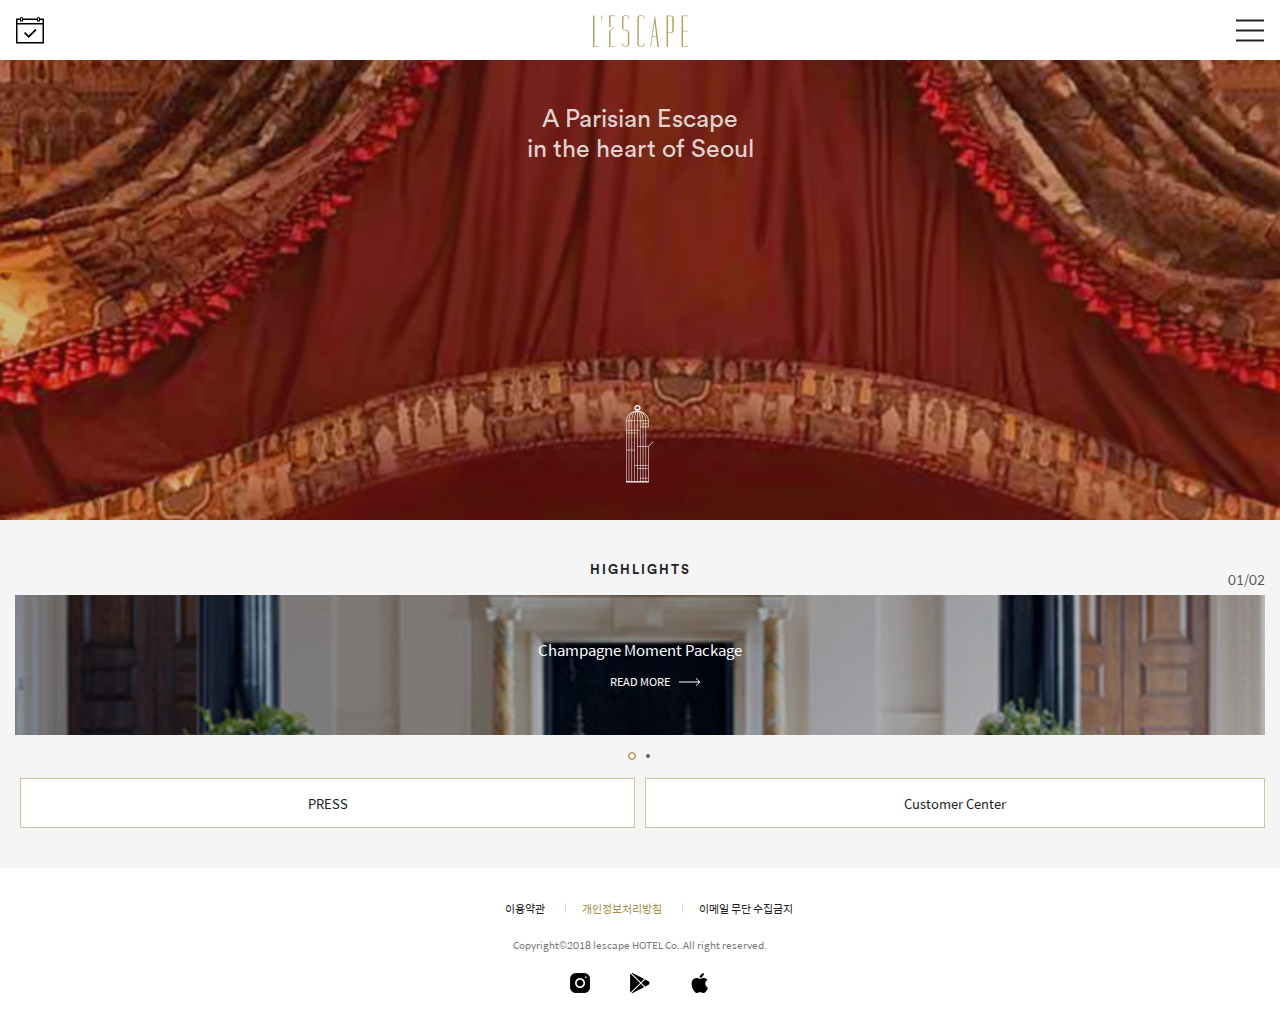
<file: mobile/index.html>
<!doctype html>
<html lang="en">
<head>
<meta charset="utf-8">
<meta http-equiv="Content-Type" content="text/html; charset=utf-8">
<meta name="viewport" content="width=device-width, initial-scale=1.0, maximum-scale=1.0, minimum-scale=1.0, user-scale=no, target-densitydpi=medium-dpi">
<title>LESCAPE</title>
<link rel="stylesheet" href="css/common.css">

<script src="js/jquery-1.8.2.min.js"></script>
<script src="js/jquery.bxslider.min.js"></script>
<script src="js/common.js"></script>
</head>

<body>
<div class="wrapper">
	<div class="header">
		<h2 class="logo">
			<a href="#"><img src="images/layout/logo.png" alt="LESCAPE"></a>
		</h2>
		<a href="#none" class="btn-reservation"><span class="hide">reservation</span></a>
		<button type="button" class="btn-gnb"><span class="hide">gnb</span></button>
	</div>
	<!-- 전체메뉴 레이어 -->
	<div class="gnb-layer">

	</div>

	<div class="container">
		<div class="section main-visual">
			<p>A Parisian Escape <br>in the heart of Seoul</p>
			<span class="scroll"><img src="images/img/img_symbol.png" alt="scroll"></span>
		</div>
		<div class="section">
			<p class="title">Highlights</p>
			<div class="slide-area">
				<div class="slider1">
					<ul class="bxslider">
						<li class="item">
							<div class="img-area img1">
								<div class="inner">
									<p class="tit">Champagne Moment Package</p>
									<a href="#" class="btn-more">READ MORE</a>
								</div>
							</div>
						</li>
						<li class="item">
							<div class="img-area img1">
								<div class="inner">
									<p class="tit">Champagne Moment Package2</p>
									<a href="#" class="btn-more">READ MORE</a>
								</div>
							</div>
						</li>
					</ul>
				</div>
			</div>
			<div class="page-link-area">
				<ul>
					<!-- <li class="left"><a href="#" class="box">NEWS LETTER 구독</a></li> -->
					<li class="right"><a href="#" class="box">PRESS</a></li>
					<li class="right"><a href="#" class="box">Customer Center</a>
					</li>
				</ul>
			</div>
		</div>
	</div>

	<div class="footer">
		<ul class="link-area">
			<li><a href="#">이용약관</a></li>
			<li><a href="#" class="fColor1">개인정보처리방침</a></li>
			<li><a href="#">이메일 무단 수집금지</a></li>
		</ul>
		<p class="copyright">Copyright©2018 lescape HOTEL Co..All right reserved.</p>
		<div class="util">
			<a href="#" class="insta"><span>instagram</span></a>
			<a href="#" class="android"><span>android</span></a>
			<a href="#" class="ios"><span>ios</span></a>
		</div>
		<button type="button" class="btn btn-top">TOP</button>
	</div>
</div>
</body>
</html>
</file>
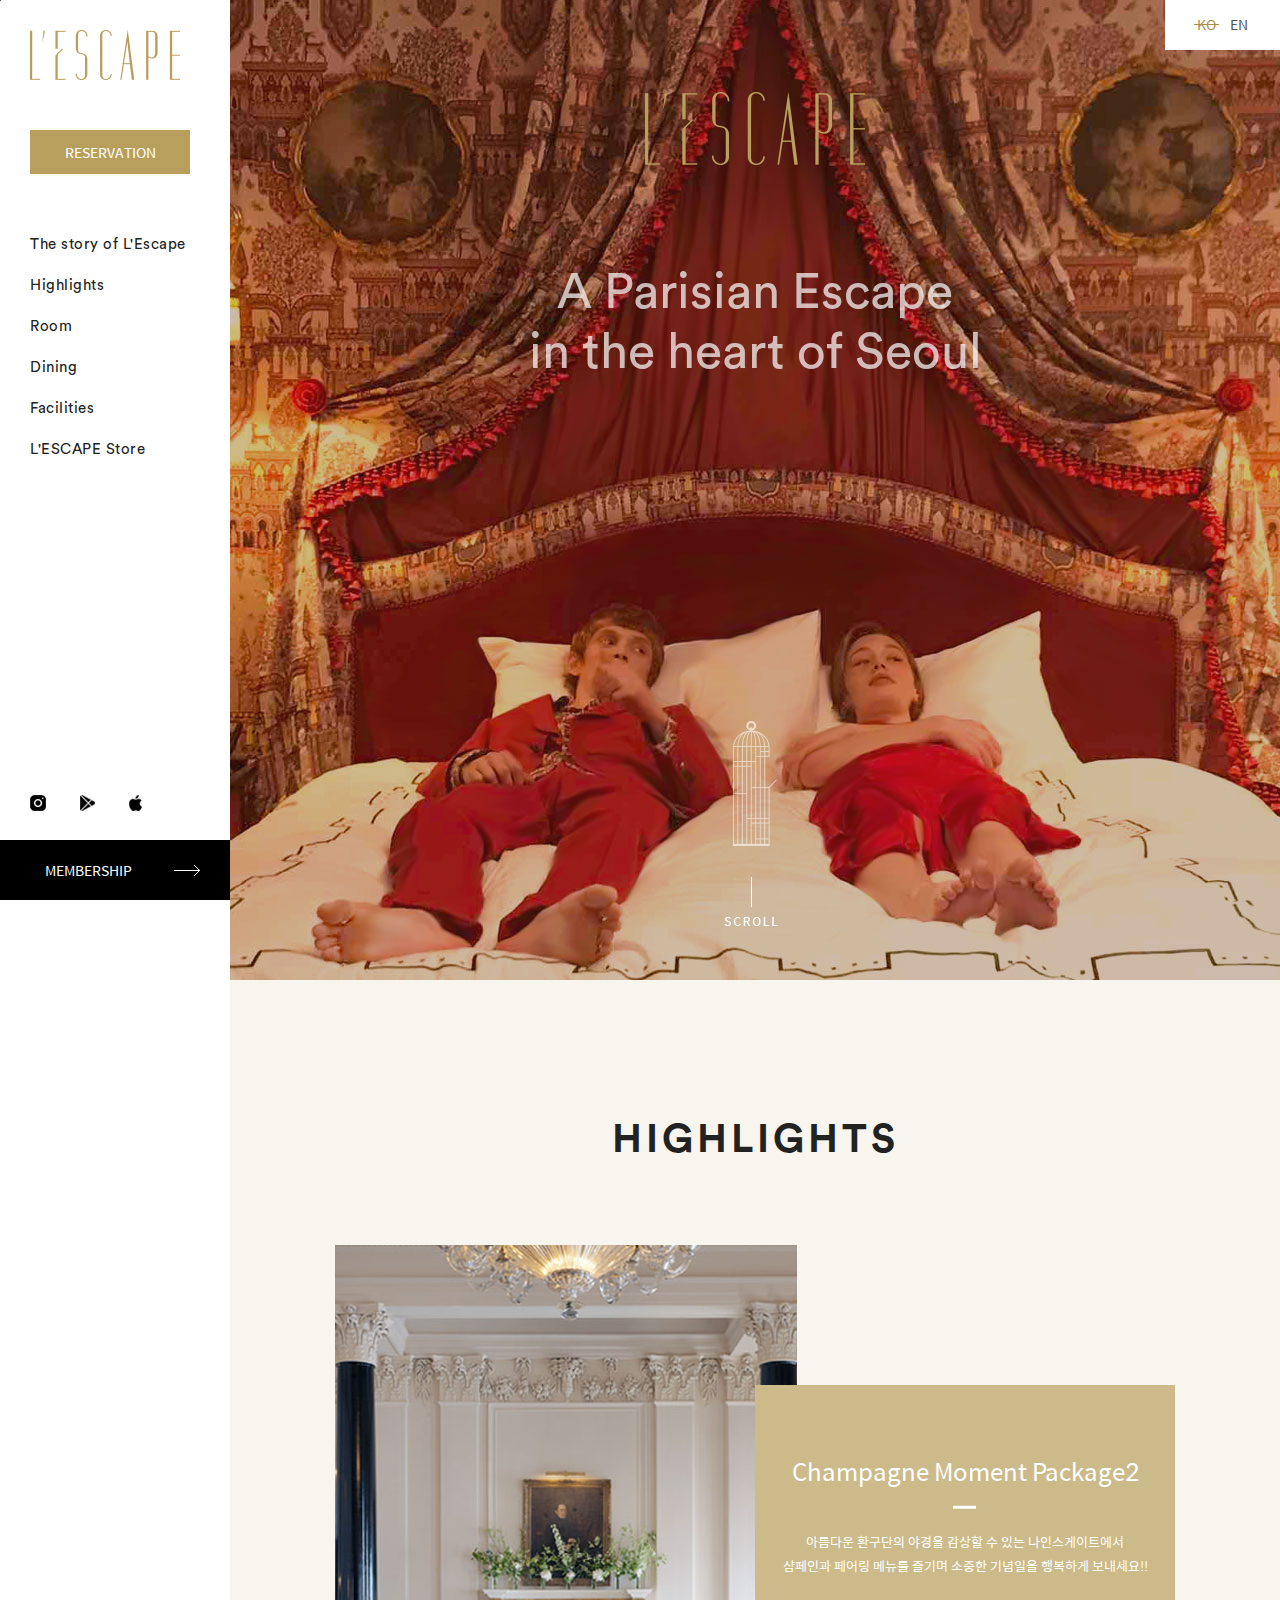
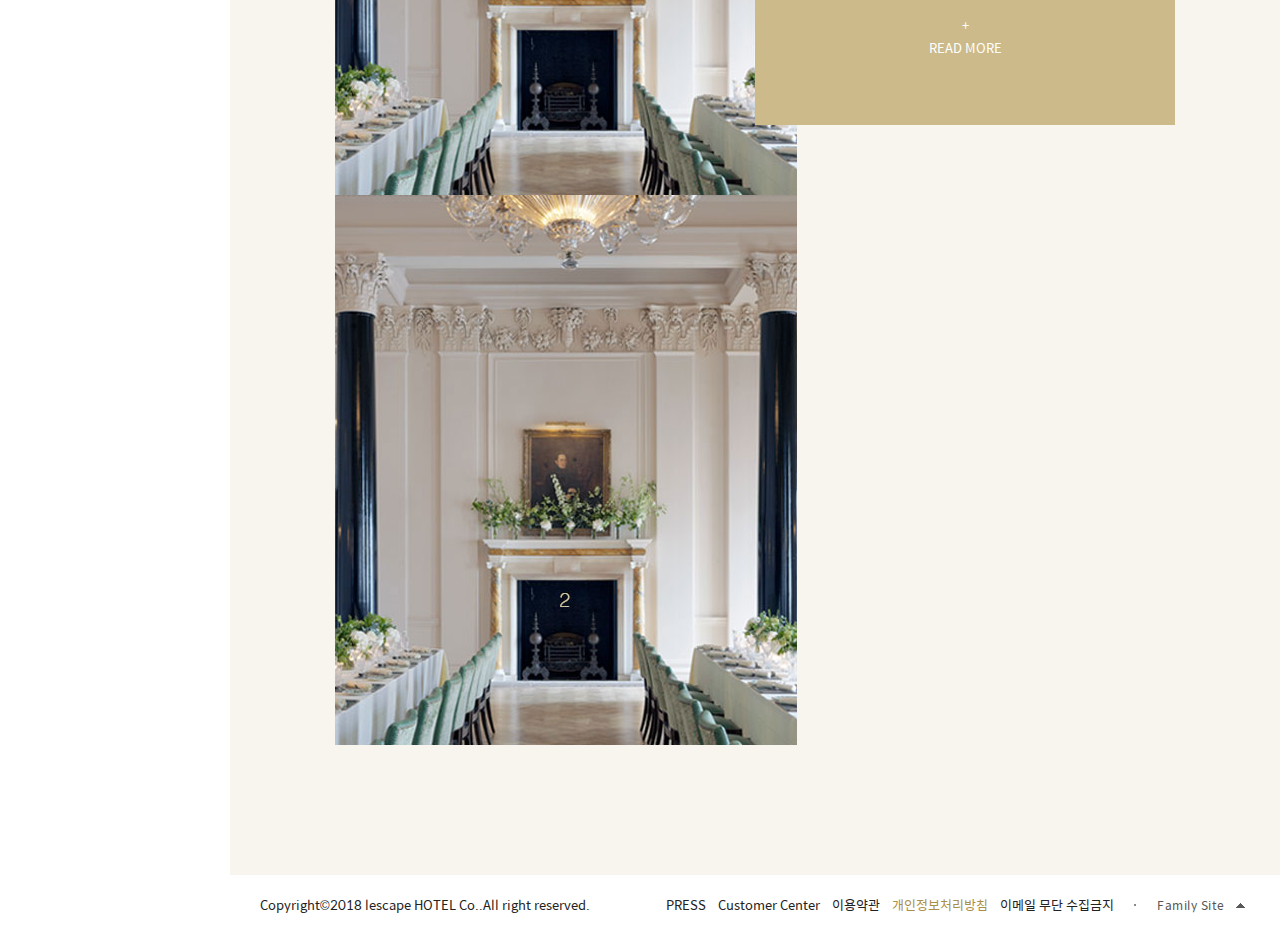
<file: pc/index.html>
<!doctype html>
<html lang="en">
<head>
	<meta charset="utf-8">
	<meta http-equiv='X-UA-Compatible' content='IE=edge,chrome=1'>
	<title>LESCAPE</title>
	<link rel="stylesheet" type="text/css" href="css/common.css">

	<script src="js/jquery-1.8.2.min.js"></script>
	<script src="js/jquery.bxslider.min.js"></script>
	<script src="js/common.js"></script>
</head>

<body>
<div id="skipNav"><a href="#contents">Skip to the menu / 본문가기</a></div>
<div class="wrapper">
	<div class="header">
		<div class="top">
			<h1 class="logo">
				<a href="#"><img src="images/layout/logo.png" alt="LESCAPE"></a>
			</h1>
			<ul class="header-link">
				<li><a href="#">Login</a></li>
				<li><a href="#">Membership</a></li>
			</ul>
			<a href="#" class="btn-reservation">RESERVATION</a>
		</div>
		<div class="gnb">
			<ul class="depth1">
				<li>
					<a href="#" class="depth1-title">The story of L'Escape</a>
					<div class="depth2">
						<ul>
							<li><a href="#">concept</a></li>
							<li><a href="#">Map</a></li>
							<li><a href="#">Creative Partnership</a></li>
						</ul>
					</div>
				</li>
				<li>
					<a href="#" class="depth1-title">Highlights</a>
					<div class="depth2">
						<ul>
							<li><a href="#">Package</a></li>
							<li><a href="#">Event</a></li>
							<li><a href="#">Services &amp; Amenities</a></li>
						</ul>
					</div>
				</li>
				<li>
					<a href="#" class="depth1-title">Room</a>
					<div class="depth2">
						<ul>
							<li><a href="#">Standard</a></li>
							<li><a href="#">Suite</a></li>
							<li><a href="#">Services &amp; Amenities</a></li>
						</ul>
					</div>
				</li>
				<li>
					<a href="#" class="depth1-title">Dining</a>
					<div class="depth2">
						<ul>
							<li><a href="#">PALAIS DE CHINE</a></li>
							<li><a href="#">Le Salon by maison M'O</a></li>
							<li><a href="#">L'AMANT SECRET</a></li>
							<li><a href="#">Marque d;Amour</a></li>
						</ul>
					</div>
				</li>
				<li>
					<a href="#" class="depth1-title">Facilities</a>
					<div class="depth2">
						<ul>
							<li><a href="#">Spa &amp; Fitness</a></li>
							<li><a href="#">Library</a></li>
							<li><a href="#">Hell Cafe</a></li>
							<li><a href="#">Event room</a></li>
						</ul>
					</div>
				</li>
				<li>
					<a href="#" class="depth1-title">L'ESCAPE Store</a>
					<div class="depth2">
						<ul>
							<li><a href="#">판매상품 리스트</a></li>
							<li><a href="#">e Catalogue</a></li>
						</ul>
					</div>
				</li>
			</ul>
		</div>
		<div class="bottom">
			<div class="util">
				<a href="#" class="insta"><span>instagram</span></a>
				<a href="#" class="android"><span>android</span></a>
				<a href="#" class="ios"><span>ios</span></a>
			</div>
			<!-- <button type="button" class="btn-newsletter">NEWS LETTER 구독</button> -->
			<a href="#none" class="btn-membership">MEMBERSHIP</a> <!--1차오픈용-->
		</div>
		<div class="newsletter-layer">
			<div class="inner">
				<button type="button" class="btn-cancel">취소</button>
				<div class="cont">
					<div class="input-area">
						<input type="text" placeholder="성함">
						<input type="email" placeholder="이메일">
					</div>
					<div class="interest-area">
						<p>관심분야</p>
						<ul class="form-list check-wrap">
							<li class="all"><label><input type="checkbox" class="styled1">All</label></li>
							<li class="check"><label><input type="checkbox" class="styled1">ROOM</label></li>
							<li class="check"><label><input type="checkbox" class="styled1">FOOD</label></li>
						</ul>
					</div>
				</div>
			</div>
		</div>
	</div>

	<div class="container" id="contents">
		<div class="section main-visual">
			<div class="language">
				<a class="on" href="#">KO</a>
				<a href="#">EN</a>
			</div>
			<h2 class="logo">
				<a href="#"><img src="images/layout/logo_visual.png" alt="LESCAPE"></a>
			</h2>
			<p>A Parisian Escape <br>in the heart of Seoul</p>
			<!-- <p>Welcome to L’Escape – where romance is rekindled and reimagined.</p> -->
			<span class="scroll"><img src="images/img/img_scroll.png" alt="scroll"></span>
		</div>
		<div class="section">
			<p class="title">Highlights</p>
			<div class="slide-area">
				<div class="slider1">
					<ul class="bxslider">
						<li class="item">
							<div class="img-area img1">
								<span class="hide">visual</span>
							</div>
							<div class="txt-area">
								<div class="inner">
									<p class="tit">Champagne Moment Package</p>
									<p class="cont">
										아름다운 환구단의 야경을 감상할 수 있는 나인스게이트에서<br>샴페인과 페어링 메뉴를 즐기며 소중한 기념일을 행복하게 보내세요.
									</p>
									<a href="#" class="btn-more">READ MORE</a>
								</div>
							</div>
						</li>
						<li class="item">
							<div class="img-area img2">
								<span class="hide">visual</span>
							</div>
							<div class="txt-area">
								<div class="inner">
									<p class="tit">Champagne Moment Package2</p>
									<p class="cont">
										아름다운 환구단의 야경을 감상할 수 있는 나인스게이트에서<br>샴페인과 페어링 메뉴를 즐기며 소중한 기념일을 행복하게 보내세요!!
									</p>
									<a href="#" class="btn-more">READ MORE</a>
								</div>
							</div>
						</li>
					</ul>
				</div>
			</div>
		</div>
	</div>
	<div class="footer">
		<p class="copyright">Copyright©2018 lescape HOTEL Co..All right reserved.</p>
		<ul class="link-area">
			<li><a href="#">PRESS</a></li>
			<li><a href="#">Customer Center </a></li>
			<li><a href="#">이용약관</a></li>
			<li><a href="#" class="fColor1">개인정보처리방침</a></li>
			<li><a href="#">이메일 무단 수집금지</a></li>
		</ul>
		<div class="family-site">
			<button type="button" class="btn-family"><span>Family Site</span></button>
			<ul class="family">
				<li><a href="#">신세계백화점</a></li>
				<li><a href="#">이마트</a></li>
				<li><a href="#">조선호텔</a></li>
				<li><a href="#">신세계트레이더스</a></li>
				<li><a href="#">스타벅스커피 코리아</a></li>
			</ul>
		</div>
	</div>
</div>
</body>
</html>
</file>
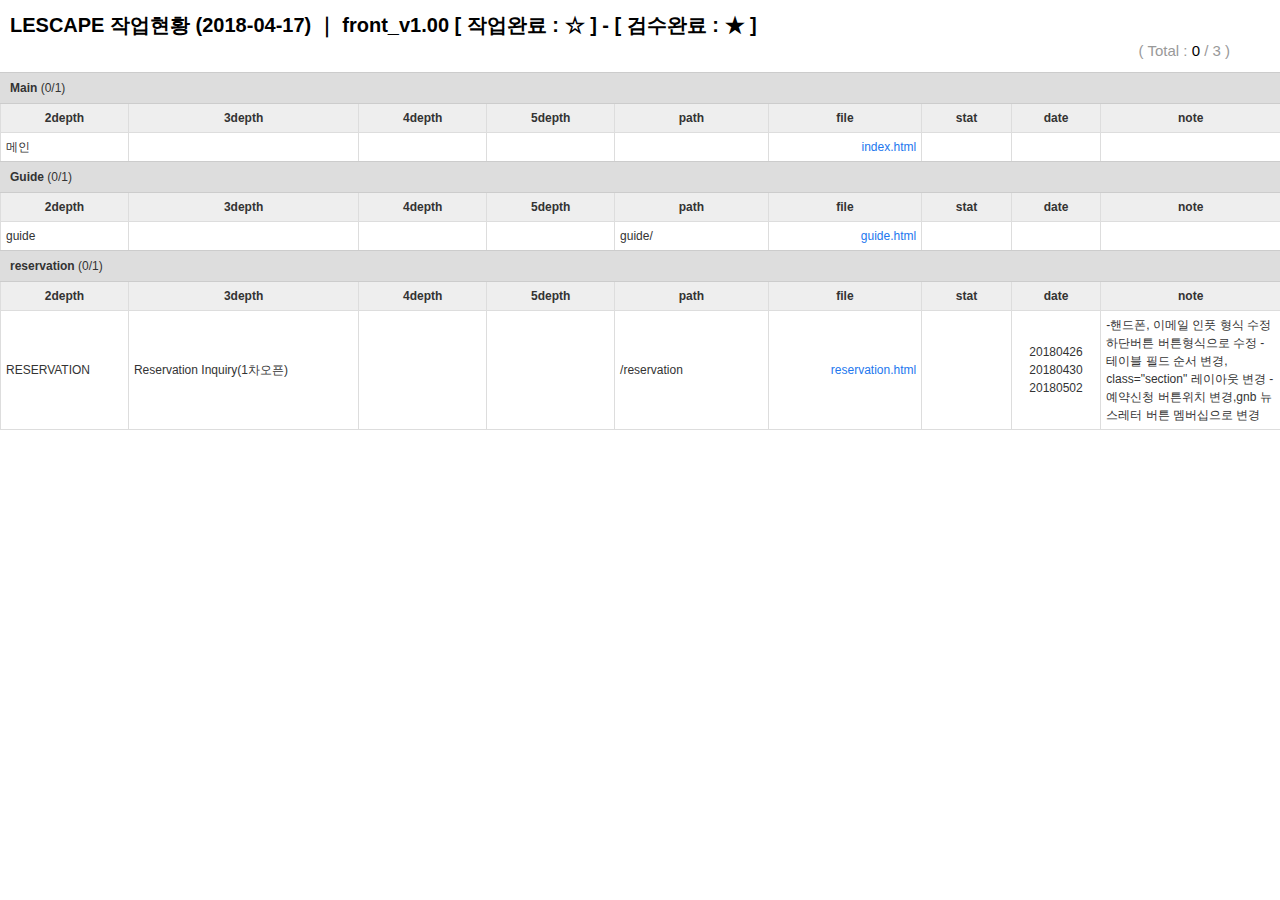
<file: pc/status.html>
<!doctype html>
<html lang="en">
<head>
	<meta charset="utf-8">
	<meta name="viewport" content="width=device-width, initial-scale=1.0, maximum-scale=1.0, minimum-scale=1.0, user-scale=no, target-densitydpi=medium-dpi">
	<meta http-equiv="X-UA-Compatible" content="IE=edge">
	<title>LESCAPE 작업현황판</title>

	<style type="text/css">
		body,div,h1,h2,th,td {margin:0;padding:0;color:#333;font-size:12px;line-height:1.5;font-family:'돋움',dotum,sans-serif;}
		a {color:#2277ee;text-decoration:none;}
		a:hover,
		a:focus {color:#e92e1a;text-decoration:underline;}
		a:active {text-decoration:underline;}

		.header h1 {margin:10px 10px 0;font-size:20px;color:#000;}

		#total {margin:0 50px 10px 0;color:#999;font-size:15px;text-align:right;}
		#total .comple {color:#000;}

		body {padding-bottom:30px;}

		.section {margin-top:-1px;}
		.title {height:30px;padding:0 10px;border-top:1px solid #ccc;border-bottom:1px solid #ccc;background-color:#ddd;line-height:30px;cursor:pointer;}
		.title span {font-weight:normal;}

		table {width:100%;border-collapse:collapse;border-spacing:0;}
		table tr:hover {background-color:#fafafa;}
		table tr:hover a {color:#e92e1a;}
		table th,
		table td {padding:5px;border-bottom:1px solid #ddd;border-left:1px solid #ddd;}
		table th {background-color:#eee;}
		.date,
		.stat {text-align:center;}
		.right {text-align:right;}
	</style>

	<script type="text/javascript" src="http://ajax.googleapis.com/ajax/libs/jquery/1.9.1/jquery.min.js"></script>
	<script>
		$(window).load(function(){
			/* 작업페이지/전체 페이지 */
			var txtAll = $('.stat').text().length;
			$('#total .total').text($('tbody tr').length);
			$('#total .comple').text(txtAll);

			/* 작업페이지/섹션별 페이지 */
			$('.section').each(function(){
				var txtIdx = $(this).find('.stat').text().length;
				var txtLengs = $(this).find('tbody tr').length;
				$(this).find('.title').append(' <span>(' + txtIdx + '/' + txtLengs + ')</span>');
			});

			/* Toggle */
			$('.title').click(function(){
				$(this).parent().find('.content').slideToggle(200);
			});
		});
	</script>
</head>

<body>
<div class="header">
	<h1>LESCAPE 작업현황 (2018-04-17) ｜ front_v1.00 [ 작업완료 : ☆ ] - [ 검수완료 : ★ ]</h1>
</div>

<div id="total">( Total : <span class="comple"></span> / <span class="total"></span> )</div>

<div class="section">
	<h2 class="title">Main</h2>
	<div class="content">
		<table>
			<colgroup>
				<col style="width:10%;">
				<col style="width:18%;">
				<col style="width:10%;">
				<col style="width:10%;">
				<col style="width:12%;">
				<col style="width:12%;">
				<col style="width:7%;">
				<col style="width:7%;">
				<col style="width:14%;">
			</colgroup>
			<thead>
				<tr>
					<th scope="col">2depth</th>
					<th scope="col">3depth</th>
					<th scope="col">4depth</th>
					<th scope="col">5depth</th>
					<th scope="col">path</th>
					<th scope="col">file</th>
					<th scope="col">stat</th>
					<th scope="col">date</th>
					<th scope="col">note</th>
				</tr>
			</thead>
			<tbody>
				<tr>
					<td>메인</td>
					<td></td>
					<td></td>
					<td></td>
					<td></td>
					<td class="right"><a target="_blank" href="index.html">index.html</a></td>
					<td class="stat"></td>
					<td class="date"></td>
					<td></td>
				</tr>
			</tbody>
		</table>
	</div>
</div><!-- /.section -->

<div class="section">
	<h2 class="title">Guide</h2>
	<div class="content">
		<table>
			<colgroup>
				<col style="width:10%;">
				<col style="width:18%;">
				<col style="width:10%;">
				<col style="width:10%;">
				<col style="width:12%;">
				<col style="width:12%;">
				<col style="width:7%;">
				<col style="width:7%;">
				<col style="width:14%;">
			</colgroup>
			<thead>
				<tr>
					<th scope="col">2depth</th>
					<th scope="col">3depth</th>
					<th scope="col">4depth</th>
					<th scope="col">5depth</th>
					<th scope="col">path</th>
					<th scope="col">file</th>
					<th scope="col">stat</th>
					<th scope="col">date</th>
					<th scope="col">note</th>
				</tr>
			</thead>
			<tbody>
				<tr>
					<td>guide</td>
					<td></td>
					<td></td>
					<td></td>
					<td>guide/</td>
					<td class="right"><a target="_blank" href="guide/guide.html">guide.html</a></td>
					<td class="stat"></td>
					<td class="date"></td>
					<td></td>
				</tr>
			</tbody>
		</table>
	</div>
</div><!-- /.section -->

<div class="section">
	<h2 class="title">reservation</h2>
	<div class="content">
		<table>
			<colgroup>
				<col style="width:10%;">
				<col style="width:18%;">
				<col style="width:10%;">
				<col style="width:10%;">
				<col style="width:12%;">
				<col style="width:12%;">
				<col style="width:7%;">
				<col style="width:7%;">
				<col style="width:14%;">
			</colgroup>
			<thead>
				<tr>
					<th scope="col">2depth</th>
					<th scope="col">3depth</th>
					<th scope="col">4depth</th>
					<th scope="col">5depth</th>
					<th scope="col">path</th>
					<th scope="col">file</th>
					<th scope="col">stat</th>
					<th scope="col">date</th>
					<th scope="col">note</th>
				</tr>
			</thead>
			<tbody>
				<tr>
					<td>RESERVATION</td>
					<td>Reservation Inquiry(1차오픈)</td>
					<td></td>
					<td></td>
					<td>/reservation</td>
					<td class="right"><a target="_blank" href="reservation/reservation.html">reservation.html</a></td>
					<td class="stat"></td>
					<td class="date">
						20180426<br>
						20180430<br>
						20180502
					</td>
					<td>
						-핸드폰, 이메일 인풋 형식 수정
						 하단버튼 버튼형식으로 수정
						-테이블 필드 순서 변경, class="section" 레이아웃 변경
						-예약신청 버튼위치 변경,gnb 뉴스레터 버튼 멤버십으로 변경
					</td>
				</tr>
			</tbody>
		</table>
	</div>
</div><!-- /.section -->
</body>
</html>
</file>
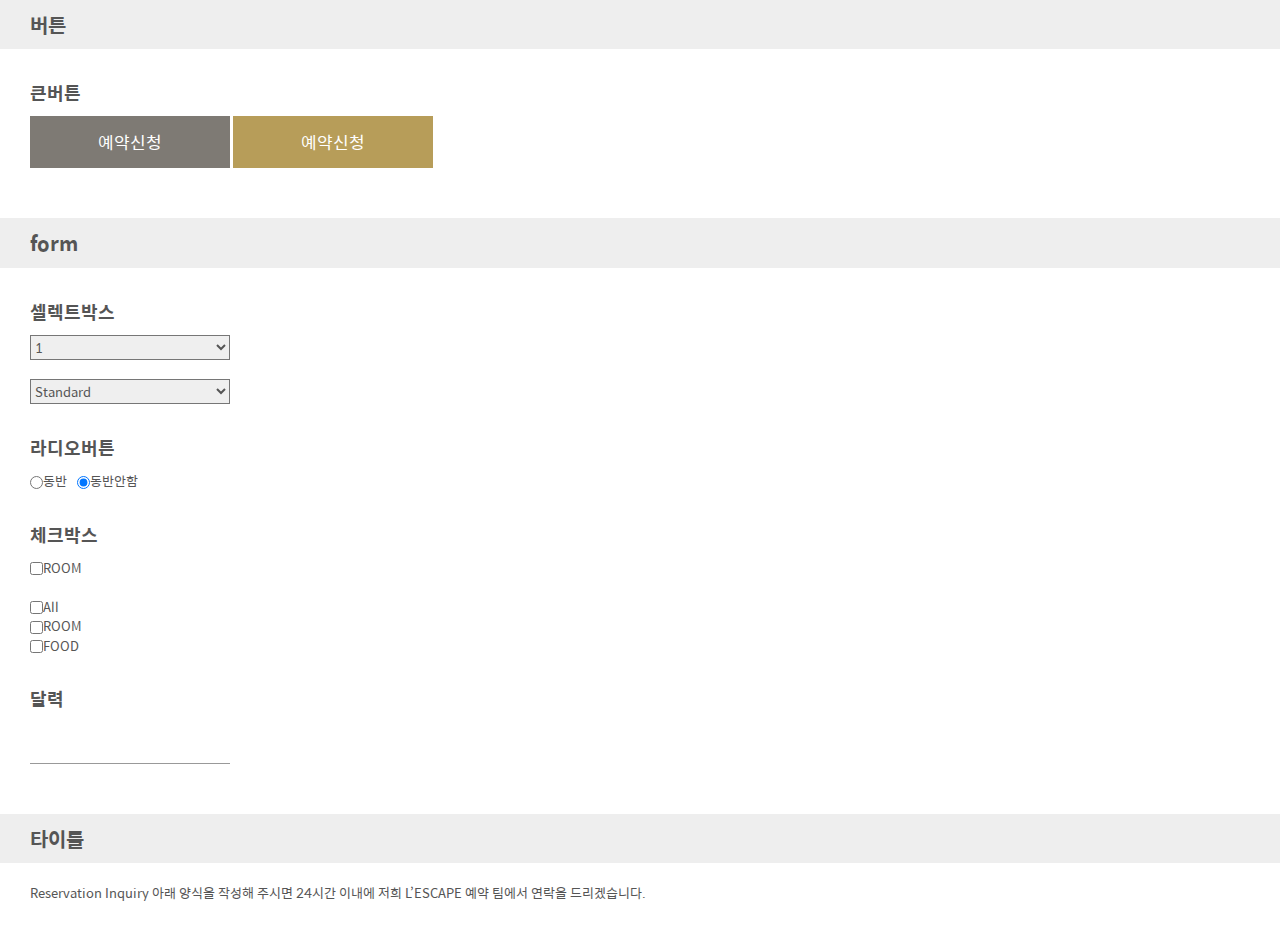
<file: mobile/guide/guide.html>
<!doctype html>
<html lang="ko">
<head>
<meta charset="utf-8">
<meta name="viewport" content="width=device-width, initial-scale=1.0, maximum-scale=1.0, minimum-scale=1.0, user-scale=no, target-densitydpi=medium-dpi">
<title>LESCAPE</title>
<link rel="stylesheet" type="text/css" href="../css/common.css">

<style>
body {padding:0 30px 30px;}
@media only screen and (max-width: 800px) {
	body {padding:0 5px 30px;}
}
h2 {
	margin:50px -30px 20px;
	padding:10px 30px;
	background-color:#eee;
}
h2:first-child {margin-top:0;}
h3 {
	margin-bottom: 10px;
	margin-top: 30px;
	font-size: 18px;

}
</style>

<script src="../js/jquery-1.8.2.min.js"></script>
<script src="../js/jquery-ui-1.9.2.custom.min.js"></script>
<script src="../js/common.js"></script>
</head>

<body>
<!----------------------------------------------------------------------------------------------------------------------->
<h2>버튼</h2>
<!----------------------------------------------------------------------------------------------------------------------->
<h3>큰버튼</h3>
<a href="#" class="btn-text btn-gray"><span>예약신청</span></a>
<a href="#" class="btn-text btn-gold"><span>예약신청</span></a>



<!----------------------------------------------------------------------------------------------------------------------->
<h2>form</h2>
<!----------------------------------------------------------------------------------------------------------------------->
<h3>셀렉트박스</h3>
<select class="styled1" style="width:200px;">
	<option>1</option>
	<option>2</option>
</select>
<br><br>
<!--셀렉트 옵션이 많을경우  -->
<select class="styled1 scroll" style="width:200px;">
	<option>Standard</option>
	<option>Royal Suite</option>
	<option>Standard</option>
	<option>Royal Suite</option>
	<option>Standard</option>
	<option>Royal Suite</option>
	<option>Standard</option>
	<option>Royal Suite</option>
	<option>Standard</option>
	<option>Royal Suite</option>
	<option>Standard</option>
	<option>Royal Suite</option>
	<option>Standard</option>
	<option>Royal Suite</option>
	<option>Standard</option>
	<option>Royal Suite</option>
	<option>Standard</option>
	<option>Royal Suite</option>
	<option>Standard</option>
	<option>Royal Suite</option>
	<option>Standard</option>
	<option>Royal Suite</option>
	<option>Standard</option>
	<option>Royal Suite</option>
	<option>Standard</option>
	<option>Royal Suite</option>
	<option>Standard</option>
	<option>Royal Suite</option>
	<option>Standard</option>
	<option>Royal Suite</option>
	<option>Standard</option>
	<option>Royal Suite</option>
</select>

<h3>라디오버튼</h3>
<ul class="form-list inline">
	<li><label><input type="radio" name="radio01" class="styled1">동반</label></li>
	<li><label><input type="radio" name="radio01" class="styled1" checked>동반안함</label></li>
	<!-- <li><label><input type="radio" name="radio01" class="styled1" disabled>동반안함</label></li> -->
</ul>

<h3>체크박스</h3>
<label><input type="checkbox" class="styled1">ROOM</label>
<br><br>

<!--전체선택  -->
<ul class="form-list check-wrap">
	<li class="all"><label><input type="checkbox" class="styled1">All</label></li>
	<li class="check"><label><input type="checkbox" class="styled1">ROOM</label></li>
	<li class="check"><label><input type="checkbox" class="styled1">FOOD</label></li>
</ul>


<h3>달력</h3>


<div class="date-text" style="width:200px">
	<div class="btn-calendar"><input type="text" readonly></div>
	<div class="calendar-layer">
		<div class="datepicker"></div>
	</div>
</div>

<!----------------------------------------------------------------------------------------------------------------------->
<h2>타이틀</h2>
<!----------------------------------------------------------------------------------------------------------------------->
<!-- 서브페이지 상단  -->
<div class="section">
	<p class="title">
		Reservation Inquiry
		<span>아래 양식을 작성해 주시면 24시간 이내에 저희 L’ESCAPE 예약 팀에서 연락을 드리겠습니다.</span>
	</p>
</div>


</body>
</html>
</file>
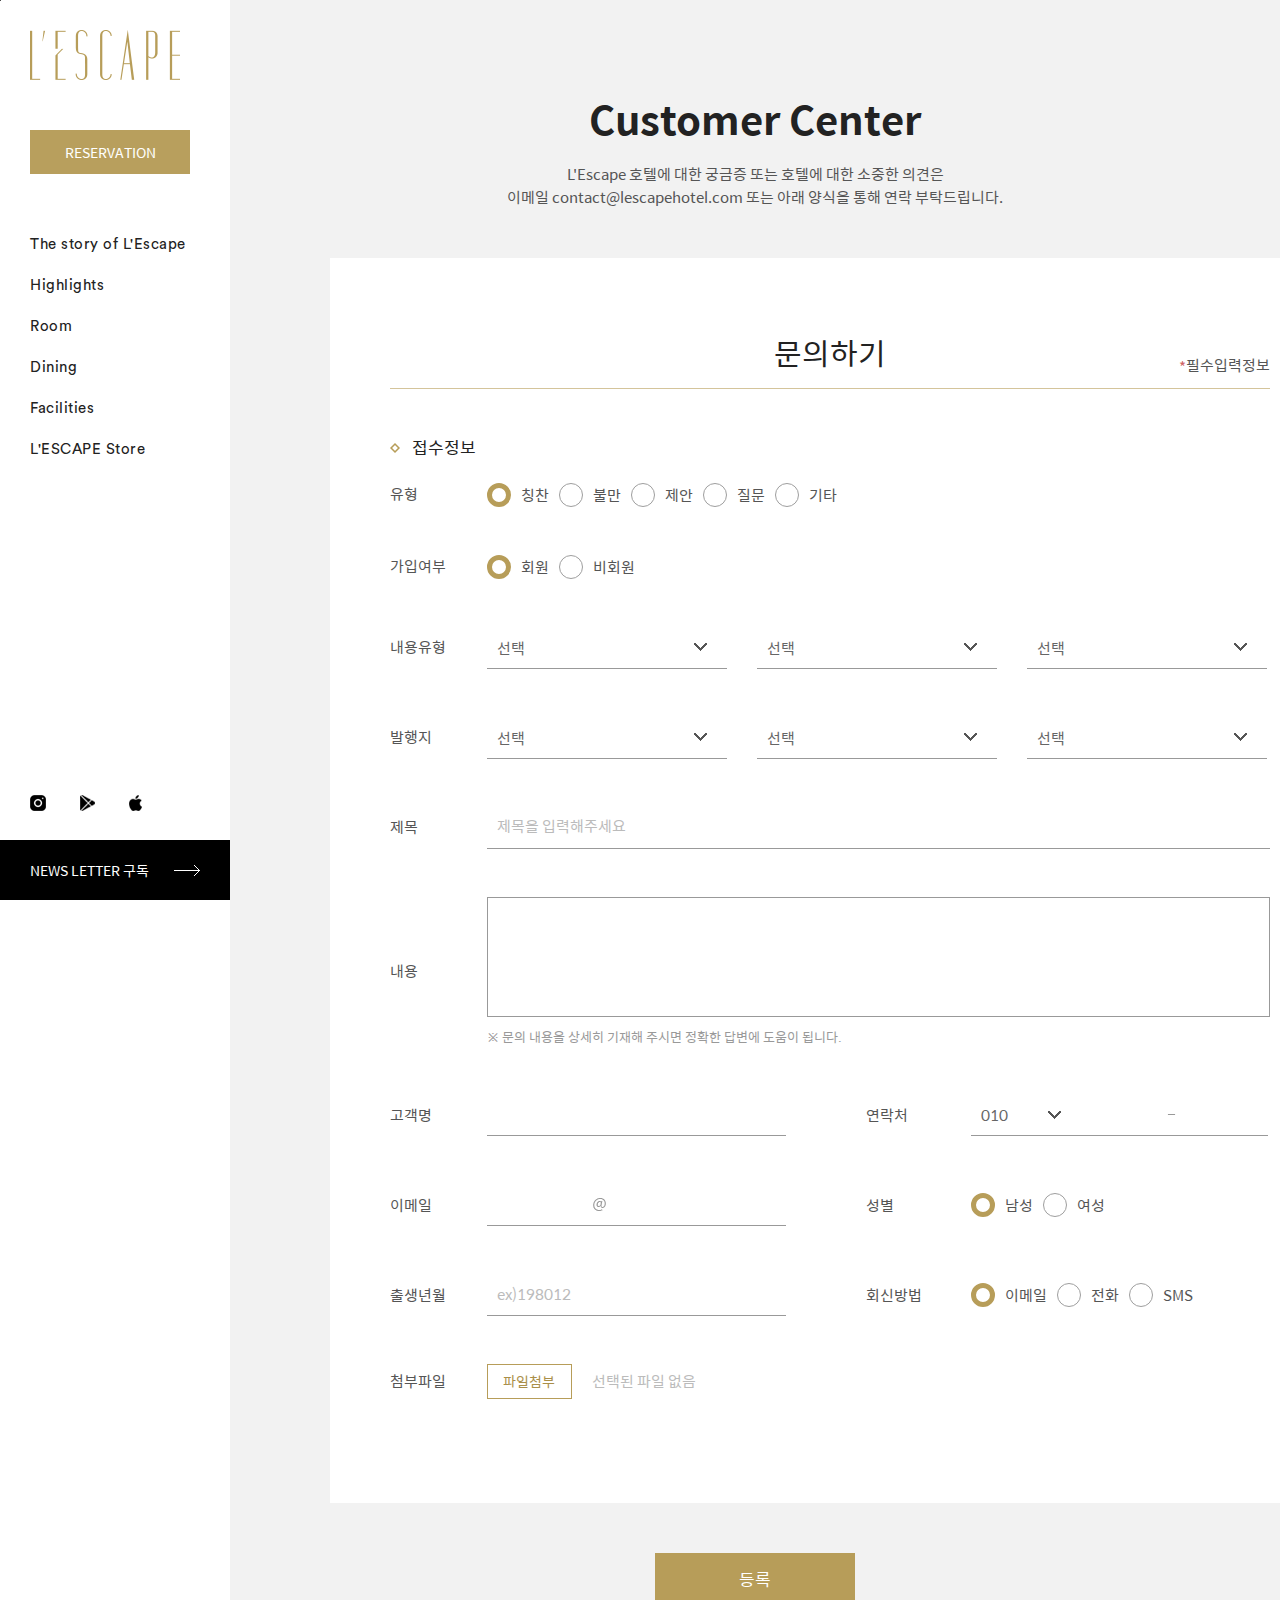
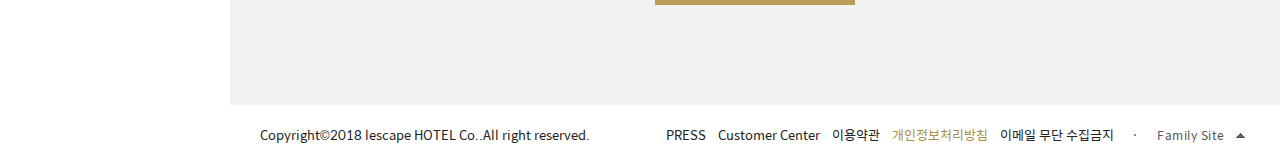
<file: pc/customer/CustomerCenter.html>
<!doctype html>
<html lang="en">
<head>
	<meta charset="utf-8">
	<meta http-equiv='X-UA-Compatible' content='IE=edge,chrome=1'>
	<title>LESCAPE</title>
	<link rel="stylesheet" type="text/css" href="../css/common.css">

	<script src="../js/jquery-1.8.2.min.js"></script>
	<script src="../js/jquery-ui-1.9.2.custom.min.js"></script>
	<script src="../js/pluginset.js"></script>
	<script src="../js/common.js"></script>
</head>

<body>
<div id="skipNav"><a href="#contents">Skip to the menu / 본문가기</a></div>
<div class="wrapper">
	<div class="header">
		<div class="top">
			<h1 class="logo">
				<a href="#"><img src="../images/layout/logo.png" alt="LESCAPE"></a>
			</h1>
			<ul class="header-link">
				<li><a href="#">Login</a></li>
				<li><a href="#">Membership</a></li>
			</ul>
			<a href="#" class="btn-reservation">RESERVATION</a>
		</div>
		<div class="gnb">
			<ul class="depth1">
				<li>
					<a href="#" class="depth1-title">The story of L'Escape</a>
					<div class="depth2">
						<ul>
							<li><a href="#">concept</a></li>
							<li><a href="#">Map</a></li>
							<li><a href="#">Creative Partnership</a></li>
						</ul>
					</div>
				</li>
				<li>
					<a href="#" class="depth1-title">Highlights</a>
					<div class="depth2">
						<ul>
							<li><a href="#">Package</a></li>
							<li><a href="#">Event</a></li>
							<li><a href="#">Services &amp; Amenities</a></li>
						</ul>
					</div>
				</li>
				<li>
					<a href="#" class="depth1-title">Room</a>
					<div class="depth2">
						<ul>
							<li><a href="#">Standard</a></li>
							<li><a href="#">Suite</a></li>
							<li><a href="#">Services &amp; Amenities</a></li>
						</ul>
					</div>
				</li>
				<li>
					<a href="#" class="depth1-title">Dining</a>
					<div class="depth2">
						<ul>
							<li><a href="#">PALAIS DE CHINE</a></li>
							<li><a href="#">Le Salon by maison M'O</a></li>
							<li><a href="#">L'AMANT SECRET</a></li>
							<li><a href="#">Marque d;Amour</a></li>
						</ul>
					</div>
				</li>
				<li>
					<a href="#" class="depth1-title">Facilities</a>
					<div class="depth2">
						<ul>
							<li><a href="#">Spa &amp; Fitness</a></li>
							<li><a href="#">Library</a></li>
							<li><a href="#">Hell Cafe</a></li>
							<li><a href="#">Event room</a></li>
						</ul>
					</div>
				</li>
				<li>
					<a href="#" class="depth1-title">L'ESCAPE Store</a>
					<div class="depth2">
						<ul>
							<li><a href="#">판매상품 리스트</a></li>
							<li><a href="#">e Catalogue</a></li>
						</ul>
					</div>
				</li>
			</ul>
		</div>
		<div class="bottom">
			<div class="util">
				<a href="#" class="insta"><span>instagram</span></a>
				<a href="#" class="android"><span>android</span></a>
				<a href="#" class="ios"><span>ios</span></a>
			</div>
			<button type="button" class="btn-newsletter">NEWS LETTER 구독</button>
		</div>
		<div class="newsletter-layer">
			<div class="inner">
				<button type="button" class="btn-cancel">취소</button>
				<div class="cont">
					<div class="input-area">
						<input type="text" placeholder="성함">
						<input type="email" placeholder="이메일">
					</div>
					<div class="interest-area">
						<p>관심분야</p>
						<ul class="form-list check-wrap">
							<li class="all"><label><input type="checkbox" class="styled1">All</label></li>
							<li class="check"><label><input type="checkbox" class="styled1">ROOM</label></li>
							<li class="check"><label><input type="checkbox" class="styled1">FOOD</label></li>
						</ul>
					</div>
				</div>
			</div>
		</div>
	</div>

	<div class="container" id="contents">
		<div class="section customer">
			<p class="title02">
				Customer Center
				<span>
					L'Escape 호텔에 대한 궁금증 또는 호텔에 대한 소중한 의견은<br>
					이메일 contact@lescapehotel.com 또는 아래 양식을 통해 연락 부탁드립니다.
				</span>
			</p>
			<div class="content">
				<div class="white-wrap">
					<div class="float-area">
						<p class="sub-tit">문의하기</p>
						<span class="f-style2 right"><em class="required">*</em>필수입력정보</span>
					</div>

					<span class="bullet1">접수정보</span>
					<div class="board-write1">
						<table>
							<colgroup>
								<col style="width:11%">
								<col style="width:34%">
								<col style="width:21%">
								<col style="width:34%">
							</colgroup>
							<tbody>
								<tr>
									<th scope="row">유형</th>
									<td colspan="3">
										<ul class="form-list inline">
											<li><label><input type="radio" name="radio01" class="styled1" checked>칭찬</label></li>
											<li><label><input type="radio" name="radio01" class="styled1">불만</label></li>
											<li><label><input type="radio" name="radio01" class="styled1">제안</label></li>
											<li><label><input type="radio" name="radio01" class="styled1">질문</label></li>
											<li><label><input type="radio" name="radio01" class="styled1">기타</label></li>
										</ul>
									</td>
								</tr>
								<tr>
									<th scope="row">가입여부</th>
									<td colspan="3">
										<ul class="form-list inline">
											<li><label><input type="radio" name="radio02" class="styled1" checked>회원</label></li>
											<li><label><input type="radio" name="radio02" class="styled1">비회원</label></li>
										</ul>
									</td>
								</tr>
								<tr>
									<th scope="row">내용유형</th>
									<td colspan="3">
										<div class="float-area select">
											<select class="styled1 f-item" style="width:240px;">
												<option>선택</option>
											</select>
											<select class="styled1 f-item" style="width:240px;">
												<option>선택</option>
											</select>
											<select class="styled1 f-item" style="width:240px;">
												<option>선택</option>
											</select>
										</div>
									</td>
								</tr>
								<tr>
									<th scope="row">발행지</th>
									<td colspan="3">
										<div class="float-area select">
											<select class="styled1 f-item" style="width:240px;">
												<option>선택</option>
											</select>
											<select class="styled1 f-item" style="width:240px;">
												<option>선택</option>
											</select>
											<select class="styled1 f-item" style="width:240px;">
												<option>선택</option>
											</select>
										</div>
									</td>
								</tr>
								<tr>
									<th scope="row"><label for="text01">제목</label></th>
									<td colspan="3">
										<div class="float-area">
											<input type="text" placeholder="제목을 입력해주세요" id="text01">
										</div>
									</td>
								</tr>
								<tr>
									<th scope="row">내용</th>
									<td colspan="3">
										<div class="text-wrap">
											<textarea></textarea>
										</div>
										<span class="f-style1">※ 문의 내용을 상세히 기재해 주시면 정확한 답변에 도움이 됩니다.</span>
									</td>
								</tr>
								<tr>
									<th scope="row"><label for="text02">고객명</label></th>
									<td>
										<input type="text" id="text02">
									</td>
									<th scope="row" class="txtc">연락처</th>
									<td>
										<div class="float-area">
											<select class="styled1 f-item" style="width:110px;">
												<option>010</option>
												<option>011</option>
												<option>017</option>
											</select>
											<input type="number" class="f-item dash" style="width:95px">
											<input type="number" class="f-item" style="width:92px">
										</div>
									</td>
								</tr>
								<tr>
									<th scope="row">이메일</th>
									<td>
										<div class="float-area">
											<input type="text" class="f-item email" style="width:40%">
											<input type="text" class="f-item" style="width:60%">
										</div>
									</td>
									<th scope="row" class="txtc">성별</th>
									<td>
										<ul class="form-list inline">
											<li><label><input type="radio" name="radio03" class="styled1" checked>남성</label></li>
											<li><label><input type="radio" name="radio03" class="styled1">여성</label></li>
										</ul>
									</td>
								</tr>
								<tr>
									<th scope="row"><label for="text03">출생년월</label></th>
									<td>
										<input type="text" placeholder="ex)198012" id="text03">
									</td>
									<th scope="row" class="txtc">회신방법</th>
									<td colspan="3">
										<ul class="form-list inline">
											<li><label><input type="radio" name="radio04" class="styled1" checked>이메일</label></li>
											<li><label><input type="radio" name="radio04" class="styled1">전화</label></li>
											<li><label><input type="radio" name="radio04" class="styled1">SMS</label></li>
										</ul>
									</td>
								</tr>
								<tr>
									<th scope="row">첨부파일</th>
									<td colspan="3">
										<div class="input-file">
											<div class="inner">
												<input type="text" placeholder="선택된 파일 없음" readonly>
												<button type="button" class="btn-file">파일첨부</button>
												<input type="file">
											</div>
										</div>
									</td>
								</tr>
							</tbody>
						</table>

					</div>
				</div>
				<div class="btn-area alignC">
					<button type="button" class="btn-text btn-gold"><span>등록</span></button>
				</div>
			</div>
		</div>
	</div>
	<div class="footer">
		<p class="copyright">Copyright©2018 lescape HOTEL Co..All right reserved.</p>
		<ul class="link-area">
			<li><a href="#">PRESS</a></li>
			<li><a href="#">Customer Center </a></li>
			<li><a href="#">이용약관</a></li>
			<li><a href="#" class="fColor1">개인정보처리방침</a></li>
			<li><a href="#">이메일 무단 수집금지</a></li>
		</ul>
		<div class="family-site">
			<button type="button" class="btn-family"><span>Family Site</span></button>
			<ul class="family">
				<li><a href="#">신세계백화점</a></li>
				<li><a href="#">이마트</a></li>
				<li><a href="#">조선호텔</a></li>
				<li><a href="#">신세계트레이더스</a></li>
				<li><a href="#">스타벅스커피 코리아</a></li>
			</ul>
		</div>
	</div>
</div>

</body>
</html>
</file>
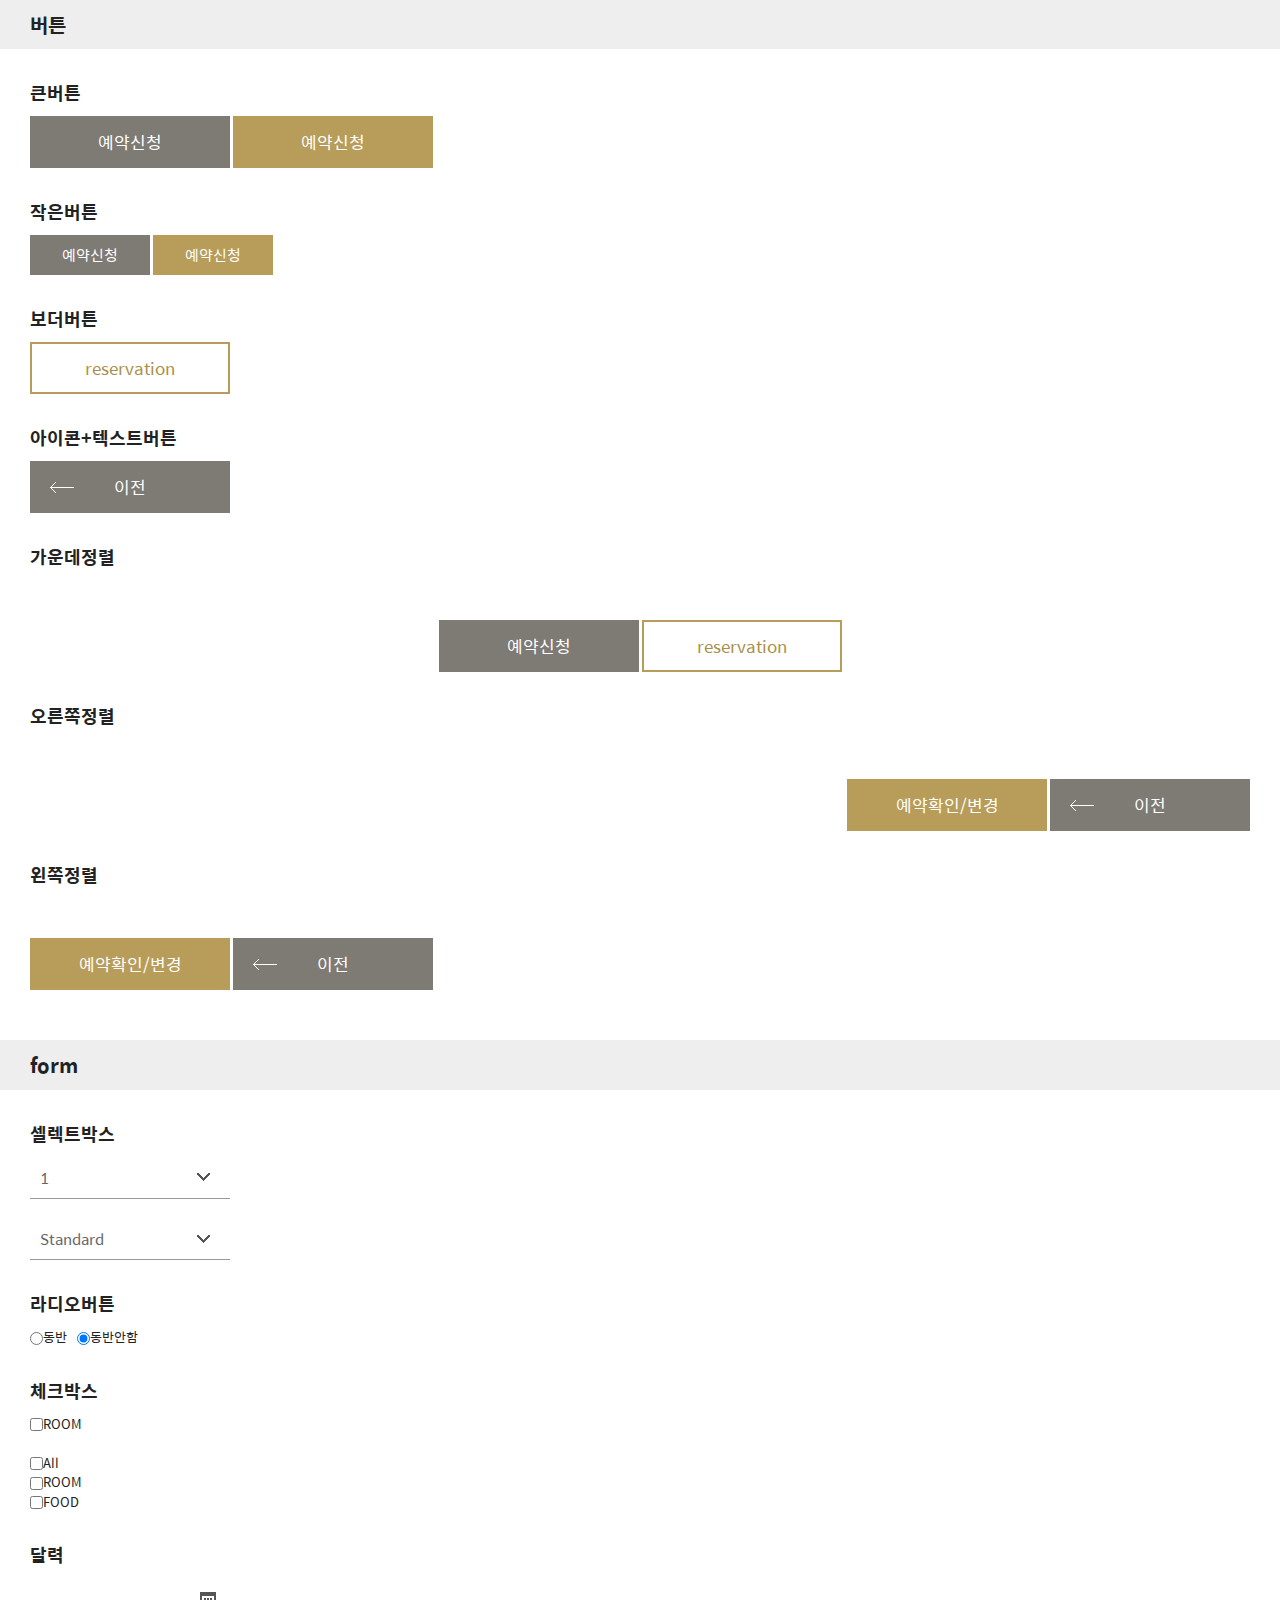
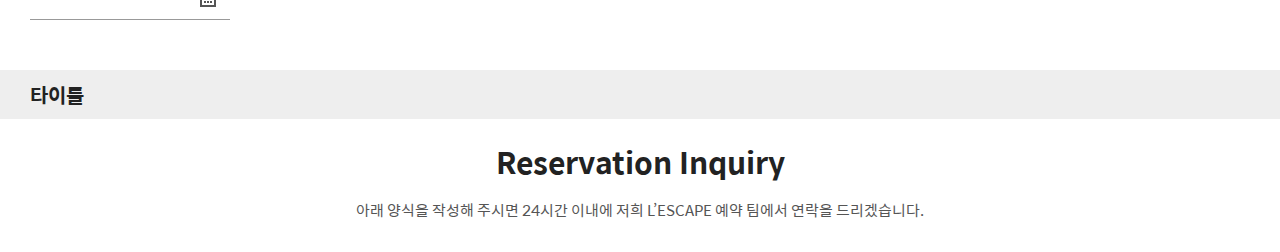
<file: pc/guide/guide.html>
<!doctype html>
<html lang="ko">
<head>
<meta charset="utf-8">
<meta name="viewport" content="width=device-width, initial-scale=1.0, maximum-scale=1.0, minimum-scale=1.0, user-scale=no, target-densitydpi=medium-dpi">
<title>LESCAPE</title>
<link rel="stylesheet" type="text/css" href="../css/common.css">

<style>
body {padding:0 30px 30px;}
@media only screen and (max-width: 800px) {
	body {padding:0 5px 30px;}
}
h2 {
	margin:50px -30px 20px;
	padding:10px 30px;
	background-color:#eee;
}
h2:first-child {margin-top:0;}
h3 {
	margin-bottom: 10px;
	margin-top: 30px;
	font-size: 18px;

}
</style>

<script src="../js/jquery-1.8.2.min.js"></script>
<script src="../js/jquery-ui-1.9.2.custom.min.js"></script>
<script src="../js/common.js"></script>
</head>

<body>
<!----------------------------------------------------------------------------------------------------------------------->
<h2>버튼</h2>
<!----------------------------------------------------------------------------------------------------------------------->
<h3>큰버튼</h3>
<a href="#" class="btn-text btn-gray"><span>예약신청</span></a>
<a href="#" class="btn-text btn-gold"><span>예약신청</span></a>

<h3>작은버튼</h3>
<a href="#" class="btn-text btn-gray sm"><span>예약신청</span></a>
<a href="#" class="btn-text btn-gold sm"><span>예약신청</span></a>

<h3>보더버튼</h3>
<a href="#" class="btn-border-text btn-border-gold"><span>reservation</span></a>

<h3>아이콘+텍스트버튼</h3>
<button type="button" class="btn-text btn-gray btn-prev"><span>이전</span></button>

<h3>가운데정렬</h3>
<div class="btn-area alignC">
	<a href="#" class="btn-text btn-gray"><span>예약신청</span></a>
	<a href="#" class="btn-border-text btn-border-gold"><span>reservation</span></a>
</div>

<h3>오른쪽정렬</h3>
<div class="btn-area alignR">
	<button type="button" class="btn-text btn-gold"><span>예약확인/변경</span></button>
	<button type="button" class="btn-text btn-gray btn-prev"><span>이전</span></button>
</div>

<h3>왼쪽정렬</h3>
<div class="btn-area">
	<button type="button" class="btn-text btn-gold"><span>예약확인/변경</span></button>
	<button type="button" class="btn-text btn-gray btn-prev"><span>이전</span></button>
</div>

<!----------------------------------------------------------------------------------------------------------------------->
<h2>form</h2>
<!----------------------------------------------------------------------------------------------------------------------->
<h3>셀렉트박스</h3>
<select class="styled1" style="width:200px;">
	<option>1</option>
	<option>2</option>
</select>
<br><br>
<!--셀렉트 옵션이 많을경우  -->
<select class="styled1 scroll" style="width:200px;">
	<option>Standard</option>
	<option>Royal Suite</option>
	<option>Standard</option>
	<option>Royal Suite</option>
	<option>Standard</option>
	<option>Royal Suite</option>
	<option>Standard</option>
	<option>Royal Suite</option>
	<option>Standard</option>
	<option>Royal Suite</option>
	<option>Standard</option>
	<option>Royal Suite</option>
	<option>Standard</option>
	<option>Royal Suite</option>
	<option>Standard</option>
	<option>Royal Suite</option>
	<option>Standard</option>
	<option>Royal Suite</option>
	<option>Standard</option>
	<option>Royal Suite</option>
	<option>Standard</option>
	<option>Royal Suite</option>
	<option>Standard</option>
	<option>Royal Suite</option>
	<option>Standard</option>
	<option>Royal Suite</option>
	<option>Standard</option>
	<option>Royal Suite</option>
	<option>Standard</option>
	<option>Royal Suite</option>
	<option>Standard</option>
	<option>Royal Suite</option>
</select>

<h3>라디오버튼</h3>
<ul class="form-list inline">
	<li><label><input type="radio" name="radio01" class="styled1">동반</label></li>
	<li><label><input type="radio" name="radio01" class="styled1" checked>동반안함</label></li>
	<!-- <li><label><input type="radio" name="radio01" class="styled1" disabled>동반안함</label></li> -->
</ul>

<h3>체크박스</h3>
<label><input type="checkbox" class="styled1">ROOM</label>
<br><br>

<!--전체선택  -->
<ul class="form-list check-wrap">
	<li class="all"><label><input type="checkbox" class="styled1">All</label></li>
	<li class="check"><label><input type="checkbox" class="styled1">ROOM</label></li>
	<li class="check"><label><input type="checkbox" class="styled1">FOOD</label></li>
</ul>


<h3>달력</h3>


<div class="date-text" style="width:200px">
	<div class="btn-calendar"><input type="text" readonly></div>
	<div class="calendar-layer">
		<div class="datepicker"></div>
	</div>
</div>

<!----------------------------------------------------------------------------------------------------------------------->
<h2>타이틀</h2>
<!----------------------------------------------------------------------------------------------------------------------->
<!-- 서브페이지 상단  -->
<div class="section">
	<p class="title">
		Reservation Inquiry
		<span>아래 양식을 작성해 주시면 24시간 이내에 저희 L’ESCAPE 예약 팀에서 연락을 드리겠습니다.</span>
	</p>
</div>


</body>
</html>
</file>
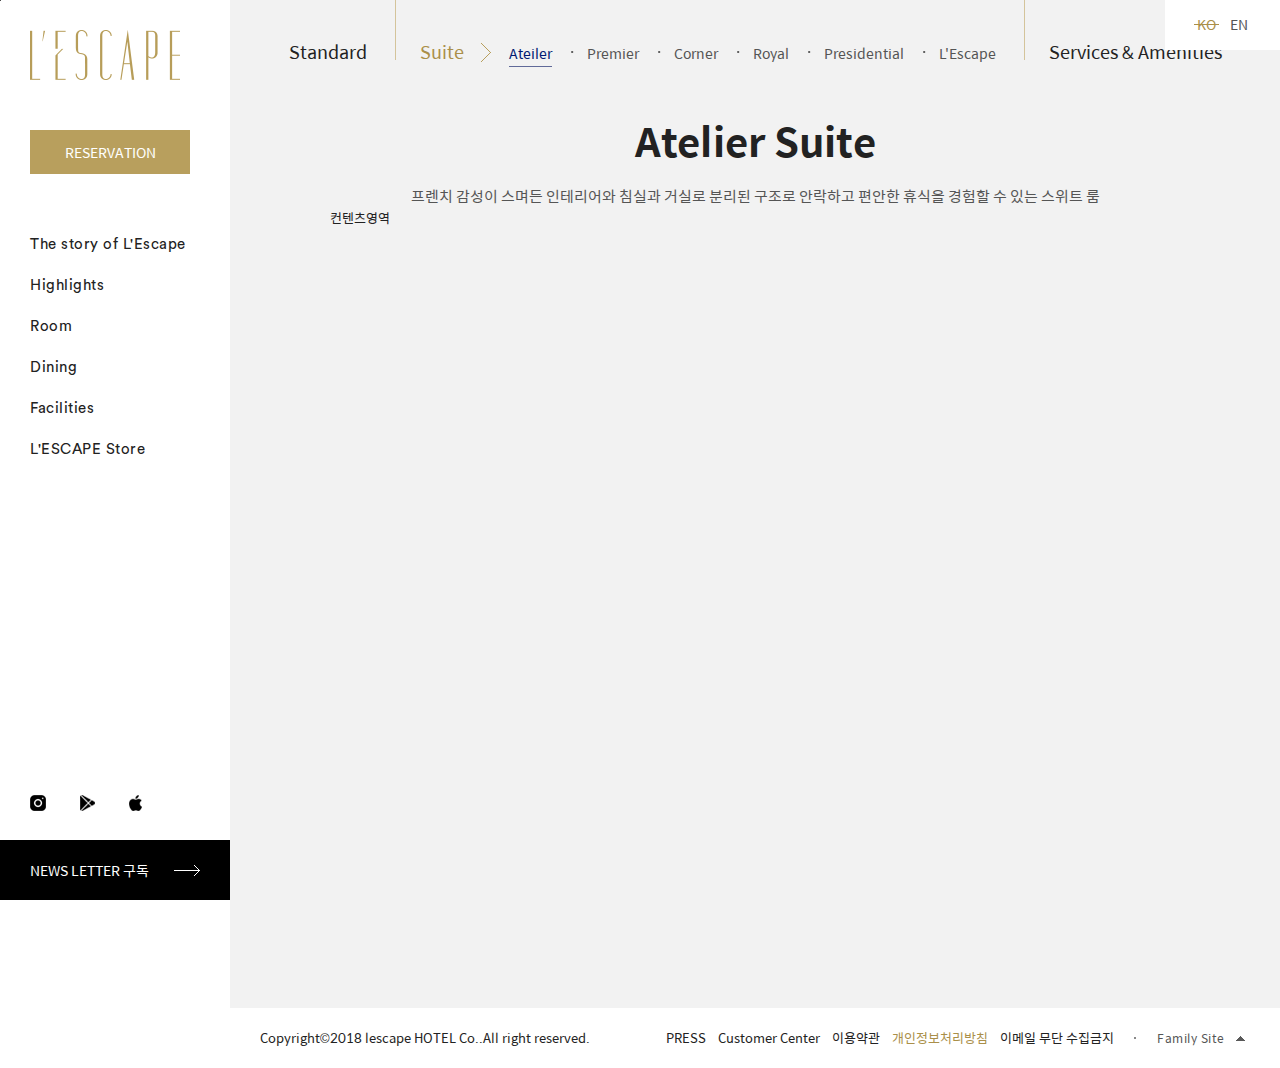
<file: pc/guide/layout.html>
<!doctype html>
<html lang="en">
<head>
	<meta charset="utf-8">
	<meta http-equiv='X-UA-Compatible' content='IE=edge,chrome=1'>
	<title>LESCAPE</title>
	<link rel="stylesheet" type="text/css" href="../css/common.css">

	<script src="../js/jquery-1.8.2.min.js"></script>
	<script src="../js/jquery-ui-1.9.2.custom.min.js"></script>
	<script src="../js/pluginset.js"></script>
	<script src="../js/common.js"></script>
</head>

<body>
<div id="skipNav"><a href="#contents">Skip to the menu / 본문가기</a></div>
<div class="wrapper">
	<div class="header">
		<div class="top">
			<h1 class="logo">
				<a href="#"><img src="../images/layout/logo.png" alt="LESCAPE"></a>
			</h1>
			<ul class="header-link">
				<li><a href="#">Login</a></li>
				<li><a href="#">Membership</a></li>
			</ul>
			<a href="#" class="btn-reservation">RESERVATION</a>
		</div>
		<div class="gnb">
			<ul class="depth1">
				<li>
					<a href="#" class="depth1-title">The story of L'Escape</a>
					<div class="depth2">
						<ul>
							<li><a href="#">concept</a></li>
							<li><a href="#">Map</a></li>
							<li><a href="#">Creative Partnership</a></li>
						</ul>
					</div>
				</li>
				<li>
					<a href="#" class="depth1-title">Highlights</a>
					<div class="depth2">
						<ul>
							<li><a href="#">Package</a></li>
							<li><a href="#">Event</a></li>
							<li><a href="#">Services &amp; Amenities</a></li>
						</ul>
					</div>
				</li>
				<li>
					<a href="#" class="depth1-title">Room</a>
					<div class="depth2">
						<ul>
							<li><a href="#">Standard</a></li>
							<li><a href="#">Suite</a></li>
							<li><a href="#">Services &amp; Amenities</a></li>
						</ul>
					</div>
				</li>
				<li>
					<a href="#" class="depth1-title">Dining</a>
					<div class="depth2">
						<ul>
							<li><a href="#">PALAIS DE CHINE</a></li>
							<li><a href="#">Le Salon by maison M'O</a></li>
							<li><a href="#">L'AMANT SECRET</a></li>
							<li><a href="#">Marque d;Amour</a></li>
						</ul>
					</div>
				</li>
				<li>
					<a href="#" class="depth1-title">Facilities</a>
					<div class="depth2">
						<ul>
							<li><a href="#">Spa &amp; Fitness</a></li>
							<li><a href="#">Library</a></li>
							<li><a href="#">Hell Cafe</a></li>
							<li><a href="#">Event room</a></li>
						</ul>
					</div>
				</li>
				<li>
					<a href="#" class="depth1-title">L'ESCAPE Store</a>
					<div class="depth2">
						<ul>
							<li><a href="#">판매상품 리스트</a></li>
							<li><a href="#">e Catalogue</a></li>
						</ul>
					</div>
				</li>
			</ul>
		</div>
		<div class="bottom">
			<div class="util">
				<a href="#" class="insta"><span>instagram</span></a>
				<a href="#" class="android"><span>android</span></a>
				<a href="#" class="ios"><span>ios</span></a>
			</div>
			<button type="button" class="btn-newsletter">NEWS LETTER 구독</button>
		</div>
		<div class="newsletter-layer">
			<div class="inner">
				<button type="button" class="btn-cancel">취소</button>
				<div class="cont">
					<div class="input-area">
						<input type="text" placeholder="성함">
						<input type="email" placeholder="이메일">
					</div>
					<div class="interest-area">
						<p>관심분야</p>
						<ul class="form-list check-wrap">
							<li class="all"><label><input type="checkbox" class="styled1">All</label></li>
							<li class="check"><label><input type="checkbox" class="styled1">ROOM</label></li>
							<li class="check"><label><input type="checkbox" class="styled1">FOOD</label></li>
						</ul>
					</div>
				</div>
			</div>
		</div>
	</div>

	<div class="container" id="contents">
		<div class="section" style="min-height:1000px;">
			<div class="top-menu-area">
				<ul class="top-depth2">
					<li><a href="#none">Standard</a>
						<ul class="top-depth3">
							<li><a href="#none">Petit</a></li>
							<li><a href="#none">Amour</a></li>
							<li><a href="#none">Secret</a></li>
							<li><a href="#none">Atelier</a></li>
						</ul>
					</li>
					<li class="on"><a href="#none">Suite</a>
						<ul class="top-depth3 on">
							<li class="on"><a href="#none">Ateiler</a></li>
							<li><a href="#none">Premier</a></li>
							<li><a href="#none">Corner</a></li>
							<li><a href="#none">Royal</a></li>
							<li><a href="#none">Presidential</a></li>
							<li><a href="#none">L'Escape</a></li>
						</ul>
					</li>
					<li><a href="#none">Services &amp; Amenities</a></li>
				</ul>
			</div>
			<div class="language">
				<a class="on" href="#">KO</a>
				<a href="#">EN</a>
			</div>
			<div class="content" style="margin-top:50px;">
				<p class="title02">
					Atelier Suite
					<span>프렌치 감성이 스며든 인테리어와 침실과 거실로 분리된 구조로 안락하고 편안한 휴식을 경험할 수 있는 스위트 룸</span>
				</p>
				<div style="min-height:700px;">
					컨텐츠영역
				</div>
			</div>
		</div>
	</div>
	<div class="footer">
		<p class="copyright">Copyright©2018 lescape HOTEL Co..All right reserved.</p>
		<ul class="link-area">
			<li><a href="#">PRESS</a></li>
			<li><a href="#">Customer Center </a></li>
			<li><a href="#">이용약관</a></li>
			<li><a href="#" class="fColor1">개인정보처리방침</a></li>
			<li><a href="#">이메일 무단 수집금지</a></li>
		</ul>
		<div class="family-site">
			<button type="button" class="btn-family"><span>Family Site</span></button>
			<ul class="family">
				<li><a href="#">신세계백화점</a></li>
				<li><a href="#">이마트</a></li>
				<li><a href="#">조선호텔</a></li>
				<li><a href="#">신세계트레이더스</a></li>
				<li><a href="#">스타벅스커피 코리아</a></li>
			</ul>
		</div>
	</div>
</div>

</body>
</html>
</file>
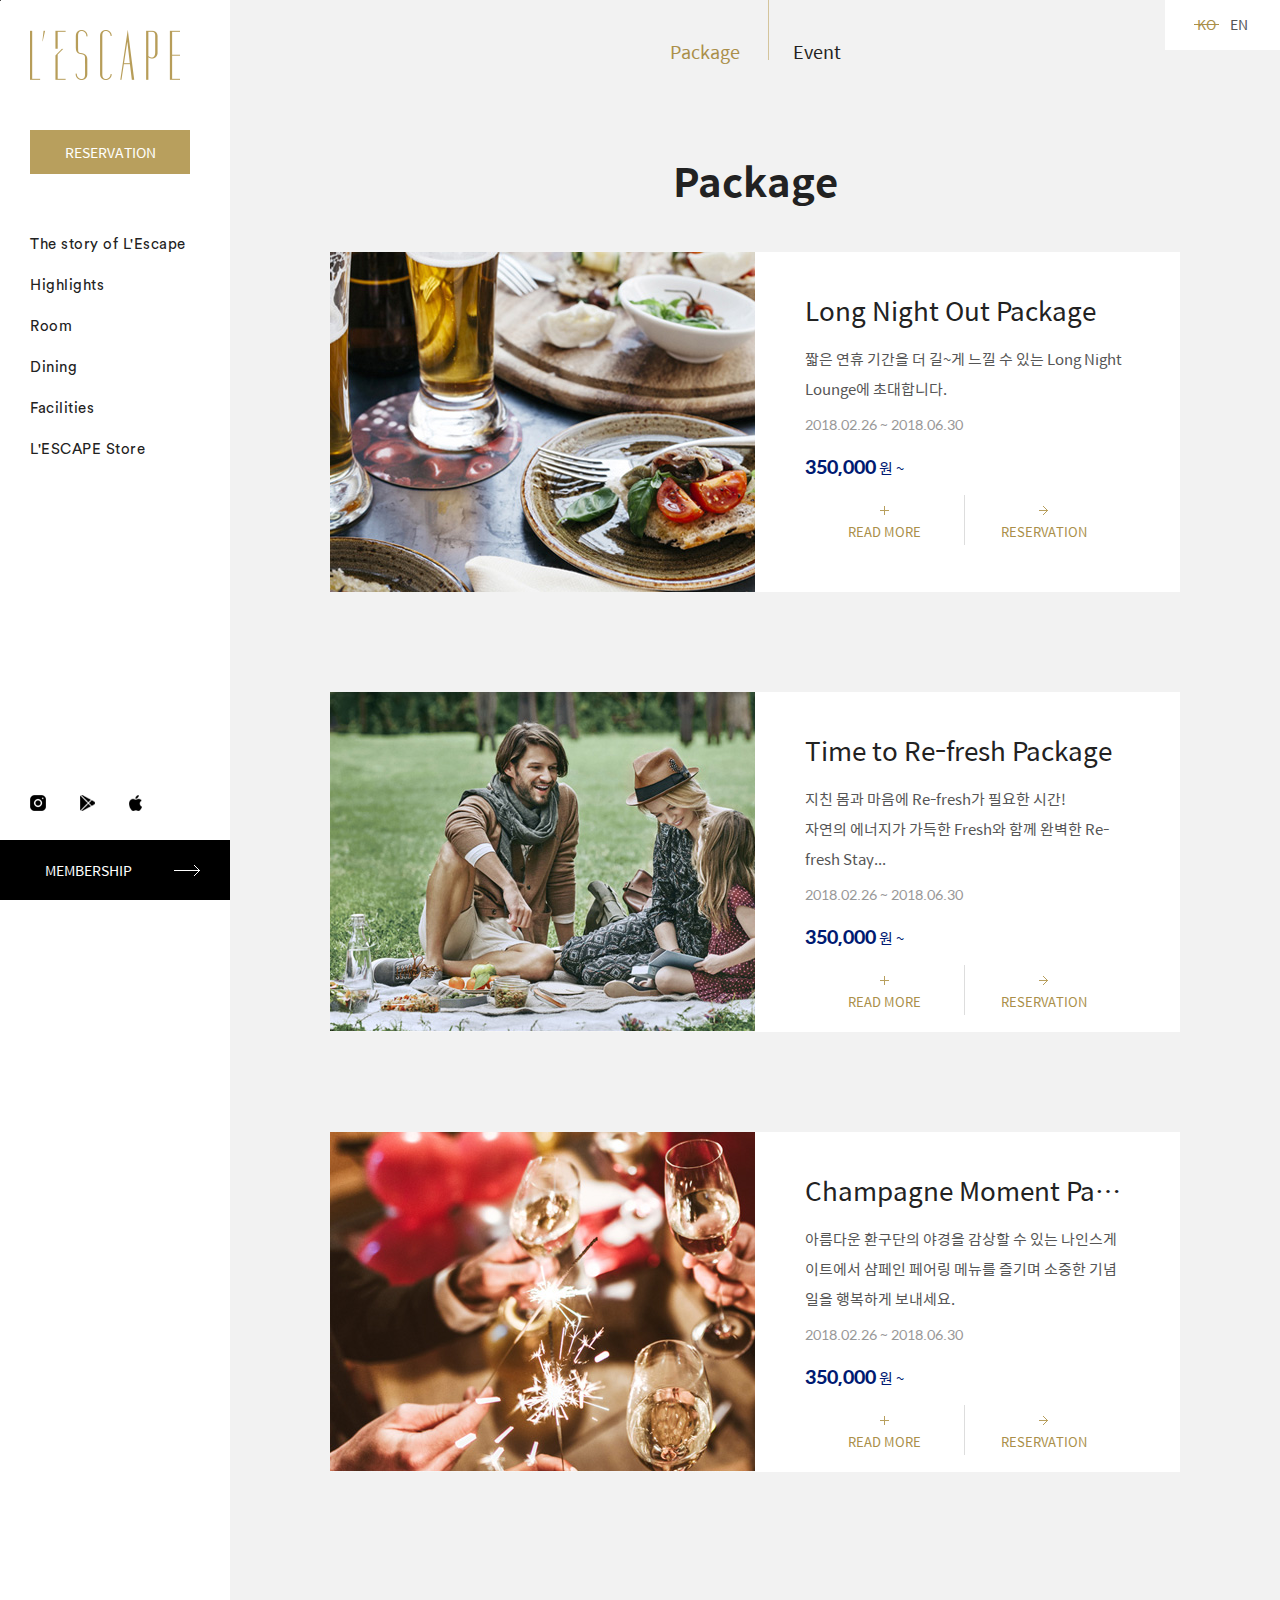
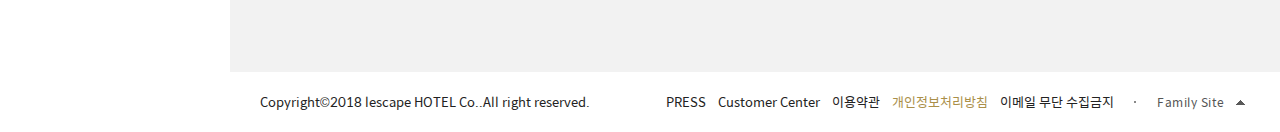
<file: pc/highlights/highlight_list.html>
<!doctype html>
<html lang="en">
<head>
	<meta charset="utf-8">
	<meta http-equiv='X-UA-Compatible' content='IE=edge,chrome=1'>
	<title>LESCAPE</title>
	<link rel="stylesheet" type="text/css" href="../css/common.css">

	<script src="../js/jquery-1.8.2.min.js"></script>
	<script src="../js/jquery-ui-1.9.2.custom.min.js"></script>
	<script src="../js/pluginset.js"></script>
	<script src="../js/common.js"></script>
</head>

<body>
<div id="skipNav"><a href="#contents">Skip to the menu / 본문가기</a></div>
<div class="wrapper">
	<div class="header">
		<div class="top">
			<h1 class="logo">
				<a href="#"><img src="../images/layout/logo.png" alt="LESCAPE"></a>
			</h1>
			<ul class="header-link">
				<li><a href="#">Login</a></li>
				<li><a href="#">Membership</a></li>
			</ul>
			<a href="#" class="btn-reservation">RESERVATION</a>
		</div>
		<div class="gnb">
			<ul class="depth1">
				<li>
					<a href="#" class="depth1-title">The story of L'Escape</a>
					<div class="depth2">
						<ul>
							<li><a href="#">concept</a></li>
							<li><a href="#">Map</a></li>
							<li><a href="#">Creative Partnership</a></li>
						</ul>
					</div>
				</li>
				<li>
					<a href="#" class="depth1-title">Highlights</a>
					<div class="depth2">
						<ul>
							<li><a href="#">Package</a></li>
							<li><a href="#">Event</a></li>
							<li><a href="#">Services &amp; Amenities</a></li>
						</ul>
					</div>
				</li>
				<li>
					<a href="#" class="depth1-title">Room</a>
					<div class="depth2">
						<ul>
							<li><a href="#">Standard</a></li>
							<li><a href="#">Suite</a></li>
							<li><a href="#">Services &amp; Amenities</a></li>
						</ul>
					</div>
				</li>
				<li>
					<a href="#" class="depth1-title">Dining</a>
					<div class="depth2">
						<ul>
							<li><a href="#">PALAIS DE CHINE</a></li>
							<li><a href="#">Le Salon by maison M'O</a></li>
							<li><a href="#">L'AMANT SECRET</a></li>
							<li><a href="#">Marque d;Amour</a></li>
						</ul>
					</div>
				</li>
				<li>
					<a href="#" class="depth1-title">Facilities</a>
					<div class="depth2">
						<ul>
							<li><a href="#">Spa &amp; Fitness</a></li>
							<li><a href="#">Library</a></li>
							<li><a href="#">Hell Cafe</a></li>
							<li><a href="#">Event room</a></li>
						</ul>
					</div>
				</li>
				<li>
					<a href="#" class="depth1-title">L'ESCAPE Store</a>
					<div class="depth2">
						<ul>
							<li><a href="#">판매상품 리스트</a></li>
							<li><a href="#">e Catalogue</a></li>
						</ul>
					</div>
				</li>
			</ul>
		</div>
		<div class="bottom">
			<div class="util">
				<a href="#" class="insta"><span>instagram</span></a>
				<a href="#" class="android"><span>android</span></a>
				<a href="#" class="ios"><span>ios</span></a>
			</div>
			<!-- <button type="button" class="btn-newsletter">NEWS LETTER 구독</button> -->
			<a href="#none" class="btn-membership">MEMBERSHIP</a> <!--1차오픈용-->
		</div>
		<div class="newsletter-layer">
			<div class="inner">
				<button type="button" class="btn-cancel">취소</button>
				<div class="cont">
					<div class="input-area">
						<input type="text" placeholder="성함">
						<input type="email" placeholder="이메일">
					</div>
					<div class="interest-area">
						<p>관심분야</p>
						<ul class="form-list check-wrap">
							<li class="all"><label><input type="checkbox" class="styled1">All</label></li>
							<li class="check"><label><input type="checkbox" class="styled1">ROOM</label></li>
							<li class="check"><label><input type="checkbox" class="styled1">FOOD</label></li>
						</ul>
					</div>
				</div>
			</div>
		</div>
	</div>

	<div class="container" id="contents">
		<div class="highlight section">
			<div class="top-menu-area">
				<ul class="top-depth2">
					<li class="on"><a href="#none">Package</a></li>
					<li><a href="#none">Event</a></li>
				</ul>
			</div>
			<div class="language">
				<a class="on" href="#">KO</a>
				<a href="#">EN</a>
			</div>

			<div class="content">
				<p class="title02">Package</p>
				<div class="highlight-cont">
					<ul class="thumb-list">
						<li class="item-thumb">
							<div class="img-box"><img src="../images/temp/sub_highlights_img01.jpg" alt=""></div>
							<div class="text-box">
								<span class="tit">Long Night Out Package</span>
								<p class="dotLine2">짧은 연휴 기간을 더 길~게 느낄 수 있는 Long Night Lounge에 초대합니다.</p>
								<span class="date">2018.02.26 ~ 2018.06.30</span>
								<span class="price"><em>350,000</em> 원 ~</span>
								<div class="menu-box">
									<a href="#"  class="more">READ MORE</a>
									<a href="#"  class="reservation">RESERVATION</a>
								</div>
							</div>
						</li>
						<li class="item-thumb">
							<div class="img-box"><img src="../images/temp/sub_highlights_img02.jpg" alt=""></div>
							<div class="text-box">
								<span class="tit">Time to Re-fresh Package</span>
								<p class="dotLine2">지친 몸과 마음에 Re-fresh가 필요한 시간!<br>자연의 에너지가 가득한 Fresh와 함께 완벽한 Re-fresh Stay...</p>
								<span class="date">2018.02.26 ~ 2018.06.30</span>
								<span class="price"><em>350,000</em> 원 ~</span>
								<div class="menu-box">
									<a href="#"  class="more">READ MORE</a>
									<a href="#"  class="reservation">RESERVATION</a>
								</div>
							</div>
						</li>
						<li class="item-thumb">
							<div class="img-box"><img src="../images/temp/sub_highlights_img03.jpg" alt=""></div>
							<div class="text-box">
								<span class="tit">Champagne Moment Package</span>
								<p class="dotLine2">아름다운 환구단의 야경을 감상할 수 있는 나인스게이트에서 샴페인 페어링 메뉴를 즐기며 소중한 기념일을 행복하게 보내세요.</p>
								<span class="date">2018.02.26 ~ 2018.06.30</span>
								<span class="price"><em>350,000</em> 원 ~</span>
								<div class="menu-box">
									<a href="#" class="more">READ MORE</a>
									<a href="#"  class="reservation">RESERVATION</a>
								</div>
							</div>
						</li>
					</ul>
				</div>
			</div>

		</div>
	</div>
	<div class="footer">
		<p class="copyright">Copyright©2018 lescape HOTEL Co..All right reserved.</p>
		<ul class="link-area">
			<li><a href="#">PRESS</a></li>
			<li><a href="#">Customer Center </a></li>
			<li><a href="#">이용약관</a></li>
			<li><a href="#" class="fColor1">개인정보처리방침</a></li>
			<li><a href="#">이메일 무단 수집금지</a></li>
		</ul>
		<div class="family-site">
			<button type="button" class="btn-family"><span>Family Site</span></button>
			<ul class="family">
				<li><a href="#">신세계백화점</a></li>
				<li><a href="#">이마트</a></li>
				<li><a href="#">조선호텔</a></li>
				<li><a href="#">신세계트레이더스</a></li>
				<li><a href="#">스타벅스커피 코리아</a></li>
			</ul>
		</div>
	</div>
</div>

</body>
</html>
</file>
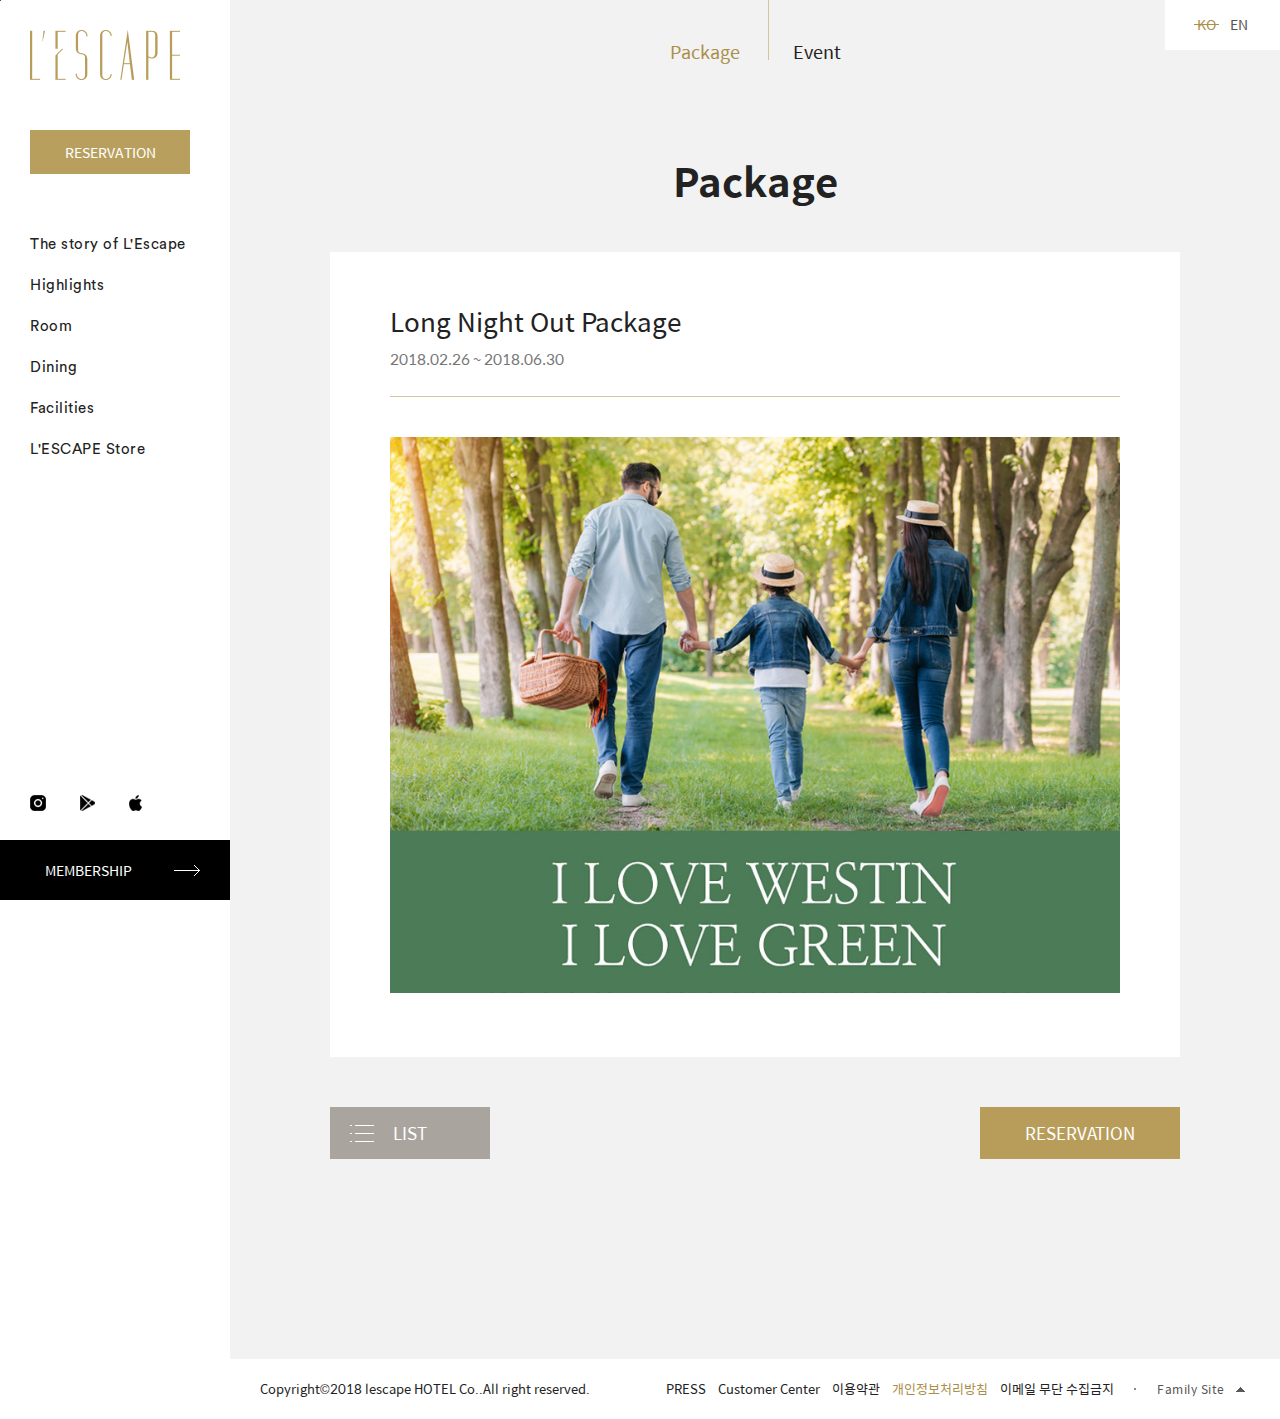
<file: pc/highlights/highlight_view.html>
<!doctype html>
<html lang="en">
<head>
	<meta charset="utf-8">
	<meta http-equiv='X-UA-Compatible' content='IE=edge,chrome=1'>
	<title>LESCAPE</title>
	<link rel="stylesheet" type="text/css" href="../css/common.css">

	<script src="../js/jquery-1.8.2.min.js"></script>
	<script src="../js/jquery-ui-1.9.2.custom.min.js"></script>
	<script src="../js/pluginset.js"></script>
	<script src="../js/common.js"></script>
</head>

<body>
<div id="skipNav"><a href="#contents">Skip to the menu / 본문가기</a></div>
<div class="wrapper">
	<div class="header">
		<div class="top">
			<h1 class="logo">
				<a href="#"><img src="../images/layout/logo.png" alt="LESCAPE"></a>
			</h1>
			<ul class="header-link">
				<li><a href="#">Login</a></li>
				<li><a href="#">Membership</a></li>
			</ul>
			<a href="#" class="btn-reservation">RESERVATION</a>
		</div>
		<div class="gnb">
			<ul class="depth1">
				<li>
					<a href="#" class="depth1-title">The story of L'Escape</a>
					<div class="depth2">
						<ul>
							<li><a href="#">concept</a></li>
							<li><a href="#">Map</a></li>
							<li><a href="#">Creative Partnership</a></li>
						</ul>
					</div>
				</li>
				<li>
					<a href="#" class="depth1-title">Highlights</a>
					<div class="depth2">
						<ul>
							<li><a href="#">Package</a></li>
							<li><a href="#">Event</a></li>
							<li><a href="#">Services &amp; Amenities</a></li>
						</ul>
					</div>
				</li>
				<li>
					<a href="#" class="depth1-title">Room</a>
					<div class="depth2">
						<ul>
							<li><a href="#">Standard</a></li>
							<li><a href="#">Suite</a></li>
							<li><a href="#">Services &amp; Amenities</a></li>
						</ul>
					</div>
				</li>
				<li>
					<a href="#" class="depth1-title">Dining</a>
					<div class="depth2">
						<ul>
							<li><a href="#">PALAIS DE CHINE</a></li>
							<li><a href="#">Le Salon by maison M'O</a></li>
							<li><a href="#">L'AMANT SECRET</a></li>
							<li><a href="#">Marque d;Amour</a></li>
						</ul>
					</div>
				</li>
				<li>
					<a href="#" class="depth1-title">Facilities</a>
					<div class="depth2">
						<ul>
							<li><a href="#">Spa &amp; Fitness</a></li>
							<li><a href="#">Library</a></li>
							<li><a href="#">Hell Cafe</a></li>
							<li><a href="#">Event room</a></li>
						</ul>
					</div>
				</li>
				<li>
					<a href="#" class="depth1-title">L'ESCAPE Store</a>
					<div class="depth2">
						<ul>
							<li><a href="#">판매상품 리스트</a></li>
							<li><a href="#">e Catalogue</a></li>
						</ul>
					</div>
				</li>
			</ul>
		</div>
		<div class="bottom">
			<div class="util">
				<a href="#" class="insta"><span>instagram</span></a>
				<a href="#" class="android"><span>android</span></a>
				<a href="#" class="ios"><span>ios</span></a>
			</div>
			<!-- <button type="button" class="btn-newsletter">NEWS LETTER 구독</button> -->
			<a href="#none" class="btn-membership">MEMBERSHIP</a> <!--1차오픈용-->
		</div>
		<div class="newsletter-layer">
			<div class="inner">
				<button type="button" class="btn-cancel">취소</button>
				<div class="cont">
					<div class="input-area">
						<input type="text" placeholder="성함">
						<input type="email" placeholder="이메일">
					</div>
					<div class="interest-area">
						<p>관심분야</p>
						<ul class="form-list check-wrap">
							<li class="all"><label><input type="checkbox" class="styled1">All</label></li>
							<li class="check"><label><input type="checkbox" class="styled1">ROOM</label></li>
							<li class="check"><label><input type="checkbox" class="styled1">FOOD</label></li>
						</ul>
					</div>
				</div>
			</div>
		</div>
	</div>

	<div class="container" id="contents">
		<div class="highlight section">
			<div class="top-menu-area">
				<ul class="top-depth2">
					<li class="on"><a href="#none">Package</a></li>
					<li><a href="#none">Event</a></li>
				</ul>
			</div>
			<div class="language">
				<a class="on" href="#">KO</a>
				<a href="#">EN</a>
			</div>

			<div class="content">
				<p class="title02">Package</p>
				<div class="highlight-cont">
					<div class="view-area">
						<div class="view-top">
							<div class="view-tit-box">
								<span class="view-tit">Long Night Out Package</span>
								<span class="view-date">2018.02.26 ~ 2018.06.30</span>
							</div>
							<a href="#" class="btn-border-text btn-border-gold"><span>reservation</span></a>
						</div>
						<div class="view-text-box">
							<div class="img-box"><img src="../images/temp/sub_view_img.jpg" alt=""></div>
						</div>
					</div>
					<div class="btn-area">
						<a href="#none" class="btn-text btn-silver btn-list floatL"><span>LIST</span></a>
						<a href="#none" class="btn-text btn-gold floatR"><span>RESERVATION</span></a>
					</div>
				</div>
			</div>
		</div>
	</div>
	<div class="footer">
		<p class="copyright">Copyright©2018 lescape HOTEL Co..All right reserved.</p>
		<ul class="link-area">
			<li><a href="#">PRESS</a></li>
			<li><a href="#">Customer Center </a></li>
			<li><a href="#">이용약관</a></li>
			<li><a href="#" class="fColor1">개인정보처리방침</a></li>
			<li><a href="#">이메일 무단 수집금지</a></li>
		</ul>
		<div class="family-site">
			<button type="button" class="btn-family"><span>Family Site</span></button>
			<ul class="family">
				<li><a href="#">신세계백화점</a></li>
				<li><a href="#">이마트</a></li>
				<li><a href="#">조선호텔</a></li>
				<li><a href="#">신세계트레이더스</a></li>
				<li><a href="#">스타벅스커피 코리아</a></li>
			</ul>
		</div>
	</div>
</div>

</body>
</html>
</file>
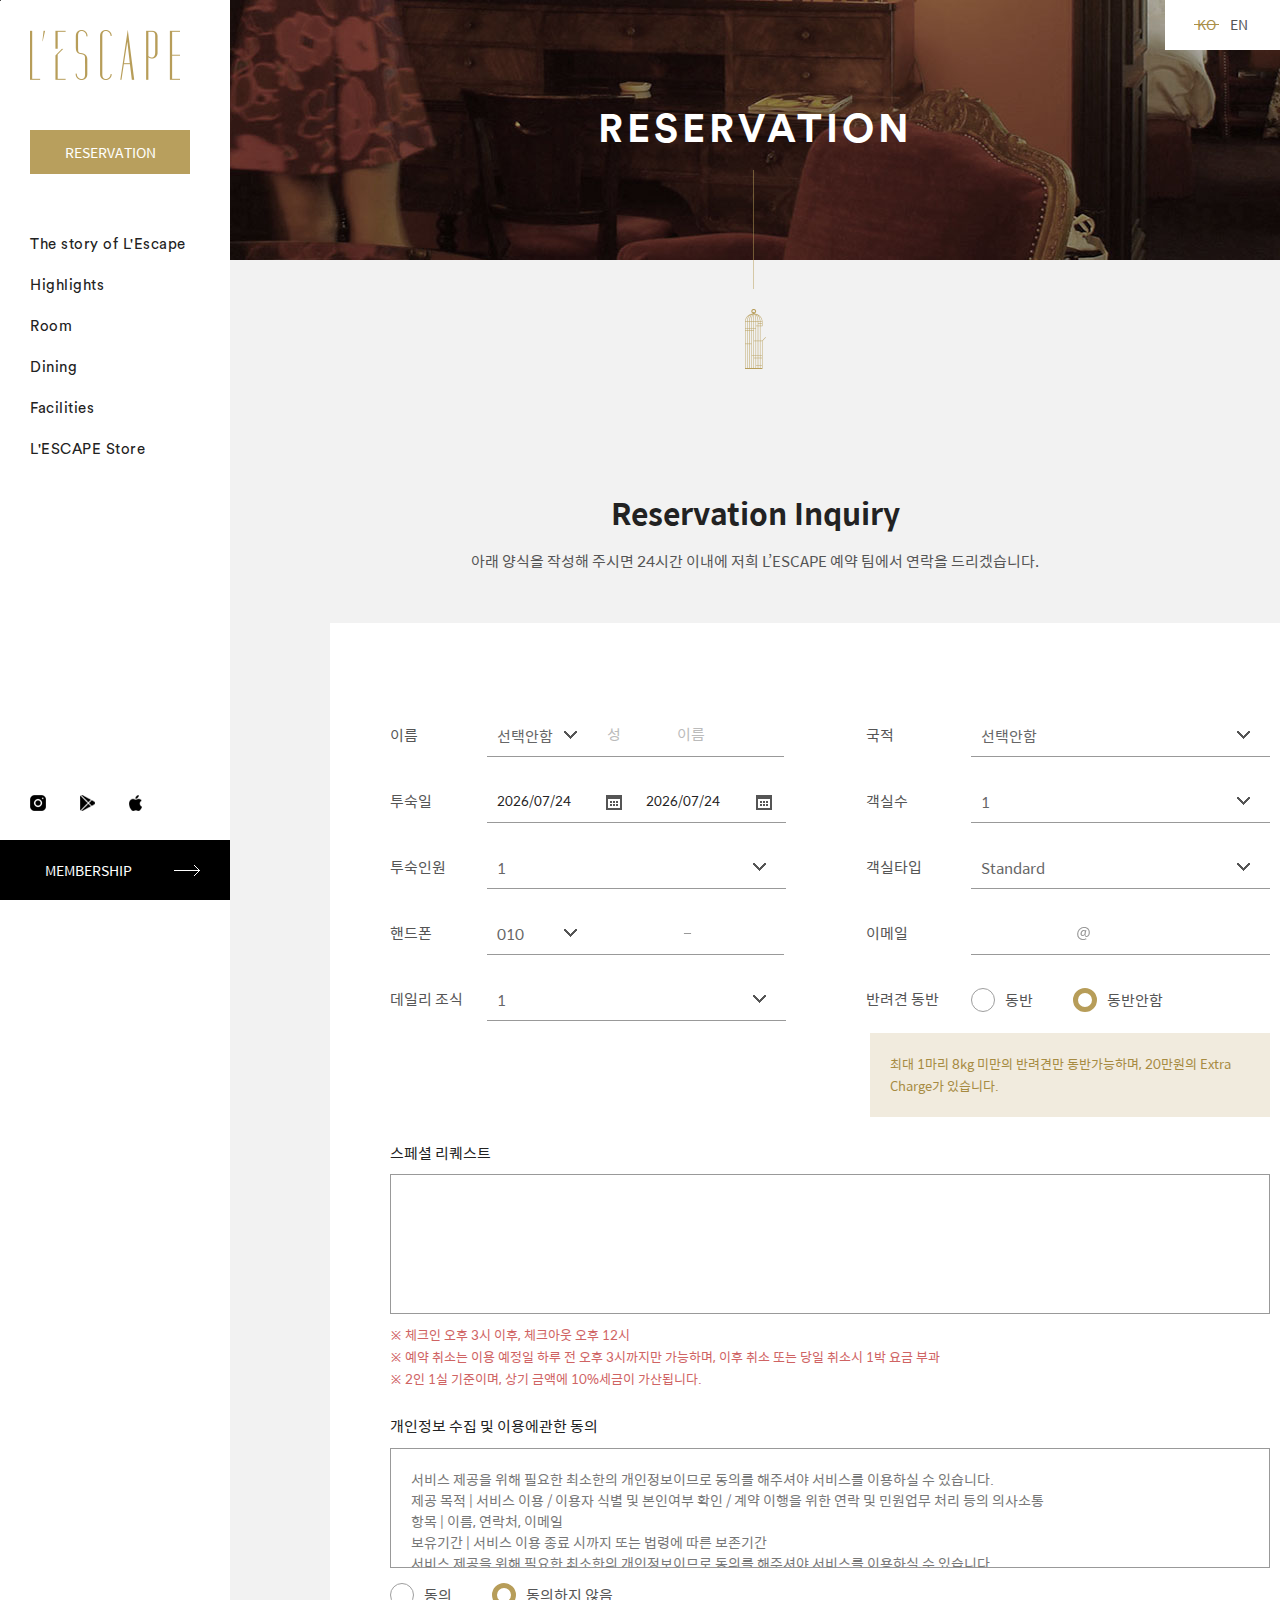
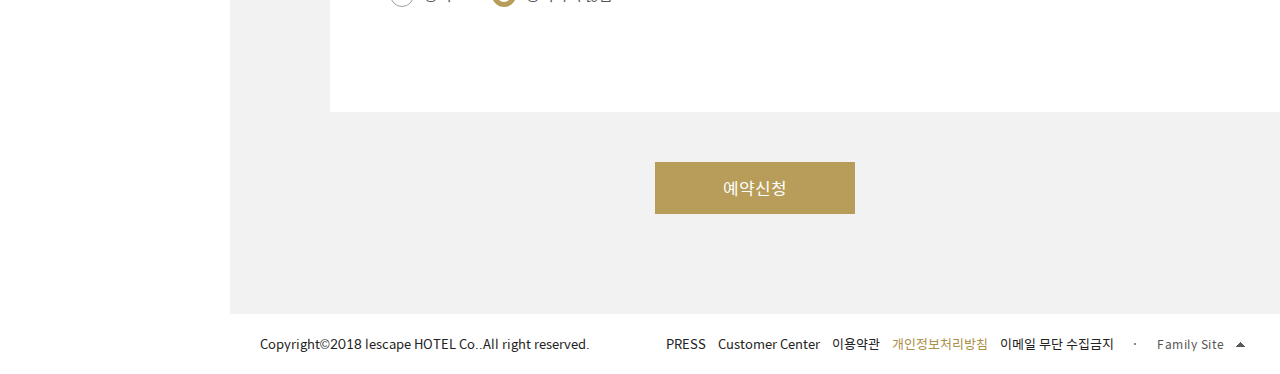
<file: pc/reservation/reservation.html>
<!doctype html>
<html lang="en">
<head>
	<meta charset="utf-8">
	<meta http-equiv='X-UA-Compatible' content='IE=edge,chrome=1'>
	<title>LESCAPE</title>
	<link rel="stylesheet" type="text/css" href="../css/common.css">

	<script src="../js/jquery-1.8.2.min.js"></script>
	<script src="../js/jquery-ui-1.9.2.custom.min.js"></script>
	<script src="../js/pluginset.js"></script>
	<script src="../js/common.js"></script>
</head>

<body>
<div id="skipNav"><a href="#contents">Skip to the menu / 본문가기</a></div>
<div class="wrapper">
	<div class="header">
		<div class="top">
			<h1 class="logo">
				<a href="#"><img src="../images/layout/logo.png" alt="LESCAPE"></a>
			</h1>
			<ul class="header-link">
				<li><a href="#">Login</a></li>
				<li><a href="#">Membership</a></li>
			</ul>
			<a href="#" class="btn-reservation">RESERVATION</a>
		</div>
		<div class="gnb">
			<ul class="depth1">
				<li>
					<a href="#" class="depth1-title">The story of L'Escape</a>
					<div class="depth2">
						<ul>
							<li><a href="#">concept</a></li>
							<li><a href="#">Map</a></li>
							<li><a href="#">Creative Partnership</a></li>
						</ul>
					</div>
				</li>
				<li>
					<a href="#" class="depth1-title">Highlights</a>
					<div class="depth2">
						<ul>
							<li><a href="#">Package</a></li>
							<li><a href="#">Event</a></li>
							<li><a href="#">Services &amp; Amenities</a></li>
						</ul>
					</div>
				</li>
				<li>
					<a href="#" class="depth1-title">Room</a>
					<div class="depth2">
						<ul>
							<li><a href="#">Standard</a></li>
							<li><a href="#">Suite</a></li>
							<li><a href="#">Services &amp; Amenities</a></li>
						</ul>
					</div>
				</li>
				<li>
					<a href="#" class="depth1-title">Dining</a>
					<div class="depth2">
						<ul>
							<li><a href="#">PALAIS DE CHINE</a></li>
							<li><a href="#">Le Salon by maison M'O</a></li>
							<li><a href="#">L'AMANT SECRET</a></li>
							<li><a href="#">Marque d;Amour</a></li>
						</ul>
					</div>
				</li>
				<li>
					<a href="#" class="depth1-title">Facilities</a>
					<div class="depth2">
						<ul>
							<li><a href="#">Spa &amp; Fitness</a></li>
							<li><a href="#">Library</a></li>
							<li><a href="#">Hell Cafe</a></li>
							<li><a href="#">Event room</a></li>
						</ul>
					</div>
				</li>
				<li>
					<a href="#" class="depth1-title">L'ESCAPE Store</a>
					<div class="depth2">
						<ul>
							<li><a href="#">판매상품 리스트</a></li>
							<li><a href="#">e Catalogue</a></li>
						</ul>
					</div>
				</li>
			</ul>
		</div>
		<div class="bottom">
			<div class="util">
				<a href="#" class="insta"><span>instagram</span></a>
				<a href="#" class="android"><span>android</span></a>
				<a href="#" class="ios"><span>ios</span></a>
			</div>
			<!-- <button type="button" class="btn-newsletter">NEWS LETTER 구독</button> -->
			<a href="#none" class="btn-membership">MEMBERSHIP</a> <!--1차오픈용-->
		</div>
		<div class="newsletter-layer">
			<div class="inner">
				<button type="button" class="btn-cancel">취소</button>
				<div class="cont">
					<div class="input-area">
						<input type="text" placeholder="성함">
						<input type="email" placeholder="이메일">
					</div>
					<div class="interest-area">
						<p>관심분야</p>
						<ul class="form-list check-wrap">
							<li class="all"><label><input type="checkbox" class="styled1">All</label></li>
							<li class="check"><label><input type="checkbox" class="styled1">ROOM</label></li>
							<li class="check"><label><input type="checkbox" class="styled1">FOOD</label></li>
						</ul>
					</div>
				</div>
			</div>
		</div>
	</div>

	<div class="container" id="contents">
		<div class="reservation section">
			<div class="language">
				<a class="on" href="#">KO</a>
				<a href="#">EN</a>
			</div>
			<div class="sub-top-visual">
				<p>reservation</p>
			</div>
		</div>
		<div class="section">
			<p class="title">
				Reservation Inquiry
				<span>아래 양식을 작성해 주시면 24시간 이내에 저희 L’ESCAPE 예약 팀에서 연락을 드리겠습니다.</span>
			</p>
			<div class="content">
				<div class="reservation-area">
					<div class="board-write1">
						<table>
							<colgroup>
								<col style="width:11%">
								<col style="width:34%">
								<col style="width:21%">
								<col style="width:34%">
							</colgroup>
							<tbody>
								<tr>
									<th scope="row">이름</th>
									<td>
										<div class="float-area">
											<select class="styled1 f-item" style="width:110px;">
												<option>선택안함</option>
												<option>Mr.</option>
												<option>Ms.</option>
												<option>Miss.</option>
												<option>Mrs.</option>
												<option>Dr.</option>
											</select>
											<input type="text" class="f-item" placeholder="성" style="width:70px">
											<input type="text" class="f-item" placeholder="이름" style="width:117px">
										</div>
									</td>
									<th scope="row">국적</th>
									<td>
										<select class="styled1">
											<option>선택안함</option>
											<option>South Korea</option>
										</select>
									</td>
								</tr>
								<tr>
									<th scope="row">투숙일</th>
									<td>
										<div class="date-box">
											<div class="date-text">
												<div class="btn-calendar"><input type="text" readonly placeholder="체크인"></div>
												<div class="calendar-layer">
													<div class="datepicker"></div>
												</div>
											</div>
											<div class="date-text">
												<div class="btn-calendar"><input type="text" readonly placeholder="체크아웃"></div>
												<div class="calendar-layer">
													<div class="datepicker"></div>
												</div>
											</div>
										</div>
									</td>
									<th scope="row">객실수</th>
									<td>
										<select class="styled1">
											<option>1</option>
											<option>2</option>
										</select>
									</td>
								</tr>
								<tr>
									<th scope="row">투숙인원</th>
									<td>
										<select class="styled1">
											<option>1</option>
											<option>2</option>
											<option>3</option>
										</select>
									</td>
									<th scope="row">객실타입</th>
									<td>
										<select class="styled1 scroll">
											<option>Standard</option>
											<option>Royal Suite</option>
											<option>Standard</option>
											<option>Royal Suite</option>
											<option>Standard</option>
											<option>Royal Suite</option>
											<option>Standard</option>
											<option>Royal Suite</option>
											<option>Standard</option>
											<option>Royal Suite</option>
											<option>Standard</option>
											<option>Royal Suite</option>
											<option>Standard</option>
											<option>Royal Suite</option>
											<option>Standard</option>
											<option>Royal Suite</option>
											<option>Standard</option>
											<option>Royal Suite</option>
											<option>Standard</option>
											<option>Royal Suite</option>
											<option>Standard</option>
											<option>Royal Suite</option>
											<option>Standard</option>
											<option>Royal Suite</option>
											<option>Standard</option>
											<option>Royal Suite</option>
											<option>Standard</option>
											<option>Royal Suite</option>
											<option>Standard</option>
											<option>Royal Suite</option>
											<option>Standard</option>
											<option>Royal Suite</option>
										</select>
									</td>
								</tr>
								<tr>
									<th scope="row">핸드폰</th>
									<td>
										<div class="float-area">
											<select class="styled1 f-item" style="width:110px;">
												<option>010</option>
												<option>011</option>
												<option>017</option>
											</select>
											<input type="number" class="f-item dash" style="width:95px">
											<input type="number" class="f-item" style="width:92px">
										</div>
									</td>
									<th scope="row">이메일</th>
									<td>
										<div class="float-area">
											<input type="text" class="f-item email" style="width:40%">
											<input type="text" class="f-item" style="width:60%">
										</div>
									</td>
								</tr>
								<tr>
									<th scope="row">데일리 조식</th>
									<td>
										<select class="styled1">
											<option>1</option>
											<option>2</option>
											<option>3</option>
										</select>
									</td>
									<th scope="row">반려견 동반</th>
									<td>
										<ul class="form-list inline">
											<li><label><input type="radio" name="radio01" class="styled1">동반</label></li>
											<li><label><input type="radio" name="radio01" class="styled1" checked>동반안함</label></li>
										</ul>
									</td>
								</tr>
							</tbody>
						</table>
						<div class="box1">
							<p>최대 1마리 8kg 미만의 반려견만 동반가능하며, 20만원의 Extra Charge가 있습니다.</p>
						</div>
					</div>
					<div class="cont">
						<p class="sub-title">스페셜 리퀘스트</p>
						<div class="text-wrap">
							<textarea></textarea>
						</div>
						<ul class="li-style1">
							<li>※ 체크인 오후 3시 이후, 체크아웃 오후 12시</li>
							<li>※ 예약 취소는 이용 예정일 하루 전 오후 3시까지만 가능하며, 이후 취소 또는 당일 취소시 1박 요금 부과</li>
							<li>※ 2인 1실 기준이며, 상기 금액에 10%세금이 가산됩니다.</li>
						</ul>
					</div>
					<div class="cont">
						<p class="sub-title">개인정보 수집 및 이용에관한 동의</p>
						<div class="text-wrap scroll">
							서비스 제공을 위해 필요한 최소한의 개인정보이므로 동의를 해주셔야 서비스를 이용하실 수 있습니다.<br>
							제공 목적 | 서비스 이용 / 이용자 식별 및 본인여부 확인 / 계약 이행을 위한 연락 및 민원업무 처리 등의 의사소통<br>
							항목 | 이름, 연락처, 이메일<br>
							보유기간 | 서비스 이용 종료 시까지 또는 법령에 따른 보존기간<br>
							서비스 제공을 위해 필요한 최소한의 개인정보이므로 동의를 해주셔야 서비스를 이용하실 수 있습니다.<br>
							제공 목적 | 서비스 이용 / 이용자 식별 및 본인여부 확인 / 계약 이행을 위한 연락 및 민원업무 처리 등의 의사소통<br>
							항목 | 이름, 연락처, 이메일<br>
							보유기간 | 서비스 이용 종료 시까지 또는 법령에 따른 보존기간<br>
						</div>
						<ul class="form-list inline">
							<li><label><input type="radio" name="radio02" class="styled1">동의</label></li>
							<li><label><input type="radio" name="radio02" class="styled1" checked>동의하지 않음</label></li>
						</ul>
					</div>
				</div>
				<div class="btn-area alignC">
					<button type="button" class="btn-text btn-gold"><span>예약신청</span></button>
				</div>
			</div>
		</div>
	</div>
	<div class="footer">
		<p class="copyright">Copyright©2018 lescape HOTEL Co..All right reserved.</p>
		<ul class="link-area">
			<li><a href="#">PRESS</a></li>
			<li><a href="#">Customer Center </a></li>
			<li><a href="#">이용약관</a></li>
			<li><a href="#" class="fColor1">개인정보처리방침</a></li>
			<li><a href="#">이메일 무단 수집금지</a></li>
		</ul>
		<div class="family-site">
			<button type="button" class="btn-family"><span>Family Site</span></button>
			<ul class="family">
				<li><a href="#">신세계백화점</a></li>
				<li><a href="#">이마트</a></li>
				<li><a href="#">조선호텔</a></li>
				<li><a href="#">신세계트레이더스</a></li>
				<li><a href="#">스타벅스커피 코리아</a></li>
			</ul>
		</div>
	</div>
</div>

</body>
</html>
</file>
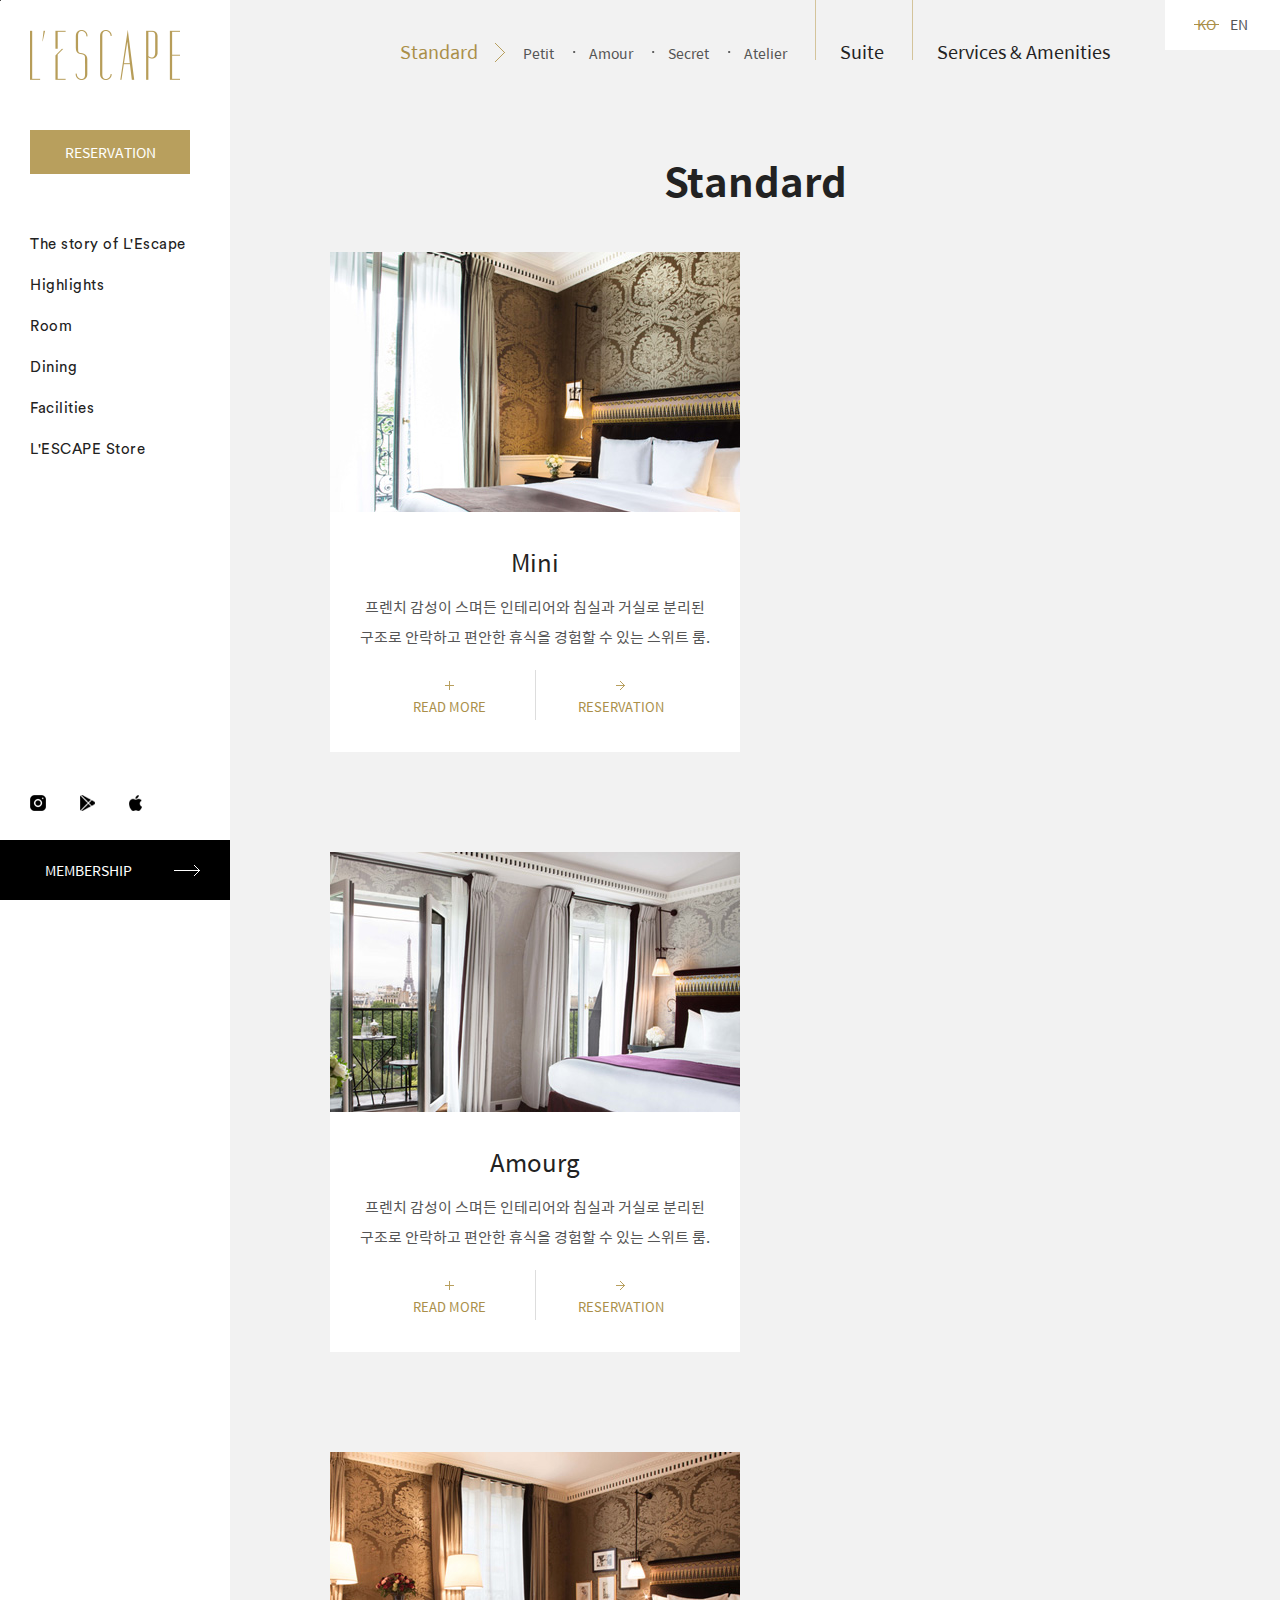
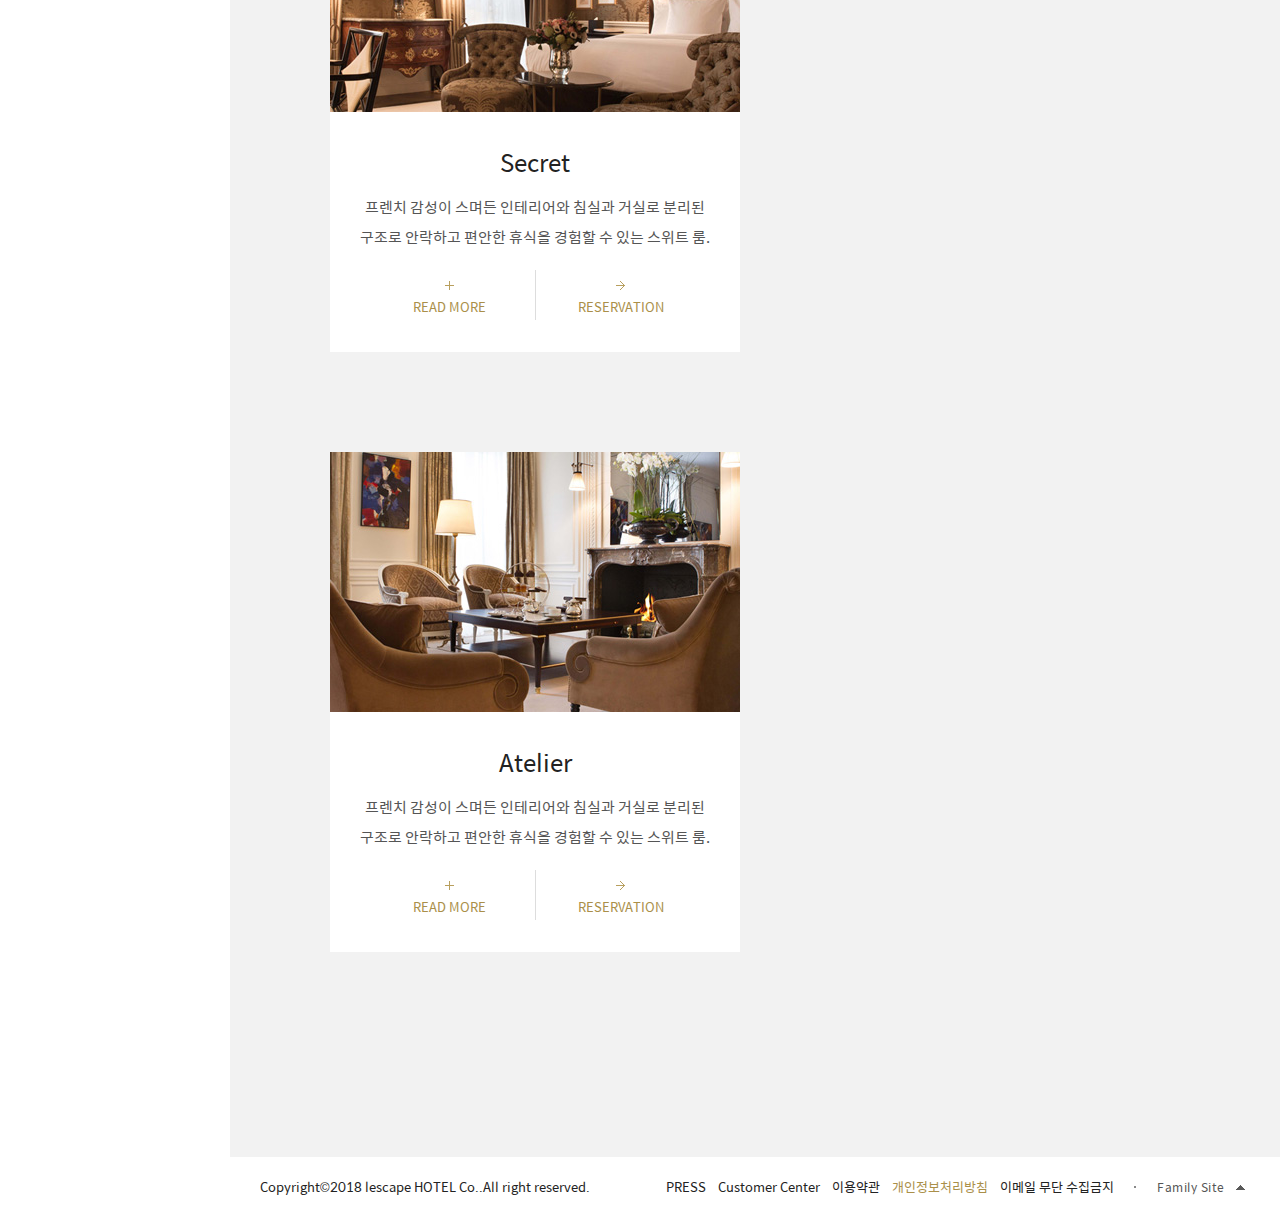
<file: pc/room/room_standard.html>
<!doctype html>
<html lang="en">
<head>
	<meta charset="utf-8">
	<meta http-equiv='X-UA-Compatible' content='IE=edge,chrome=1'>
	<title>LESCAPE</title>
	<link rel="stylesheet" type="text/css" href="../css/common.css">

	<script src="../js/jquery-1.8.2.min.js"></script>
	<script src="../js/jquery-ui-1.9.2.custom.min.js"></script>
	<script src="../js/pluginset.js"></script>
	<script src="../js/common.js"></script>
</head>

<body>
<div id="skipNav"><a href="#contents">Skip to the menu / 본문가기</a></div>
<div class="wrapper">
	<div class="header">
		<div class="top">
			<h1 class="logo">
				<a href="#"><img src="../images/layout/logo.png" alt="LESCAPE"></a>
			</h1>
			<ul class="header-link">
				<li><a href="#">Login</a></li>
				<li><a href="#">Membership</a></li>
			</ul>
			<a href="#" class="btn-reservation">RESERVATION</a>
		</div>
		<div class="gnb">
			<ul class="depth1">
				<li>
					<a href="#" class="depth1-title">The story of L'Escape</a>
					<div class="depth2">
						<ul>
							<li><a href="#">concept</a></li>
							<li><a href="#">Map</a></li>
							<li><a href="#">Creative Partnership</a></li>
						</ul>
					</div>
				</li>
				<li>
					<a href="#" class="depth1-title">Highlights</a>
					<div class="depth2">
						<ul>
							<li><a href="#">Package</a></li>
							<li><a href="#">Event</a></li>
							<li><a href="#">Services &amp; Amenities</a></li>
						</ul>
					</div>
				</li>
				<li>
					<a href="#" class="depth1-title">Room</a>
					<div class="depth2">
						<ul>
							<li><a href="#">Standard</a></li>
							<li><a href="#">Suite</a></li>
							<li><a href="#">Services &amp; Amenities</a></li>
						</ul>
					</div>
				</li>
				<li>
					<a href="#" class="depth1-title">Dining</a>
					<div class="depth2">
						<ul>
							<li><a href="#">PALAIS DE CHINE</a></li>
							<li><a href="#">Le Salon by maison M'O</a></li>
							<li><a href="#">L'AMANT SECRET</a></li>
							<li><a href="#">Marque d;Amour</a></li>
						</ul>
					</div>
				</li>
				<li>
					<a href="#" class="depth1-title">Facilities</a>
					<div class="depth2">
						<ul>
							<li><a href="#">Spa &amp; Fitness</a></li>
							<li><a href="#">Library</a></li>
							<li><a href="#">Hell Cafe</a></li>
							<li><a href="#">Event room</a></li>
						</ul>
					</div>
				</li>
				<li>
					<a href="#" class="depth1-title">L'ESCAPE Store</a>
					<div class="depth2">
						<ul>
							<li><a href="#">판매상품 리스트</a></li>
							<li><a href="#">e Catalogue</a></li>
						</ul>
					</div>
				</li>
			</ul>
		</div>
		<div class="bottom">
			<div class="util">
				<a href="#" class="insta"><span>instagram</span></a>
				<a href="#" class="android"><span>android</span></a>
				<a href="#" class="ios"><span>ios</span></a>
			</div>
			<!-- <button type="button" class="btn-newsletter">NEWS LETTER 구독</button> -->
			<a href="#none" class="btn-membership">MEMBERSHIP</a> <!--1차오픈용-->
		</div>
		<div class="newsletter-layer">
			<div class="inner">
				<button type="button" class="btn-cancel">취소</button>
				<div class="cont">
					<div class="input-area">
						<input type="text" placeholder="성함">
						<input type="email" placeholder="이메일">
					</div>
					<div class="interest-area">
						<p>관심분야</p>
						<ul class="form-list check-wrap">
							<li class="all"><label><input type="checkbox" class="styled1">All</label></li>
							<li class="check"><label><input type="checkbox" class="styled1">ROOM</label></li>
							<li class="check"><label><input type="checkbox" class="styled1">FOOD</label></li>
						</ul>
					</div>
				</div>
			</div>
		</div>
	</div>

	<div class="container" id="contents">
		<div class="highlight section">
			<div class="top-menu-area">
				<ul class="top-depth2">
					<li class="on"><a href="#none">Standard</a>
						<ul class="top-depth3 on">
							<li><a href="#none">Petit</a></li>
							<li><a href="#none">Amour</a></li>
							<li><a href="#none">Secret</a></li>
							<li><a href="#none">Atelier</a></li>
						</ul>
					</li>
					<li><a href="#none">Suite</a>
						<ul class="top-depth3">
							<li class="on"><a href="#none">Ateiler</a></li>
							<li><a href="#none">Premier</a></li>
							<li><a href="#none">Corner</a></li>
							<li><a href="#none">Royal</a></li>
							<li><a href="#none">Presidential</a></li>
							<li><a href="#none">L'Escape</a></li>
						</ul>
					</li>
					<li><a href="#none">Services &amp; Amenities</a></li>
				</ul>
			</div>
			<div class="language">
				<a class="on" href="#">KO</a>
				<a href="#">EN</a>
			</div>

			<div class="content">
				<p class="title02">Standard</p>
				<div class="room-cont">
					<ul class="thumb-list02">
						<li class="item-thumb">
							<div class="img-box"><img src="../images/temp/sub_room_img01.jpg" alt=""></div>
							<div class="text-box">
								<span class="tit">Mini</span>
								<p class="dotLine2">프렌치 감성이 스며든 인테리어와 침실과 거실로 분리된 구조로 안락하고 편안한 휴식을 경험할 수 있는 스위트 룸.</p>
								<div class="menu-box">
									<a href="#" class="more">READ MORE</a>
									<a href="#" class="reservation">RESERVATION</a>
								</div>
							</div>
						</li>
						<li class="item-thumb">
							<div class="img-box"><img src="../images/temp/sub_room_img02.jpg" alt=""></div>
							<div class="text-box">
								<span class="tit">Amourg</span>
								<p class="dotLine2">프렌치 감성이 스며든 인테리어와 침실과 거실로 분리된 구조로 안락하고 편안한 휴식을 경험할 수 있는 스위트 룸.</p>
								<div class="menu-box">
									<a href="#" class="more">READ MORE</a>
									<a href="#" class="reservation">RESERVATION</a>
								</div>
							</div>
						</li>
						<li class="item-thumb">
							<div class="img-box"><img src="../images/temp/sub_room_img03.jpg" alt=""></div>
							<div class="text-box">
								<span class="tit">Secret</span>
								<p class="dotLine2">프렌치 감성이 스며든 인테리어와 침실과 거실로 분리된 구조로 안락하고 편안한 휴식을 경험할 수 있는 스위트 룸.</p>
								<div class="menu-box">
									<a href="#" class="more">READ MORE</a>
									<a href="#" class="reservation">RESERVATION</a>
								</div>
							</div>
						</li>
						<li class="item-thumb">
							<div class="img-box"><img src="../images/temp/sub_room_img04.jpg" alt=""></div>
							<div class="text-box">
								<span class="tit">Atelier</span>
								<p class="dotLine2">프렌치 감성이 스며든 인테리어와 침실과 거실로 분리된 구조로 안락하고 편안한 휴식을 경험할 수 있는 스위트 룸.</p>
								<div class="menu-box">
									<a href="#" class="more">READ MORE</a>
									<a href="#" class="reservation">RESERVATION</a>
								</div>
							</div>
						</li>
					</ul>
				</div>
			</div>
		</div>
	</div>
	<div class="footer">
		<p class="copyright">Copyright©2018 lescape HOTEL Co..All right reserved.</p>
		<ul class="link-area">
			<li><a href="#">PRESS</a></li>
			<li><a href="#">Customer Center </a></li>
			<li><a href="#">이용약관</a></li>
			<li><a href="#" class="fColor1">개인정보처리방침</a></li>
			<li><a href="#">이메일 무단 수집금지</a></li>
		</ul>
		<div class="family-site">
			<button type="button" class="btn-family"><span>Family Site</span></button>
			<ul class="family">
				<li><a href="#">신세계백화점</a></li>
				<li><a href="#">이마트</a></li>
				<li><a href="#">조선호텔</a></li>
				<li><a href="#">신세계트레이더스</a></li>
				<li><a href="#">스타벅스커피 코리아</a></li>
			</ul>
		</div>
	</div>
</div>

</body>
</html>
</file>
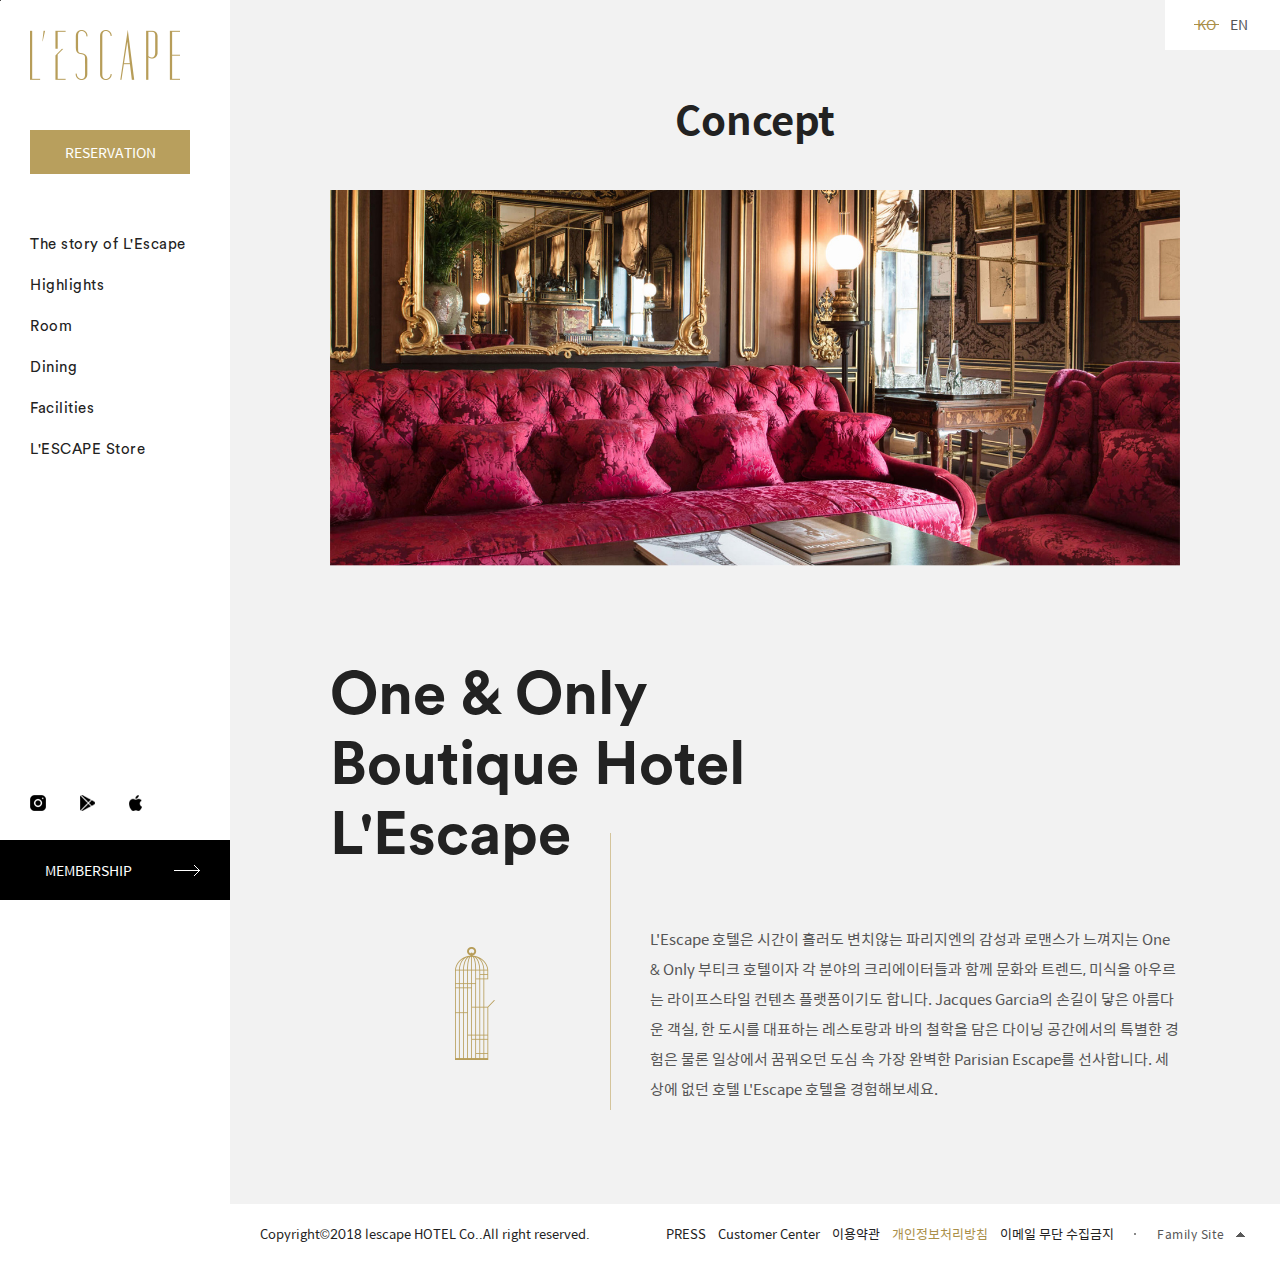
<file: pc/story/thestoryoflescape01.html>
<!doctype html>
<html lang="en">
<head>
	<meta charset="utf-8">
	<meta http-equiv='X-UA-Compatible' content='IE=edge,chrome=1'>
	<title>LESCAPE</title>
	<link rel="stylesheet" type="text/css" href="../css/common.css">

	<script src="../js/jquery-1.8.2.min.js"></script>
	<script src="../js/jquery-ui-1.9.2.custom.min.js"></script>
	<script src="../js/pluginset.js"></script>
	<script src="../js/common.js"></script>
</head>

<body>
<div id="skipNav"><a href="#contents">Skip to the menu / 본문가기</a></div>
<div class="wrapper">
	<div class="header">
		<div class="top">
			<h1 class="logo">
				<a href="#"><img src="../images/layout/logo.png" alt="LESCAPE"></a>
			</h1>
			<ul class="header-link">
				<li><a href="#">Login</a></li>
				<li><a href="#">Membership</a></li>
			</ul>
			<a href="#" class="btn-reservation">RESERVATION</a>
		</div>
		<div class="gnb">
			<ul class="depth1">
				<li>
					<a href="#" class="depth1-title">The story of L'Escape</a>
					<div class="depth2">
						<ul>
							<li><a href="#">concept</a></li>
							<li><a href="#">Map</a></li>
							<li><a href="#">Creative Partnership</a></li>
						</ul>
					</div>
				</li>
				<li>
					<a href="#" class="depth1-title">Highlights</a>
					<div class="depth2">
						<ul>
							<li><a href="#">Package</a></li>
							<li><a href="#">Event</a></li>
							<li><a href="#">Services &amp; Amenities</a></li>
						</ul>
					</div>
				</li>
				<li>
					<a href="#" class="depth1-title">Room</a>
					<div class="depth2">
						<ul>
							<li><a href="#">Standard</a></li>
							<li><a href="#">Suite</a></li>
							<li><a href="#">Services &amp; Amenities</a></li>
						</ul>
					</div>
				</li>
				<li>
					<a href="#" class="depth1-title">Dining</a>
					<div class="depth2">
						<ul>
							<li><a href="#">PALAIS DE CHINE</a></li>
							<li><a href="#">Le Salon by maison M'O</a></li>
							<li><a href="#">L'AMANT SECRET</a></li>
							<li><a href="#">Marque d;Amour</a></li>
						</ul>
					</div>
				</li>
				<li>
					<a href="#" class="depth1-title">Facilities</a>
					<div class="depth2">
						<ul>
							<li><a href="#">Spa &amp; Fitness</a></li>
							<li><a href="#">Library</a></li>
							<li><a href="#">Hell Cafe</a></li>
							<li><a href="#">Event room</a></li>
						</ul>
					</div>
				</li>
				<li>
					<a href="#" class="depth1-title">L'ESCAPE Store</a>
					<div class="depth2">
						<ul>
							<li><a href="#">판매상품 리스트</a></li>
							<li><a href="#">e Catalogue</a></li>
						</ul>
					</div>
				</li>
			</ul>
		</div>
		<div class="bottom">
			<div class="util">
				<a href="#" class="insta"><span>instagram</span></a>
				<a href="#" class="android"><span>android</span></a>
				<a href="#" class="ios"><span>ios</span></a>
			</div>
			<!-- <button type="button" class="btn-newsletter">NEWS LETTER 구독</button> -->
			<a href="#none" class="btn-membership">MEMBERSHIP</a> <!--1차오픈용-->
		</div>
		<div class="newsletter-layer">
			<div class="inner">
				<button type="button" class="btn-cancel">취소</button>
				<div class="cont">
					<div class="input-area">
						<input type="text" placeholder="성함">
						<input type="email" placeholder="이메일">
					</div>
					<div class="interest-area">
						<p>관심분야</p>
						<ul class="form-list check-wrap">
							<li class="all"><label><input type="checkbox" class="styled1">All</label></li>
							<li class="check"><label><input type="checkbox" class="styled1">ROOM</label></li>
							<li class="check"><label><input type="checkbox" class="styled1">FOOD</label></li>
						</ul>
					</div>
				</div>
			</div>
		</div>
	</div>

	<div class="container" id="contents">
		<div class="story section">
			<div class="language">
				<a class="on" href="#">KO</a>
				<a href="#">EN</a>
			</div>

			<div class="content">
				<p class="title02">Concept</p>
				<div class="story-area">
					<div class="img-box"><img src="../images/temp/sub_concept_img01.jpg" alt=""></div>
					<div class="text-box">
						<span class="tit">One & Only<br>Boutique Hotel<br>L'Escape</span>
						<div class="txt">
							L'Escape 호텔은 시간이 흘러도 변치않는 파리지엔의 감성과 로맨스가 느껴지는 One & Only 부티크 호텔이자
							각 분야의 크리에이터들과 함께 문화와 트렌드, 미식을 아우르는 라이프스타일 컨텐츠 플랫폼이기도 합니다.
							Jacques  Garcia의 손길이 닿은 아름다운 객실, 한 도시를 대표하는 레스토랑과 바의 철학을 담은 다이닝
							공간에서의 특별한 경험은 물론 일상에서 꿈꿔오던 도심 속 가장 완벽한 Parisian Escape를 선사합니다.
							세상에 없던 호텔 L'Escape 호텔을 경험해보세요.
						</div>
					</div>
				</div>
			</div>
		</div>
	</div>
	<div class="footer">
		<p class="copyright">Copyright©2018 lescape HOTEL Co..All right reserved.</p>
		<ul class="link-area">
			<li><a href="#">PRESS</a></li>
			<li><a href="#">Customer Center </a></li>
			<li><a href="#">이용약관</a></li>
			<li><a href="#" class="fColor1">개인정보처리방침</a></li>
			<li><a href="#">이메일 무단 수집금지</a></li>
		</ul>
		<div class="family-site">
			<button type="button" class="btn-family"><span>Family Site</span></button>
			<ul class="family">
				<li><a href="#">신세계백화점</a></li>
				<li><a href="#">이마트</a></li>
				<li><a href="#">조선호텔</a></li>
				<li><a href="#">신세계트레이더스</a></li>
				<li><a href="#">스타벅스커피 코리아</a></li>
			</ul>
		</div>
	</div>
</div>

</body>
</html>
</file>
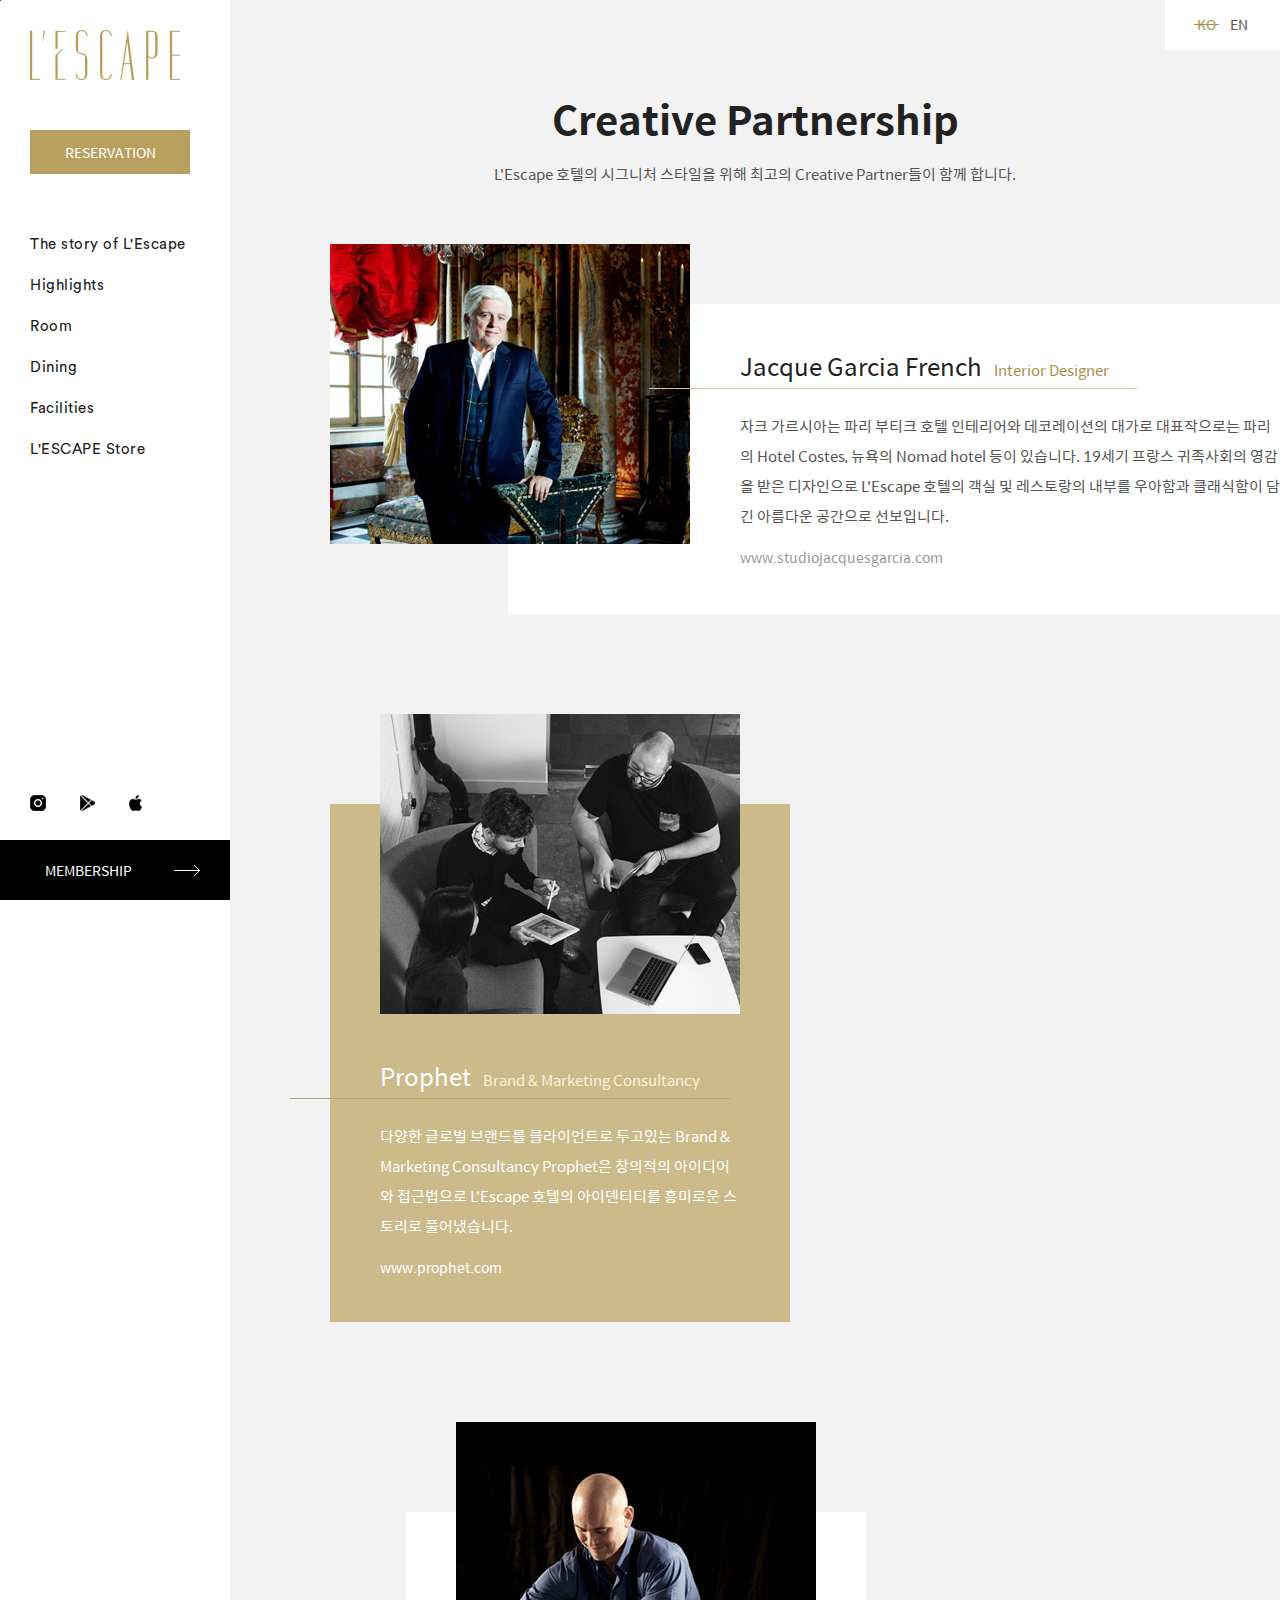
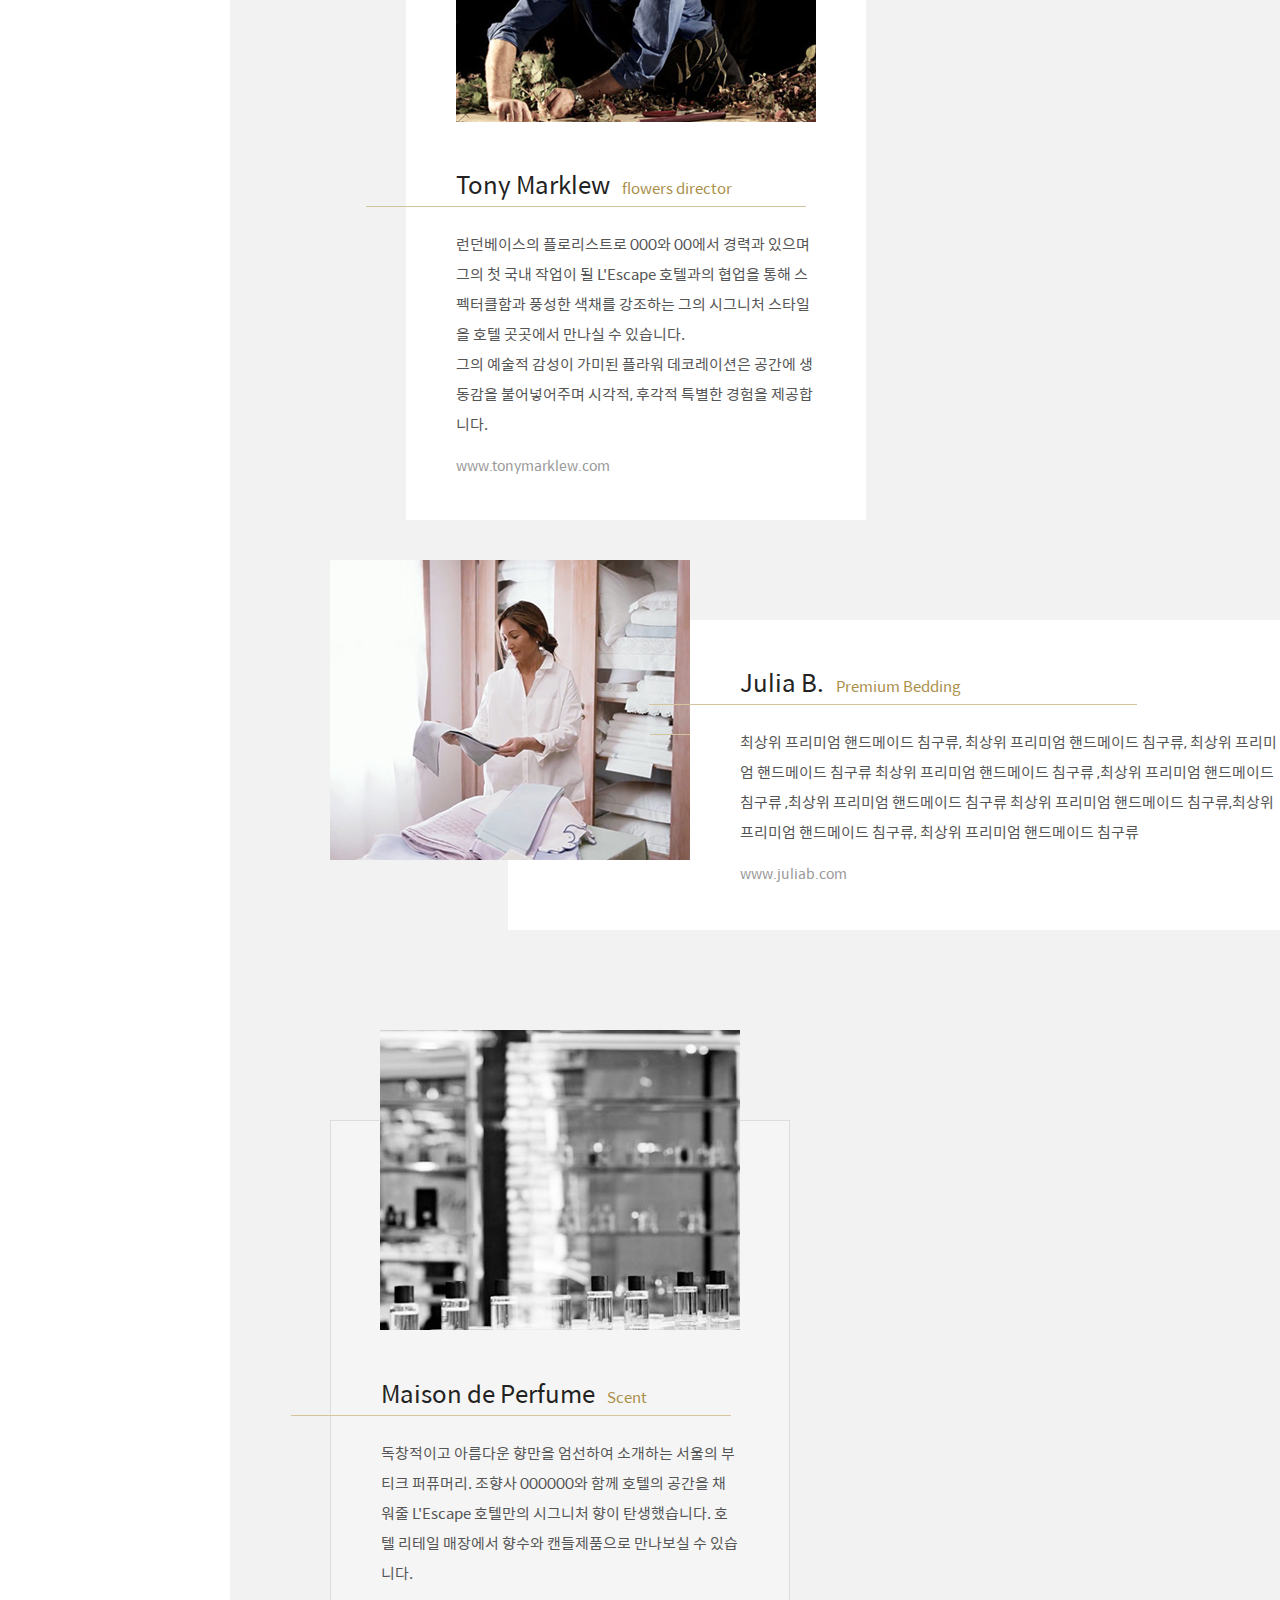
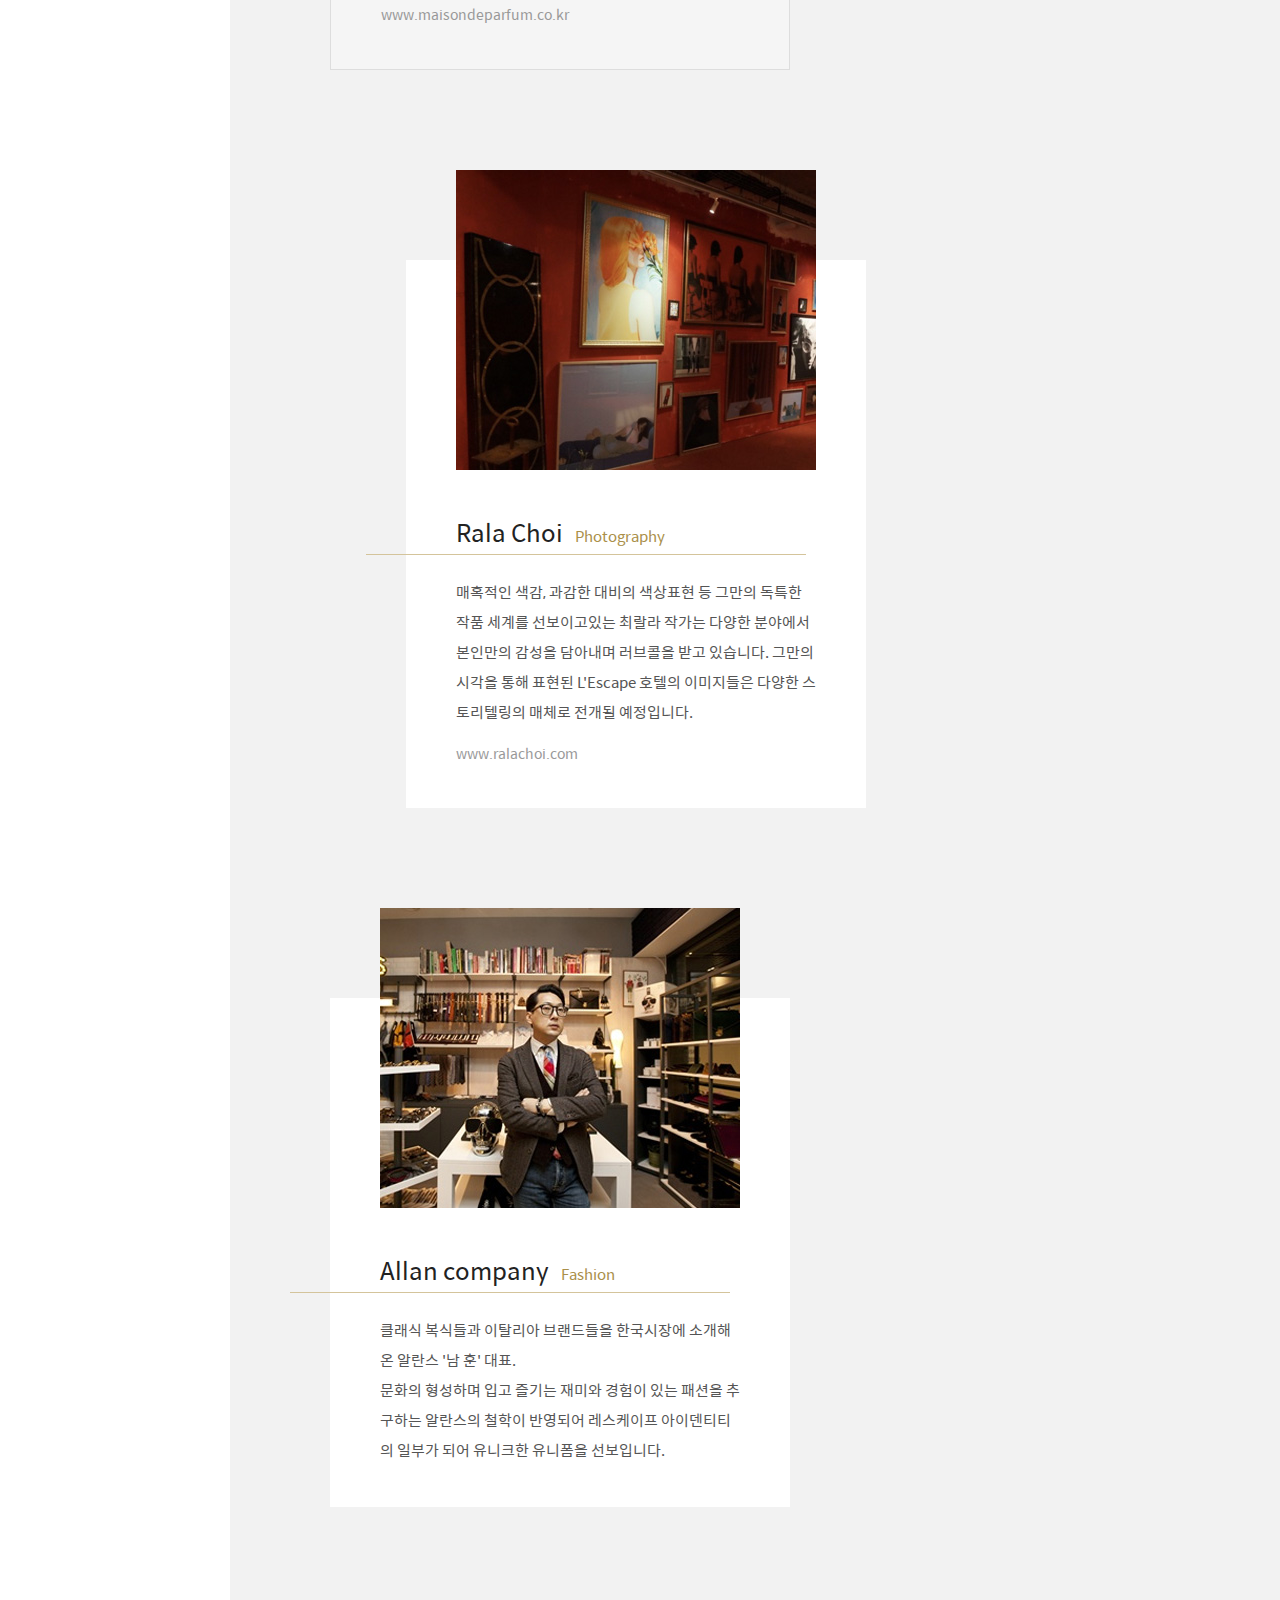
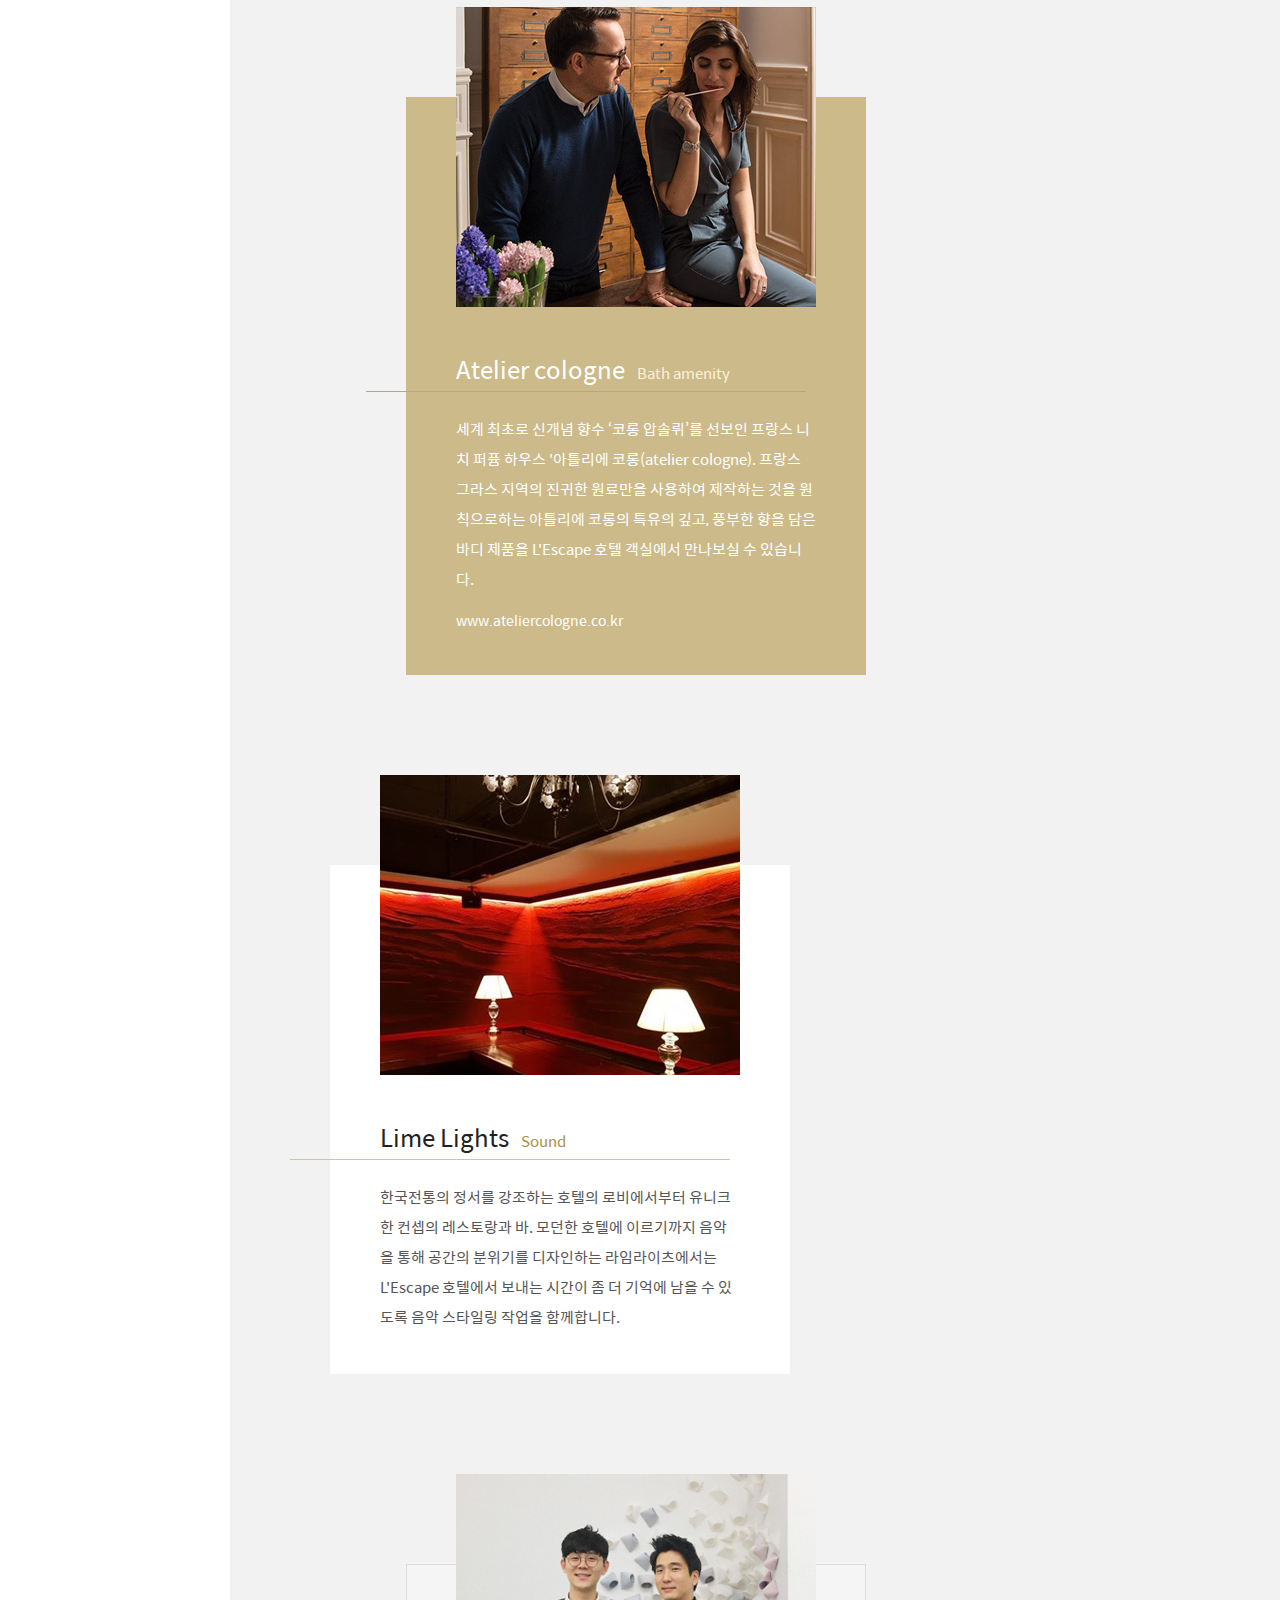
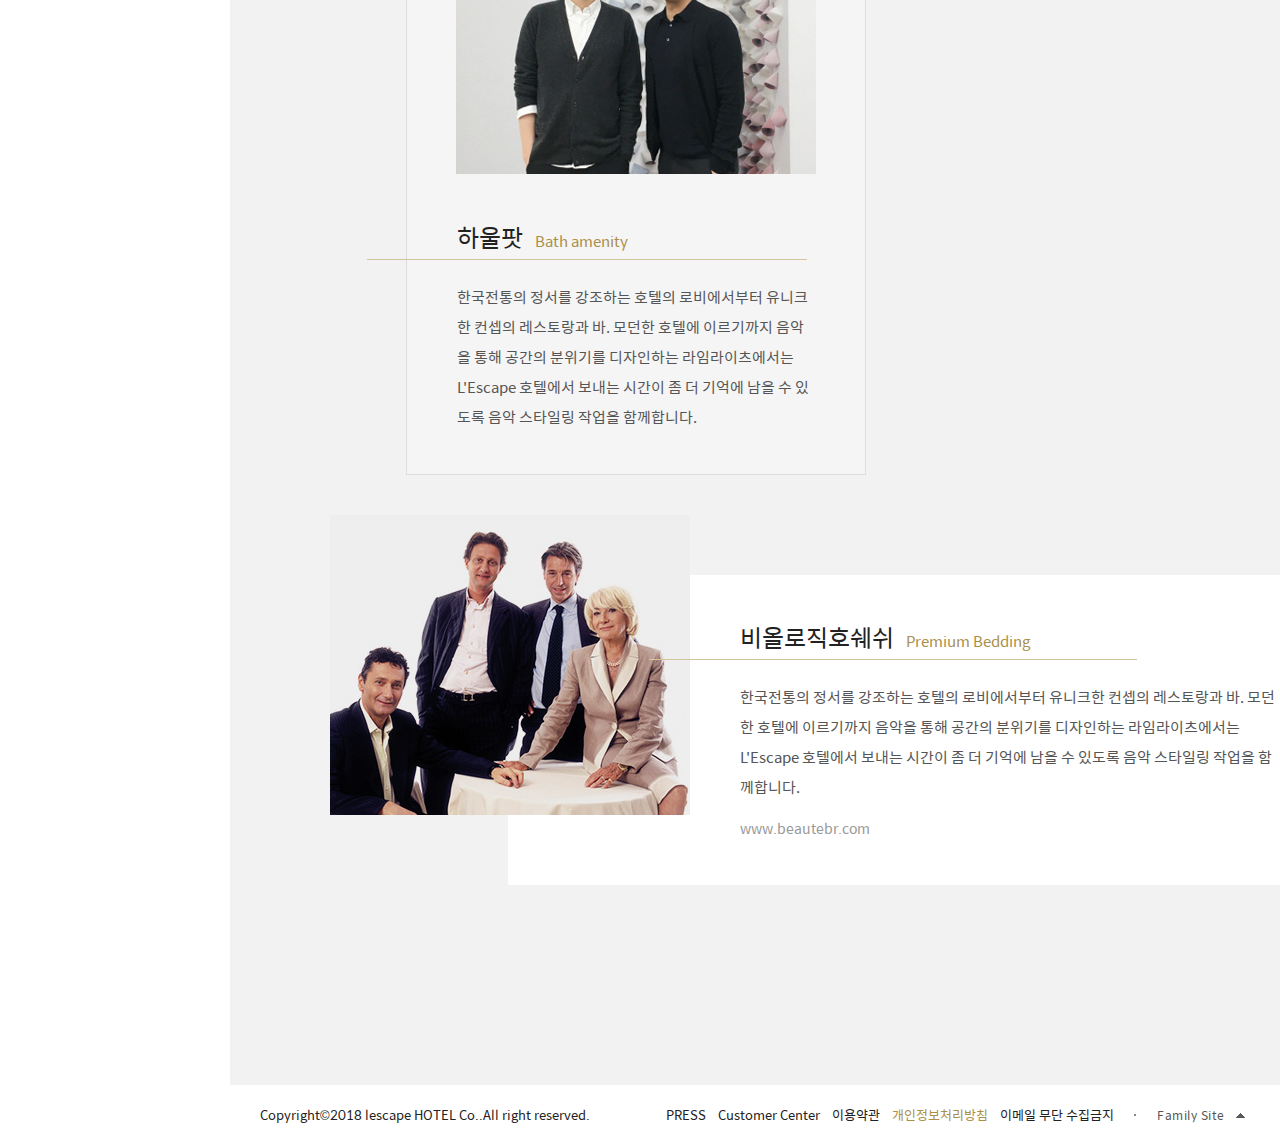
<file: pc/story/thestoryoflescape02.html>
<!doctype html>
<html lang="en">
<head>
	<meta charset="utf-8">
	<meta http-equiv='X-UA-Compatible' content='IE=edge,chrome=1'>
	<title>LESCAPE</title>
	<link rel="stylesheet" type="text/css" href="../css/common.css">

	<script src="../js/jquery-1.8.2.min.js"></script>
	<script src="../js/jquery-ui-1.9.2.custom.min.js"></script>
	<script src="../js/pluginset.js"></script>
	<script src="../js/common.js"></script>
</head>

<body>
<div id="skipNav"><a href="#contents">Skip to the menu / 본문가기</a></div>
<div class="wrapper">
	<div class="header">
		<div class="top">
			<h1 class="logo">
				<a href="#"><img src="../images/layout/logo.png" alt="LESCAPE"></a>
			</h1>
			<ul class="header-link">
				<li><a href="#">Login</a></li>
				<li><a href="#">Membership</a></li>
			</ul>
			<a href="#" class="btn-reservation">RESERVATION</a>
		</div>
		<div class="gnb">
			<ul class="depth1">
				<li>
					<a href="#" class="depth1-title">The story of L'Escape</a>
					<div class="depth2">
						<ul>
							<li><a href="#">concept</a></li>
							<li><a href="#">Map</a></li>
							<li><a href="#">Creative Partnership</a></li>
						</ul>
					</div>
				</li>
				<li>
					<a href="#" class="depth1-title">Highlights</a>
					<div class="depth2">
						<ul>
							<li><a href="#">Package</a></li>
							<li><a href="#">Event</a></li>
							<li><a href="#">Services &amp; Amenities</a></li>
						</ul>
					</div>
				</li>
				<li>
					<a href="#" class="depth1-title">Room</a>
					<div class="depth2">
						<ul>
							<li><a href="#">Standard</a></li>
							<li><a href="#">Suite</a></li>
							<li><a href="#">Services &amp; Amenities</a></li>
						</ul>
					</div>
				</li>
				<li>
					<a href="#" class="depth1-title">Dining</a>
					<div class="depth2">
						<ul>
							<li><a href="#">PALAIS DE CHINE</a></li>
							<li><a href="#">Le Salon by maison M'O</a></li>
							<li><a href="#">L'AMANT SECRET</a></li>
							<li><a href="#">Marque d;Amour</a></li>
						</ul>
					</div>
				</li>
				<li>
					<a href="#" class="depth1-title">Facilities</a>
					<div class="depth2">
						<ul>
							<li><a href="#">Spa &amp; Fitness</a></li>
							<li><a href="#">Library</a></li>
							<li><a href="#">Hell Cafe</a></li>
							<li><a href="#">Event room</a></li>
						</ul>
					</div>
				</li>
				<li>
					<a href="#" class="depth1-title">L'ESCAPE Store</a>
					<div class="depth2">
						<ul>
							<li><a href="#">판매상품 리스트</a></li>
							<li><a href="#">e Catalogue</a></li>
						</ul>
					</div>
				</li>
			</ul>
		</div>
		<div class="bottom">
			<div class="util">
				<a href="#" class="insta"><span>instagram</span></a>
				<a href="#" class="android"><span>android</span></a>
				<a href="#" class="ios"><span>ios</span></a>
			</div>
			<!-- <button type="button" class="btn-newsletter">NEWS LETTER 구독</button> -->
			<a href="#none" class="btn-membership">MEMBERSHIP</a> <!--1차오픈용-->
		</div>
		<div class="newsletter-layer">
			<div class="inner">
				<button type="button" class="btn-cancel">취소</button>
				<div class="cont">
					<div class="input-area">
						<input type="text" placeholder="성함">
						<input type="email" placeholder="이메일">
					</div>
					<div class="interest-area">
						<p>관심분야</p>
						<ul class="form-list check-wrap">
							<li class="all"><label><input type="checkbox" class="styled1">All</label></li>
							<li class="check"><label><input type="checkbox" class="styled1">ROOM</label></li>
							<li class="check"><label><input type="checkbox" class="styled1">FOOD</label></li>
						</ul>
					</div>
				</div>
			</div>
		</div>
	</div>

	<div class="container" id="contents">
		<div class="story section">
			<div class="language">
				<a class="on" href="#">KO</a>
				<a href="#">EN</a>
			</div>

			<div class="content">
				<p class="title02">Creative Partnership<span>L'Escape 호텔의 시그니처 스타일을 위해 최고의 Creative Partner들이 함께 합니다.</span></p>
				<div class="story-area">
					<div class="story-cont">
						<ul class="partner-list ty01">
							<li class="item-partaner">
								<div class="img-box"><img src="../images/temp/sub_partner_img01.jpg" alt=""></div>
								<div class="txt-box">
									<p class="partner-title">Jacque Garcia French<span> Interior Designer</span></p>
									<p class="partner-txt">
										자크 가르시아는 파리 부티크 호텔 인테리어와 데코레이션의 대가로 대표작으로는
										파리의 Hotel Costes, 뉴욕의 Nomad hotel 등이 있습니다. 19세기 프랑스 귀족사회의
										영감을 받은 디자인으로 L'Escape 호텔의 객실 및 레스토랑의 내부를 우아함과
										클래식함이 담긴 아름다운 공간으로 선보입니다.
									</p>
									<a href="#">www.studiojacquesgarcia.com</a>
								</div>
							</li>
							<li class="item-partaner partanner02 mgl">
								<div class="img-box"><img src="../images/temp/sub_partner_img02.jpg" alt=""></div>
								<div class="txt-box ty02">
									<p class="partner-title">Prophet<span>Brand &amp; Marketing Consultancy</span></p>
									<p class="partner-txt">
										다양한 글로벌 브랜드를 클라이언트로 두고있는 Brand &amp;<br>
										Marketing Consultancy Prophet은 창의적의 아이디어와
										접근법으로 L'Escape 호텔의 아이덴티티를 흥미로운
										스토리로 풀어냈습니다.
									</p>
									<a href="#">www.prophet.com</a>
								</div>
							</li>
							<li class="item-partaner partanner02">
								<div class="img-box"><img src="../images/temp/sub_partner_img03.jpg" alt=""></div>
								<div class="txt-box">
									<p class="partner-title">Tony Marklew<span>flowers director</span></p>
									<p class="partner-txt">
										런던베이스의 플로리스트로 000와 00에서 경력과 있으며
										그의 첫 국내 작업이 될 L'Escape 호텔과의 협업을 통해
										스펙터클함과 풍성한 색채를 강조하는 그의 시그니처
										스타일을 호텔 곳곳에서 만나실 수 있습니다.<br>
										그의 예술적 감성이 가미된 플라워 데코레이션은 공간에
										생동감을 불어넣어주며 시각적, 후각적 특별한 경험을
										제공합니다.
									</p>
									<a href="#">www.tonymarklew.com</a>
								</div>
							</li>
						</ul>
						<ul class="partner-list">
							<li class="item-partaner">
								<div class="img-box"><img src="../images/temp/sub_partner_img04.jpg" alt=""></div>
								<div class="txt-box">
									<p class="partner-title">Julia B.<span>Premium Bedding</span></p>
									<p class="partner-txt">
										최상위 프리미엄 핸드메이드 침구류, 최상위 프리미엄 핸드메이드 침구류, 최상위
										프리미엄 핸드메이드 침구류 최상위 프리미엄 핸드메이드 침구류 ,최상위 프리미엄
										핸드메이드 침구류 ,최상위 프리미엄 핸드메이드 침구류 최상위 프리미엄 핸드메이드
										침구류,최상위 프리미엄 핸드메이드 침구류, 최상위 프리미엄 핸드메이드 침구류
									</p>
									<a href="#">www.juliab.com</a>
								</div>
							</li>
							<li class="item-partaner partanner02 mgl">
								<div class="img-box"><img src="../images/temp/sub_partner_img05.jpg" alt=""></div>
								<div class="txt-box ty03">
									<p class="partner-title">Maison de Perfume<span>Scent</span></p>
									<p class="partner-txt">
										독창적이고 아름다운 향만을 엄선하여 소개하는 서울의
										부티크 퍼퓨머리. 조향사 000000와 함께  호텔의 공간을
										채워줄 L'Escape 호텔만의 시그니처 향이 탄생했습니다.
										호텔 리테일 매장에서 향수와 캔들제품으로 만나보실 수
										있습니다.
									</p>
									<a href="#">www.maisondeparfum.co.kr</a>
								</div>
							</li>
							<li class="item-partaner partanner02">
								<div class="img-box"><img src="../images/temp/sub_partner_img06.jpg" alt=""></div>
								<div class="txt-box">
									<p class="partner-title">Rala Choi<span>Photography</span></p>
									<p class="partner-txt">
										매혹적인 색감, 과감한 대비의 색상표현 등 그만의 독특한
										작품 세계를 선보이고있는 최랄라 작가는 다양한 분야에서
										본인만의 감성을 담아내며 러브콜을 받고 있습니다.
										그만의 시각을 통해 표현된 L'Escape 호텔의 이미지들은
										다양한 스토리텔링의 매체로 전개될 예정입니다.
									</p>
									<a href="#">www.ralachoi.com</a>
								</div>
							</li>
							<li class="item-partaner partanner02 mgl">
								<div class="img-box"><img src="../images/temp/sub_partner_img07.jpg" alt=""></div>
								<div class="txt-box">
									<p class="partner-title">Allan company<span>Fashion</span></p>
									<p class="partner-txt">
										클래식 복식들과 이탈리아 브랜드들을 한국시장에 소개해 온
										알란스 '남 훈' 대표.<br>
										문화의 형성하며 입고 즐기는 재미와 경험이 있는 패션을
										추구하는 알란스의 철학이 반영되어 레스케이프 아이덴티티의
										일부가 되어 유니크한 유니폼을 선보입니다.
									</p>
								</div>
							</li>
							<li class="item-partaner partanner02">
								<div class="img-box"><img src="../images/temp/sub_partner_img08.jpg" alt=""></div>
								<div class="txt-box ty02">
									<p class="partner-title">Atelier cologne<span>Bath amenity</span></p>
									<p class="partner-txt">
										세계 최초로 신개념 향수 ‘코롱 압솔뤼’를 선보인  프랑스
										니치 퍼퓸 하우스 '아틀리에 코롱(atelier cologne).
										프랑스 그라스 지역의 진귀한 원료만을 사용하여 제작하는
										것을 원칙으로하는 아틀리에 코롱의 특유의 깊고, 풍부한
										향을 담은 바디 제품을 L'Escape 호텔 객실에서 만나보실
										수 있습니다.
									</p>
									<a href="#">www.ateliercologne.co.kr</a>
								</div>
							</li>
							<li class="item-partaner partanner02 mgl">
								<div class="img-box"><img src="../images/temp/sub_partner_img09.jpg" alt=""></div>
								<div class="txt-box">
									<p class="partner-title">Lime Lights<span>Sound</span></p>
									<p class="partner-txt">
										한국전통의 정서를 강조하는 호텔의 로비에서부터 유니크한
										컨셉의 레스토랑과 바. 모던한 호텔에 이르기까지 음악을
										통해 공간의 분위기를 디자인하는 라임라이츠에서는<br>
										L'Escape 호텔에서 보내는 시간이 좀 더 기억에 남을 수
										있도록 음악 스타일링 작업을 함께합니다.
									</p>
								</div>
							</li>
							<li class="item-partaner partanner02">
								<div class="img-box"><img src="../images/temp/sub_partner_img10.jpg" alt=""></div>
								<div class="txt-box ty03">
									<p class="partner-title">하울팟<span>Bath amenity</span></p>
									<p class="partner-txt">
										한국전통의 정서를 강조하는 호텔의 로비에서부터 유니크한
										컨셉의 레스토랑과 바. 모던한 호텔에 이르기까지 음악을
										통해 공간의 분위기를 디자인하는 라임라이츠에서는
										L'Escape 호텔에서 보내는 시간이 좀 더 기억에 남을 수
										있도록 음악 스타일링 작업을 함께합니다.
									</p>
								</div>
							</li>
						</ul>
						<ul class="partner-list">
							<li class="item-partaner">
								<div class="img-box"><img src="../images/temp/sub_partner_img11.jpg" alt=""></div>
								<div class="txt-box">
									<p class="partner-title">비올로직호쉐쉬<span>Premium Bedding</span></p>
									<p class="partner-txt">
										한국전통의 정서를 강조하는 호텔의 로비에서부터 유니크한 컨셉의 레스토랑과 바.
										모던한 호텔에 이르기까지 음악을 통해 공간의 분위기를 디자인하는 라임라이츠에서는
										L'Escape 호텔에서 보내는 시간이 좀 더 기억에 남을 수 있도록 음악 스타일링 작업을
										함께합니다.
									</p>
									<a href="#">www.beautebr.com</a>
								</div>
							</li>
						</ul>
					</div>
				</div>
			</div>

		</div>
	</div>
	<div class="footer">
		<p class="copyright">Copyright©2018 lescape HOTEL Co..All right reserved.</p>
		<ul class="link-area">
			<li><a href="#">PRESS</a></li>
			<li><a href="#">Customer Center </a></li>
			<li><a href="#">이용약관</a></li>
			<li><a href="#" class="fColor1">개인정보처리방침</a></li>
			<li><a href="#">이메일 무단 수집금지</a></li>
		</ul>
		<div class="family-site">
			<button type="button" class="btn-family"><span>Family Site</span></button>
			<ul class="family">
				<li><a href="#">신세계백화점</a></li>
				<li><a href="#">이마트</a></li>
				<li><a href="#">조선호텔</a></li>
				<li><a href="#">신세계트레이더스</a></li>
				<li><a href="#">스타벅스커피 코리아</a></li>
			</ul>
		</div>
	</div>
</div>

</body>
</html>
</file>
<file: mobile/css/common.css>
@charset "utf-8";

/* reset */
body,div,dl,dt,dd,ul,ol,li,h1,h2,h3,h4,h5,h6,pre,code,form,fieldset,legend,textarea,p,blockquote,th,td,input,select,button{margin:0;padding:0}
fieldset,img{border:0 none}
dl,ul,ol,menu,li{list-style:none}
blockquote, q{quotes: none}
blockquote:before, blockquote:after,q:before, q:after{content:'';content:none}
input,select,textarea,button{border-radius:0;vertical-align:middle}
input::-ms-clear{display:none}
button{border:0 none;background-color:transparent;cursor:pointer}
body{background:#fff;direction:ltr;-webkit-text-size-adjust:none}
body,th,td,input,select,textarea,button{font-size:13px;line-height:1.5;font-family:'SpoqaHanSans',dotum,'돋움',sans-serif;color:#555;}
/* input[type=text],
input[type=tel],
input[type=number],
input[type=password] {
	width:100%;
	height:42px;
	padding:0 10px;
	border:1px solid #bbb;
	border-radius:3px;
	background-color:#fff;
	color:#666;
	font-size:15px;
	line-height:42px;
	-webkit-appearance:none;
	-moz-appearance:none;
	appearance:none;
	-webkit-box-sizing:border-box;-moz-box-sizing:border-box;box-sizing:border-box;
	vertical-align:top;
} */
a{color:#222;text-decoration:none}
a:hover{text-decoration:none}
a:active{background-color:transparent}
address,caption,cite,code,dfn,em,var{font-style:normal;font-weight:normal}

article,aside,canvas,details,figcaption,figure,footer,header,hgroup,menu,nav,section,summary {display:block;}

.hide {font-size: 0; line-height: 0; text-indent: -9999px;}
:-ms-input-placeholder {color:#bbb; font-size: 15px}
::-webkit-input-placeholder {color:#bbb; font-size: 15px}
::-moz-placeholder{color:#bbb; font-size: 15px}

/* =========================================================================================================
	Font
========================================================================================================= */
@font-face {
	font-family:'SpoqaHanSans';
	font-style:normal;
	font-weight:normal;
	src:url(font/SpoqaHanSansRegular.eot);
	src:local(※),
	url(font/SpoqaHanSansRegular.eot?#iefix) format('embedded-opentype'),
	url(font/SpoqaHanSansRegular.woff) format('woff'),
	url(font/SpoqaHanSansRegular.ttf) format('truetype');
}
@font-face {
	font-family:'SpoqaHanSans';
	font-style: normal;
	font-weight:bold;
	src:url(font/SpoqaHanSansBold.eot);
	src:local(※),
	url(font/SpoqaHanSansBold.eot?#iefix) format('embedded-opentype'),
	url(font/SpoqaHanSansBold.woff) format('woff'),
	url(font/SpoqaHanSansBold.ttf) format('truetype');
}
@font-face {
	font-family:'CircularStd';
	font-style:normal;
	font-weight:normal;
	src:url(font/CircularStd-Book.eot);
	src:local(※),
	url(font/CircularStd-Book.eot?#iefix) format('embedded-opentype'),
	url(font/CircularStd-Book.woff) format('woff'),
	url(font/CircularStd-Book.ttf) format('truetype');
}
@font-face {
	font-family:'CircularStd';
	font-style: normal;
	font-weight:bold;
	src:url(../font/CircularStd-Bold.eot);
	src:local(※),
	url(font/CircularStd-Bold.eot?#iefix) format('embedded-opentype'),
	url(font/CircularStd-Bold.woff) format('woff'),
	url(font/CircularStd-Bold.ttf) format('truetype');
}
@font-face {
	font-family:'CircularStd';
	font-style:normal;
	font-weight:900;
	src:url(../font/CircularStd-Black.eot);
	src:local(※),
	url(font/CircularStd-Black.eot?#iefix) format('embedded-opentype'),
	url(font/CircularStd-Black.woff) format('woff'),
	url(font/CircularStd-Black.ttf) format('truetype');
}
.hide {position:absolute;left:-9999px;top:-9999px;width:0;height:0;text-indent:-9999px;font-size:0;line-height:0;opacity:0;}

/* =========================================================================================================
	레이아웃 (공통헤더,푸터)
========================================================================================================= */
.wrapper {}

.header {
	position: relative;
	width: 100%;
	height: 60px;
	background-color:#fff;
}
.header  .logo{
	width: 95px;
	height: 30px;
	margin: 0 auto;
	padding:15px 0;
	font-size: 0;
}
.header .logo img {
	width: 100%;
}
.header .btn-reservation,
.header .btn-gnb {
	position: absolute;
	left: 0;
	top:0;
	display: inline-block;
	width: 60px;
	height: 60px;
}
.header .btn-gnb {
	left: inherit;
	right: 0;
}
.header .btn-reservation:before,
.header .btn-gnb:before {
	content: '';
	display: block;
	width:28px;
	height:27px;
	position: absolute;
	left: 50%;
	top: 50%;
	margin:-13px 0 0 -14px;
	background:url(../images/btn/btn_header.png) no-repeat;
	background-size: 28px 100px;
}
.header .btn-reservation:before {background-position: 0 0;}
.header .btn-gnb:before {background-position: 0 -28px;}

.container {}

.footer {
	/* position: absolute;
	left: 0;
	right: 0;
	bottom: 0; */
	width: 100%;
	height: 145px;
	padding:30px 0 22px;
	background-color:#fff;
	text-align: center;
	box-sizing: border-box;
}
.footer .copyright {
	padding:20px 0 ;
	font-size: 10px;
	color:#777;
}
.footer .link-area {
}
.footer .link-area li {
	position: relative;
	display: inline-block;
	margin-left: 17px;
	padding-left: 17px;
}
.footer .link-area li:before {
	content: '';
	width: 1px;
	height: 10px;
	position: absolute;
	left: 0;
	top: 50%;
	margin-top: -5px;
	background-color:#ddd;
}
.footer .link-area li:first-child:before {display: none;}

.footer .link-area li:first-child {margin-left: 0; border-left: 0}
.footer .link-area li a {
	font-size: 11px;
	line-height: 19px;
}
.footer .util {

}
.footer .util a {
	position: relative;
	display: inline-block;
	width: 20px;
	height: 20px;
	margin-left: 37px;
}
.footer .util a:first-child {margin-left: 0}
.footer .util a:before {
	content: '';
	display: block;
	width: 20px;
	height: 20px;
	background:url(../images/btn/btn_util.png) no-repeat 0 0;
	background-size: 20px 62px;
}
.footer .util a.insta:before {background-position: 0 0;}
.footer .util a.android:before {background-position: 0 -21px;}
.footer .util a.ios:before {background-position: 0 -42px;}
.footer .util a span {
	font-size: 0;
	line-height: 0;
	text-indent: -9999px;
}
.footer .btn-top {
	display: none;
	position: fixed;
	bottom: 15px;
	right: 15px;
	width: 48px;
	height: 48px;
	padding-top: 12px;
	box-sizing: border-box;
	border: 1px solid #c3af78;
	background-color: rgba(255,255,255,.8);
	color: #b89f5d;
	font-size: 11px;
	text-align: center;
	line-height: 12px;
}
.btn-top:before {
	content: '';
	position: absolute;
	left: 17px;
	top: 10px;
	width: 9px;
	height: 9px;
	border-left: 2px solid #b79d59;
	border-top: 2px solid #b79d59;
	-webkit-transform: rotate(45deg);
	-ms-transform: rotate(45deg);
	/* transform: rotate(45deg); */
}

.container{min-height: 100%}
/* =========================================================================================================
	공통
========================================================================================================= */
/*폰트색상*/
.fColor1 {color:#aa8f49 !important}

/*정렬*/
.float-area {}
.float-area:after {
	content: '';
	display: block;
	clear: both;
}
.float-area .f-item {
	float: left;
}

.form-list.inline:after {
	content: '';
	display: block;
	clear: both;
}
.form-list.inline li {
	float: left;
	margin-left: 10px;
}
.form-list.inline li:first-child {margin-left: 0}
/* -----------------------------------------------------------------------------------------------------------
	타이틀
----------------------------------------------------------------------------------------------------------- */


/* -----------------------------------------------------------------------------------------------------------
	버튼
----------------------------------------------------------------------------------------------------------- */
.alignC {text-align: center !important;}
.alignR {text-align: right !important;}

.btn-text {
	display: inline-block;
	position: relative;
	min-width: 200px;
	height: 52px;
	padding: 0 30px;
	color: #fff;
	font-size: 17px;
	text-align: center;
	line-height: 52px;
	box-sizing: border-box;
	vertical-align: top;
}

.btn-text.sm {
	min-width: 120px;
	height: 40px;
	font-size: 15px;
	line-height: 40px;
}

.btn-gold {background-color: #b79d59;}
.btn-gold:hover {background-color:#978453;}
.btn-gray {background-color: #7e7a74;}
.btn-gray:hover {background-color:#595959;}

.btn-border-text {
	display: inline-block;
	position: relative;
	min-width: 200px;
	height: 52px;
	padding: 0 30px;
	font-size: 17px;
	text-align: center;
	line-height: 48px;
	box-sizing: border-box;
	vertical-align: top;
}
.btn-border-gold {
	color:#aa8f49;
	border:2px solid #b79d59;
}

.btn-prev:before {
	content: '';
	display: block;
	position: absolute;
	left: 20px;
	top: 50%;
	margin-top: -5px;
	width: 24px;
	height: 11px;
	background:url(../images/btn/btn-arrow5.png) no-repeat 0 0;
}
/* -----------------------------------------------------------------------------------------------------------
	박스/블릿
----------------------------------------------------------------------------------------------------------- */

/* -----------------------------------------------------------------------------------------------------------
	폼요소
----------------------------------------------------------------------------------------------------------- */
/*input박스*/
input[type=text],
input[type=number],
input[type=password] {
	width: 100%;
	height:42px;
	padding:0 10px;
	box-sizing:border-box;
	border-style: none;
	border-bottom:1px solid #999;
	line-height:42px;
	font-weight: 15px;
}
input[type=number]::-webkit-inner-spin-button,
input[type=number]::-webkit-outer-spin-button {
	-webkit-appearance:none;
	margin:0;
}


textarea {
	width:100%;
	min-height: 120px;
	padding:20px;
	border:1px solid #999;
	box-sizing:border-box;
	resize:none;
}

/* =========================================================================================================
	컨텐츠
========================================================================================================= */
/* -----------------------------------------------------------------------------------------------------------
	메인
----------------------------------------------------------------------------------------------------------- */
.main-visual {
	position: relative;
	width: 100%;
	height: 460px;
	background:url(../images/layout/main_visual.jpg) no-repeat center;
	background-size:cover;
	text-align: center;
	box-sizing: border-box;
}
.main-visual p {
	padding-top: 45px;
	font-size: 25px;
	color:#fff;
	line-height: 30px;
	font-family: 'CircularStd';
	opacity: .8;
}
.main-visual .scroll {
	position: absolute;
	left: 50%;
	bottom: 37px;
	margin-left: -14px;
	display: inline-block;
	width: 28px;
	height: 78px;
}
.main-visual .scroll img {width: 100%;}

.main-visual + .section {
	padding:40px 15px;
	background-color:#f5f5f5;
}
.main-visual + .section .title {
	color:#222;
	font-family: 'CircularStd';
	font-weight: bold;
	letter-spacing: 2px;
	text-transform: uppercase;
	text-align: center;
}
.main-visual + .section .slide-area {
	position: relative;
	margin-top: 15px;
	margin-bottom: 25px;
}
.main-visual + .section .slider1 .item {height: auto;}
.main-visual + .section .slider1 .item .img-area {
	position: relative;
	width: 100%;
	height: 140px;
}
.main-visual + .section .slider1 .item .img-area.img1 {	background:url(../images/temp/@main_special1.jpg) no-repeat 50% 50%;	background-size: cover;}
.main-visual + .section .slider1 .item .img-area.img2 {	background:url(../images/temp/@main_special2.jpg) no-repeat 50% 50%;	background-size: cover;}
.main-visual + .section .slider1 .item .img-area .inner {
	position: absolute;
	top: 50%;
	left: 50%;
	transform: translate(-50%, -50%);
	width: 100%;
	text-align: center;
}
.main-visual + .section .slider1 .item .img-area .inner .tit {
	width: 100%;
	margin-bottom: 10px;
	font-size: 15px;
	color:#fff;
	text-align: center;
}
.main-visual + .section .slider1 .item .img-area .inner .btn-more {
	position: relative;
	font-size: 11px;
	color:#fff;
	text-transform: uppercase;
}
.main-visual + .section .slider1 .item .img-area .inner .btn-more:before {
	content:'';
	display: block;
	position: absolute;
	right: -30px;
	top: 50%;
	margin-top: -4px;
	width: 21px;
	height: 8px;
	background:url(../images/btn/btn_arrow.png) no-repeat 50% 50%;
	background-size: 21px 8px;
}

.main-visual + .section .slider1 .slide-number {
	position: absolute;
	right: 0;
	top: -25px;
}
.main-visual + .section .slider1 .bx-controls-direction {display: none;}
.slider1 .bx-pager {position:absolute; bottom:0; left:0;}
.slider1 .bx-pager {
	overflow:hidden;
	position:absolute;
	left:0;
	bottom:-25px;
	width:100%;
	text-align:center;
}
.slider1 .bx-pager .bx-pager-item {
	display:inline-block;
	margin:0 4px;
}
.slider1 .bx-pager-item .bx-pager-link {
	display:block;
	width:8px;
	height:8px;
	background:url(../images/bg/bg_pager.png) no-repeat 0 0;
	font-size:0;
	text-indent:-9999px;
	line-height:0;
	background-size: 8px 8px;
}
.slider1 .bx-pager-item .bx-pager-link:hover,
.slider1 .bx-pager-item .bx-pager-link.active {background:url(../images/bg/bg_pager_on.png) no-repeat 0 0;	background-size: 8px 8px;}

.main-visual + .section .page-link-area {margin-top: 43px}
	.main-visual + .section .page-link-area ul {overflow: hidden;}
	.main-visual + .section .page-link-area ul li {
		width: 100%;
	}
	.main-visual + .section .page-link-area .box {
		display: block;
		width: 100%;
		background-color: #fff;
		text-align: center;
	}
/* .main-visual + .section .page-link-area .left {	float: left;}
.main-visual + .section .page-link-area .left .box {
	width: 160px;
	height: 120px;
	background:url(../images/bg/bg_newsletter.png) no-repeat 0 0;
	background-size: 160px 120px;
} */
.main-visual + .section .page-link-area .right {float: left;	width: 50%; padding-left: 5px;box-sizing: border-box;}
.main-visual + .section .page-link-area .right:first-child {padding-right: 5px; }
.main-visual + .section .page-link-area .right .box {
	width: 100%;

	height: 50px;
	line-height: 50px;
	border:1px solid #d4c49b;
	box-sizing: border-box;
}


























/* -----------------------------------------------------------------------------------------------------------
	서브
----------------------------------------------------------------------------------------------------------- */
</file>
<file: pc/css/common.css>
@charset "utf-8";

/* reset */
body,div,dl,dt,dd,ul,ol,li,h1,h2,h3,h4,h5,h6,pre,code,form,fieldset,legend,textarea,p,blockquote,th,td,input,select,button{margin:0;padding:0}
fieldset,img{border:0 none}
dl,ul,ol,menu,li{list-style:none}
blockquote, q{quotes: none}
blockquote:before, blockquote:after,q:before, q:after{content:'';content:none}
input,select,textarea,button{border-radius:0;vertical-align:middle}
input::-ms-clear{display:none}
button{border:0 none;background-color:transparent;cursor:pointer}
body{background:#fff;direction:ltr;-webkit-text-size-adjust:none}
body,th,td,input,select,textarea,button{font-size:13px;line-height:1.5;font-family:'SpoqaHanSans',dotum,'돋움',sans-serif;color:#222;}
a{color:#222;text-decoration:none;cursor: hand;}
a:hover{text-decoration:none}
a:active{background-color:transparent}
address,caption,cite,code,dfn,em,var{font-style:normal;font-weight:normal}

article,aside,canvas,details,figcaption,figure,footer,header,hgroup,menu,nav,section,summary {display:block;}

.hide {font-size: 0; line-height: 0; text-indent: -9999px;}
:-ms-input-placeholder {color:#bbb; font-size: 15px}
::-webkit-input-placeholder {color:#bbb; font-size: 15px}
::-moz-placeholder{color:#bbb; font-size: 15px}

/* =========================================================================================================
	Font
========================================================================================================= */
@font-face {
	font-family:'SpoqaHanSans';
	font-style:normal;
	font-weight:normal;
	src:url(font/SpoqaHanSansRegular.eot);
	src:local(※),
	url(font/SpoqaHanSansRegular.eot?#iefix) format('embedded-opentype'),
	url(font/SpoqaHanSansRegular.woff) format('woff'),
	url(font/SpoqaHanSansRegular.ttf) format('truetype');
}
@font-face {
	font-family:'SpoqaHanSans';
	font-style: normal;
	font-weight:bold;
	src:url(font/SpoqaHanSansBold.eot);
	src:local(※),
	url(font/SpoqaHanSansBold.eot?#iefix) format('embedded-opentype'),
	url(font/SpoqaHanSansBold.woff) format('woff'),
	url(font/SpoqaHanSansBold.ttf) format('truetype');
}
@font-face {
	font-family:'CircularStd';
	font-style:normal;
	font-weight:normal;
	src:url(font/CircularStd-Book.eot);
	src:local(※),
	url(font/CircularStd-Book.eot?#iefix) format('embedded-opentype'),
	url(font/CircularStd-Book.woff) format('woff'),
	url(font/CircularStd-Book.ttf) format('truetype');
}
@font-face {
	font-family:'CircularStd';
	font-style: normal;
	font-weight:bold;
	src:url(../font/CircularStd-Bold.eot);
	src:local(※),
	url(font/CircularStd-Bold.eot?#iefix) format('embedded-opentype'),
	url(font/CircularStd-Bold.woff) format('woff'),
	url(font/CircularStd-Bold.ttf) format('truetype');
}
@font-face {
	font-family:'CircularStd';
	font-style:normal;
	font-weight:900;
	src:url(../font/CircularStd-Black.eot);
	src:local(※),
	url(font/CircularStd-Black.eot?#iefix) format('embedded-opentype'),
	url(font/CircularStd-Black.woff) format('woff'),
	url(font/CircularStd-Black.ttf) format('truetype');
}

/* =========================================================================================================
	레이아웃 (공통헤더,푸터)
========================================================================================================= */
/* Skip Nav */
#skipNav{position:relative;z-index:9999;}
#skipNav a{display:block; height:1px; width:1px; margin-bottom:-1px; overflow:hidden; font-size:15px; color:#fff; background-color: rgba(0,0,0,.7); white-space:nowrap;text-align:center;}
#skipNav a:focus, #skipNav a:active{height:50px; width:100%; padding:5px; margin-bottom:10px; position:absolute; left:0; top:0; line-height: 40px; box-sizing: border-box;}

/*WRAPPER*/
.wrapper {
	position: relative;
	min-width: 1280px;
}
/*HEADER*/
.header {
	overflow: hidden;
	position: fixed;
	left: 0;
	top: 0;
	bottom: 0;
	width:230px;
	padding:30px 0 155px 0;
	background-color:#fff;
	box-sizing: border-box;
	z-index: 100
}
.header .top {padding-bottom: 50px}
.header .logo a {
	display: block;
	width: 150px;
	height: 50px;
	padding:0 30px;
}
.header .header-link {
	display: none;
	overflow: hidden;
	margin:30px 0;
	padding:0 30px;
}
.header .header-link li {
	float: left;
	position: relative;
	margin-left: 10px;
	padding-left: 10px;
}
.header .header-link li:first-child {
	margin-left: 0;
	padding-left: 0
}
.header .header-link li:before {
	content: '';
	position: absolute;
	left: 0;
	top:50%;
	width: 1px;
	height: 13px;
	margin-top:-6px;
	background-color: #c2c2c2;
	}
.header .header-link li:first-child:before {display: none;}
.header .header-link li a {color: #555;}

.header .btn-reservation {
	margin-top: 50px;
	display: block;
	width: 160px;
	height: 44px;
	margin-left: 30px;
	background-color: #b89f5d;
	font-size: 14px;
	color:#fff;
	text-align: center;
	line-height: 44px;
}
.header .gnb {
	/* height: 315px;
	overflow-y: auto; */
	width: 247px;
	overflow: inherit;
}
.header .gnb.scroll {
	overflow-y:auto;
}
.header .gnb .depth1 li {
	line-height: 40px;
}
.header .gnb .depth1 li .depth1-title.on { color:#aa8f49}
/* .header .gnb .depth1 li:hover .depth2 {
	left: 230px;
	transition: left .3s ease;
} */
.header .gnb .depth1 > li > a {
	padding: 0 30px;
	font-size: 15px;
	font-family: 'CircularStd';
	color:#222;
	letter-spacing: 0.5px;
}
.header .gnb .depth2 {
	 display: none;
	/*position: fixed;
	top: 0;
	left: 230px;
	width: 180px;
	height: 100%; */

}
.header .gnb .depth2 ul {
	position: fixed;
	left: 230px;
	width: 180px;
	padding:70px 0;
	background-color:rgba(0, 0, 0, 0.85);
	box-sizing: border-box;
}
.header .gnb .depth2 li {
	width: 100%;
	height: 28px;
	line-height: 28px;
	margin-top: 10px;
}
.header .gnb .depth2 li:first-child{margin-top: 0}
.header .gnb .depth2 li a {
	position: relative;
	display: inline-block;
	height: 100%;
	padding-left: 20px;
	font-size: 14px;
	color:#ccc;
	box-sizing: border-box;
}
.header .gnb .depth2 li a:hover {
	color:#aa8f49;
}
.header .gnb .depth2 li a:before {
	content: '';
	width: 0;
	height: 1px;
	background-color:#aa8f49;
	position: absolute;
	left: 0;
	bottom: 0;
	transition: width .3s ease;
}
.header .gnb .depth2 li a:hover:before {
	width: 100%;
}
.header .bottom {
	position: absolute;
	left: 0;
	right: 0;
	bottom: 0;
}
.header .util {
	height: 75px;
	padding-top: 30px;
	padding-left: 30px;
	box-sizing: border-box;
}
.header .util a {
	position: relative;
	display: inline-block;
	width: 16px;
	height: 16px;
	margin-left: 30px;
}
.header .util a:first-child {margin-left: 0}
.header .util a:before {
	content: '';
	display: block;
	width: 16px;
	height: 16px;
	background:url(../images/sprite_util.png) no-repeat 0 0;
}
.header .util a.insta:before {background-position: 0 0;}
.header .util a.android:before {background-position: 0 -18px;}
.header .util a.ios:before {background-position: 0 -36px;}
.header .util a span {
	font-size: 0;
	line-height: 0;
	text-indent: -9999px;
}
.header .btn-newsletter {
	position: relative;
	width: 100%;
	height: 60px;
	padding-left: 30px;
	background-color: #000;
	color:#fff;
	font-size: 14px;
	line-height: 60px;
	text-align: left;
	box-sizing: border-box;
	z-index: 10;
}
.header .btn-newsletter.on {
	background-color: #b79d59;
	color:#fff;
}
.header .btn-newsletter:before {
	content: '';
	display: block;
	width: 26px;
	height: 11px;
	margin-top: -5px;
	position: absolute;
	right: 30px;
	top:50%;
	background:url(../images/btn/btn-arrow.png) no-repeat 0 0;
}
/*1차오픈용 멤버쉽버튼*/
.header .btn-membership {
	display: block;
	position: relative;
	width: 100%;
	height: 60px;
	padding-left: 45px;
	background-color: #000;
	color:#fff;
	font-size: 14px;
	line-height: 60px;
	text-align: left;
	box-sizing: border-box;
	z-index: 10;
}
.header .btn-membership:hover {
	background-color: #b79d59;
	color:#fff;
}
.header .btn-membership:before {
	content: '';
	display: block;
	width: 26px;
	height: 11px;
	margin-top: -5px;
	position: absolute;
	right: 30px;
	top:50%;
	background:url(../images/btn/btn-arrow.png) no-repeat 0 0;
}
/*//1차오픈용 멤버쉽버튼*/
.newsletter-layer {}
.newsletter-layer .inner {
	position: absolute;
	left: 0;
	bottom: -100%;
	height: 100%;
	width: 100%;
	background-color: #000;
	transition: all .5s ease;
}
.newsletter-layer.on {}
.newsletter-layer.on .inner {
	bottom:0;
}
.newsletter-layer .inner .btn-cancel {
	position: relative;
	width: 100%;
	height: 60px;
	padding:0 30px;
	background-color: #333;
	color: #ccc;
	font-size: 14px;
	text-align: right;
}
.newsletter-layer .inner .btn-cancel:before {
	content: '';
	display: block;
	width: 26px;
	height: 11px;
	margin-top: -5px;
	position: absolute;
	left: 30px;
	top:50%;
	background: url(../images/btn/btn-arrow.png) no-repeat 0 0;
	transform: rotate(180deg);
}
.newsletter-layer .inner .cont {
	position: absolute;
	top: 50%;
	left: 50%;
	transform: translate(-50%, -50%);
}
.newsletter-layer .inner .cont .input-area input[type="text"] {margin-bottom: 45px; padding-left: 0;}
.newsletter-layer .inner .cont .input-area input[type="text"],
.newsletter-layer .inner .cont .input-area input[type="email"] {
	border: 0;
	border-bottom: 1px solid #999;
	width: 170px;
	height: 45px;
	background-color: transparent;
	color: #ccc;
	font-size: 15px;
}
.newsletter-layer :-ms-input-placeholder {color:#ccc;}
.newsletter-layer ::-webkit-input-placeholder {color:#ccc;}
.newsletter-layer ::-moz-placeholder{color:#ccc;}

.newsletter-layer .inner .cont .form-list li {margin-top: 20px;}
.newsletter-layer .inner .cont .form-list li:first-child {margin-top: 0;}
.newsletter-layer .inner .cont .form-list li .check-radio {color:#fff;}

.newsletter-layer .interest-area {margin-top: 55px;}
.newsletter-layer .interest-area p {padding-bottom: 20px;font-size: 15px; color:#ccc;}
/*FOOTER*/
.footer {
	position: absolute;
	left: 230px;
	right:0;
	bottom:0;
	height: 60px;
	padding: 0 0 0 30px;
}
.footer .copyright {
	display: inline-block;
	line-height: 60px;
}
.footer .link-area {
	overflow: hidden;
	position: absolute;
	right: 166px;
	top: 20px;
}
.footer .link-area li {
	float: left;
	margin-left: 12px;
}
.footer .link-area li:first-child {margin-left: 0}
.footer .family-site {
	float: right;
	position: relative;
	width:145px;
	height: 60px;
}
.footer .family-site:before {
	content: '';
	width: 2px;
	height: 2px;
	position: absolute;
	left: -1px;
	top: 50%;
	margin-top: -1px;
	background-color: #898989;
}
.footer .family-site > .btn-family {
	display:block;
	position:relative;
	width: 100%;
	height: 60px;
	padding-left:22px;
	line-height:60px;
	font-size:12px;
	color:#555;
	letter-spacing: .5px;
	text-align: left;
	box-sizing: border-box;
}
.footer .family-site > .btn-family span {position: relative;}
.footer .family-site > .btn-family span:before {
	content: '';
	position: absolute;
	right: -20px;
	top: 50%;
	margin-top: -2px;
	width: 9px;
	height: 5px;
	background:url(../images/btn/btn-arrow3.png) no-repeat 0 0;

}
.footer .family-site > .btn-family.on {
	color:#aa8f49;
}
.footer .family-site > .btn-family.on span:before {
	background:url(../images/btn/btn-arrow4.png) no-repeat 0 0;
}
.footer .family-site .btn-family:hover,
.family-site .btn-family:active,
.family-site .btn-family:focus{text-decoration:none}
.footer .family-site ul {
	display:none;
	width:145px;
	border:1px solid #b79d59;
	position:absolute;
	bottom:60px;
	left:0;
	z-index:60;
	line-height: 40px;
	background-color: #fff;
	box-sizing: border-box;
}
.footer .family-site ul > li > a {font-size:13px;color:#555;padding-left:10px;display:block;}
.footer .family-site ul > li > a:hover,
.family-site ul > li > a:active,
.family-site ul > li > a:focus {background-color:#f1ebde;text-decoration: none}

/*CONTAINER*/
.container {padding:0 0 60px 230px;}
.container .section {
	padding-bottom:100px;
	background-color:#f2f2f2;
	box-sizing: border-box;
}
.container .section .content {
	width: 100%;
	padding:0 100px 0;
	box-sizing:border-box;
}
.container .section .content.type2 {padding:0}


/*container 안 2depth 메뉴*/
.top-menu-area {
	width: auto;
	height: 60px;
	text-align: center;
}
.top-menu-area .top-depth2 {display: inline-block;}
.top-menu-area .top-depth2 > li {
	position: relative;
	display: inline-block;
	padding: 38px 25px  0 25px;
	height: 60px;
	font-size: 18px;
	color:#222;
	box-sizing: border-box;
}
.top-menu-area .top-depth2 > li:before {
	content: '';
	position: absolute;
	left: 0;
	top: 0;
	bottom:0;
	width: 1px;
	height: 100%;
	background-color:#d4c49b;
}
.top-menu-area .top-depth2 > li:first-child:before {display: none;}
.top-menu-area .top-depth2 > li.on > a{
	color:#aa8f49
}


.top-menu-area .top-depth2 > li:first-child {padding-left: 0}
.top-menu-area .top-depth2 > li:last-child {padding-right: 0}
.top-menu-area .top-depth3 {
	/* display: inline-block; */
	display: none;
	transition: display 2s;
}
.top-menu-area .top-depth3.on:before {
	content: '';
	position: absolute;
	top: 50%;
	left: 13px;
	width: 10px;
	height: 19px;
	margin-top: -9px;
	background:url(../images/btn/btn-arrow6.png) no-repeat 0 0;
}
.top-menu-area .top-depth2 .top-depth3.on {
	position: relative;
	padding-left: 25px;
	display: inline-block;
}
.top-menu-area .top-depth3 > li {
	position: relative;
	display: inline-block;
	margin-left:15px;
}
.top-menu-area .top-depth3 > li:before {
	content: '';
	position: absolute;
	left: 0;
	top: 50%;
	margin-top: -1px;
	width: 3px;
	height: 2px;
	background:url(../images/icon/menu_bullet.png) no-repeat left center;
}
.top-menu-area .top-depth3 > li:first-child {margin-left: 0;}
.top-menu-area .top-depth3.on > li a {
	position: relative;
	margin-left: 16px;
	font-size: 14px;
	color:#555;
}
.top-menu-area .top-depth3.on > li.on a {color:#001a72;}
.top-menu-area .top-depth3.on > li.on a:before {
	content: '';
	display: block;
	position: absolute;
	left: 0;
	right: 0;
	bottom: -3px;
	width: 100%;
	height: 1px;
	background-color:#616a99;

}
.top-menu-area .top-depth3 > li:first-child:before{background: none;}

/* =========================================================================================================
	공통
========================================================================================================= */
/*폰트색상*/
.fColor1 {color:#aa8f49 !important}

/*정렬*/
.float-area {}
.float-area:after {
	content: '';
	display: block;
	clear: both;
}
.float-area .f-item {
	float: left;
}

.form-list.inline:after {
	content: '';
	display: block;
	clear: both;
}
.form-list.inline li {
	float: left;
	margin-left: 10px;
}
.form-list.inline li:first-child {margin-left: 0}
.float-area .right {float: right}

/*폰트 스타일*/
.f-style1 {
	font-size: 13px;
	color:#999;
}
.f-style2 {
	font-size: 15px;
	color:#555;
}

/* -----------------------------------------------------------------------------------------------------------
	타이틀
----------------------------------------------------------------------------------------------------------- */
/*서브페이지 상단 타이틀*/
.section .title {
	font-weight: bold;
	font-size: 30px;
	text-align: center;
}
.section .title02 {
	font-size:40px;
	font-weight:bold;
	text-align:center;
}
.section .title  span,
.section .title02  span  {
	display: block;
	margin-top: 15px;
	color:#555;
	font-size: 15px;
	text-align: center;
	font-weight: normal;
}

/* 서브페이지 컨텐츠 타이틀 */
.sub-title {
	color:#222;
	font-size: 15px;
	margin-bottom: 10px;
}

/* -----------------------------------------------------------------------------------------------------------
	버튼
----------------------------------------------------------------------------------------------------------- */
.btn-area {
	margin-top: 50px;
	overflow: hidden;
}
.alignC {text-align: center !important;}
.alignR {text-align: right !important;}
.floatL {float:left !important;}
.floatR {float:right !important;}

.btn-area {overflow:hidden;}

.btn-text {
	display: inline-block;
	position: relative;
	min-width: 200px;
	height: 52px;
	padding: 0 30px;
	color: #fff;
	font-size: 17px;
	text-align: center;
	line-height: 52px;
	box-sizing: border-box;
	vertical-align: top;
}

.btn-text.sm {
	min-width: 120px;
	height: 40px;
	font-size: 15px;
	line-height: 40px;
}

.btn-gold {background-color: #b79d59;}
.btn-gold:hover {background-color:#978453;}
.btn-gray {background-color: #7e7a74;}
.btn-silver {background-color:#a9a49e;}
.btn-gray:hover {background-color:#595959;}

.btn-border-text {
	display: inline-block;
	position: relative;
	min-width: 200px;
	height: 52px;
	padding: 0 30px;
	font-size: 17px;
	text-align: center;
	line-height: 48px;
	box-sizing: border-box;
	vertical-align: top;
}
.btn-border-gold {
	color:#aa8f49;
	border:2px solid #b79d59;
}

.btn-prev:before {
	content: '';
	display: block;
	position: absolute;
	left: 20px;
	top: 50%;
	margin-top: -5px;
	width: 24px;
	height: 11px;
	background:url(../images/btn/btn-arrow5.png) no-repeat 0 0;
}
/* -----------------------------------------------------------------------------------------------------------
	박스/블릿
----------------------------------------------------------------------------------------------------------- */
.box1 {
	padding:20px;
	background-color: #f1ebde;
	box-sizing: border-box;
}
.box1 p {
	color:#a68a41;
	font-size: 13px;
	line-height: 22px;
}

.li-style1 li {
	font-size: 13px;
	color:#cf6363;
	line-height: 22px;
}
.bullet1 {
	padding-left: 22px;
	background:url(../images/icon/ico_bullet.png) no-repeat 0 50%;
	font-size: 17px;
	line-height: 17px;
}

/*필수항목*/
.required {
	color:#cf6363;
	font-size: 15px;
	vertical-align: middle;
}
/* -----------------------------------------------------------------------------------------------------------
	폼요소
----------------------------------------------------------------------------------------------------------- */
/*input박스*/
input[type=text],
input[type=number],
input[type=password] {
	width: 100%;
	height:42px;
	padding:0 10px;
	box-sizing:border-box;
	border-style: none;
	border-bottom:1px solid #999;
	line-height:42px;
	font-weight: 15px;
}
input[type=number]::-webkit-inner-spin-button,
input[type=number]::-webkit-outer-spin-button {
	-webkit-appearance:none;
	margin:0;
}


textarea {
	width:100%;
	min-height: 120px;
	padding:20px;
	border:1px solid #999;
	box-sizing:border-box;
	resize:none;
}

/* 체크박스/라디오 */
label.check-radio {
	display:inline-block;
	color:#555;
	font-size:15px;
	line-height:24px;
}
.checkbox,
.radiobox{
	display:inline-block;
	position:relative;
	width:24px;
	height:24px;
	box-sizing:border-box;
	vertical-align:top;
}
label.check-radio .checkbox,
label.check-radio .radiobox {margin-right:10px;}
.checkbox {
	background-image: url(../images/icon/check_style1.png);
	background-repeat: no-repeat;
	background-position: 0 0;
}
.checkbox.checked {background-position: 0 -26px;}
.checkbox.disabled {background-position: 0 -52px;}

.radiobox {border-radius:50%; border:1px solid #9e9e9e;}
.radiobox.checked {border:5px solid #b79d59;}

.checkbox input[type=checkbox].styled1,
.radiobox input[type=radio].styled1 {
	position:absolute;
	left:0;top:0;
	width:24px;
	height:24px;
	opacity:0;
}

.radiobox.disabled {background-color:#b79d59;}

/*파일첨부*/
.input-file {}
.input-file .inner {
	width: 100%;
	display:inline-block;
	position:relative;
	padding-left:95px;
	box-sizing: border-box;
}
.input-file input[type=text] {width:100%;height: 35px; border-bottom: 0}
.input-file .btn-text {
	position:absolute;
	right:0;top:0;
}
.input-file input[type=file] {
	position:absolute;
	left:0;top:0;bottom:0;
	width:100%;
	opacity:0;
	font-size: 14px;
	color:#555;
}
.input-file {}
.input-file .btn-file {
	width: 85px;
	padding: 0 10px;
	font-size: 12px;
	line-height: 33px;
	position: absolute;
	left: 0;
	top: 0;
	border:1px solid #b79d59;
	font-size: 14px;
	color:#aa8f49;
}
/* 셀렉트박스 */
select.styled1 {width: 100%;}
.select-box {
	display:inline-block;
	position:relative;
	width: 100%;
	height:42px;
	cursor:pointer;
}
.select-box.focus {z-index:9999;}
.select-box .select-title {
	position:relative;
	height:42px;
	padding-left:10px;
	padding-right: 35px;
	box-sizing:border-box;
	border-bottom:1px solid #999;
	background-color:#fff;
	color:#666;
	font-size:15px;
	line-height:42px;
}
.select-box.disabled .select-title {
	background-color:#e3e3e3;
	color:#555;
}/* disabled */
.select-title:before {
	content:'';
	position:absolute;
	right:13px;top:50%;
	width:20px;
	height:8px;
	margin-top:-4px;
	background:url(../images/btn/btn-select.png) no-repeat 0 0;
}
.select-box.focus .select-title:before {background:url(../images/btn/btn-select-on.png) no-repeat 0 0;}
/*.select-box.focus .select-title {border-color:#91c90b !important;} */
.select-box .select-list {
	display:none;
	position:absolute;
	left:0;right:0;top:41px;
	z-index:1;
	/* padding:10px 0; */
	border:1px solid #b79d59;
	background-color:#fff;
}
.select-box .select-list.scroll-wrap {
	overflow-x:hidden;
	overflow-y:scroll;
	height:144px;
}
.select-box .select-list .item {
	/* margin-top:1px; */
	padding:2px 0 2px 13px;
	color:#666;
	font-size:14px;
	line-height:38px;
}
.select-box .select-list .item:hover,
.select-box .select-list .item.on {background-color:#f1ebde;}
.select-box .select-list .item:first-child {margin-top:0;}
.select-box .select-list .item .data {
	margin-left:5px;
	color:#666;
	font-weight:normal;
}

.select-box select {
	position:fixed;
	left:-9999px;
	top:-9999px;
	font-size:0;
	text-indent:-9999px;
	line-height:0;
	opacity:0;
}

/* 데이트피커 */
/* 딤드 */
.dimmed,
.pop-dimmed,
.db-dimmed {
	position:fixed;
	left:0;right:0;top:0;bottom:0;
	z-index:110;
	background-color:rgba(0,0,0,.7);
}
.db-dimmed {z-index:120;}
/* 투명 딤드 */
.dimmed.opacity {
	background-color:transparent;
}

.date-text {position: relative;z-index: 6}
.date-text input {
	padding:0 40px 0 10px;
	background-color: transparent;
}
.date-text .btn-calendar:before {
	content:'';
	display: block;
	position:absolute;
	right:14px;top:50%;
	width:16px;
	height:15px;
	margin-top:-7px;
	background:url(../images/btn/btn-calendar.png) no-repeat left top;
	/* z-index:110; */
}
.date-text.on .btn-calendar:before {
	content:'';
	position:absolute;
	right:14px;top:50%;
	width:16px;
	height:15px;
	margin-top:-7px;
	background:url(../images/btn/btn-calendar.png) no-repeat left bottom;
}
.date-text .btn-calendar {
    position: relative;
    z-index: 5;
}
.calendar-layer {
	display:none;
	position:absolute;
	left:0;top:41px;
	z-index:120;
	width:410px;
	height: 390px;
	padding:38px;
	border:1px solid #b79d59;
	background-color:#fff;
	box-sizing: border-box;
}
.right .calendar-layer {
	left:inherit;
	right:0;
}
.calendar-layer .hasDatepicker {}
.calendar-layer .hasDatepicker .ui-datepicker-header {
	position:relative;
	height:28px;
	line-height: 26px;
	text-align:center;
}

.calendar-layer .hasDatepicker .ui-datepicker-title {
	display:inline-block;
	overflow:hidden;
}

.calendar-layer .hasDatepicker .ui-datepicker-title .ui-datepicker-month {
	font-size: 22px;
	color:#222;
}
.calendar-layer .hasDatepicker .ui-datepicker-title .ui-datepicker-year {
	font-size: 17px;
	color:#555;
}

.calendar-layer .hasDatepicker .ui-datepicker-header .ui-corner-all {
	position:absolute;
	top:0;
}
.calendar-layer .hasDatepicker .ui-datepicker-header .ui-corner-all .ui-icon {
	display:block;
	width:30px;
	height:28px;
	background-repeat:no-repeat;
	background-position:50% 50%;
	font-size:0;
	text-indent:-9999px;
	line-height:0;
}
.calendar-layer .hasDatepicker .ui-datepicker-prev {left:2px;}
.calendar-layer .hasDatepicker .ui-datepicker-next {right:2px;}
.calendar-layer .hasDatepicker .ui-datepicker-prev .ui-icon {background-image:url(../images/btn/btn_date_prev.png);}
.calendar-layer .hasDatepicker .ui-datepicker-next .ui-icon {background-image:url(../images/btn/btn_date_next.png);}

.calendar-layer .hasDatepicker .ui-datepicker-calendar {}
.calendar-layer .hasDatepicker .ui-datepicker-calendar th,
.calendar-layer .hasDatepicker .ui-datepicker-calendar td {
	font-size:12px;
	text-align:center;
	height:auto;
	padding:0;
	border:0;
}
.calendar-layer .hasDatepicker .ui-datepicker-calendar th {
	height:48px;
	line-height: 48px;
	font-size: 13px;
	color:#b79d59;
	font-weight: normal;
}
.calendar-layer .hasDatepicker .ui-datepicker-calendar td {
	height: 48px;
	line-height: 48px;
}
.calendar-layer .hasDatepicker .ui-datepicker-calendar td a {
	display:block;
	font-size: 15px;
	color:#555;
	width: 35px;
	height:35px;
	line-height:35px;
}
/* .calendar-layer .hasDatepicker .ui-datepicker-calendar td.ui-datepicker-week-end a {color:#ff0000;} */
.calendar-layer .hasDatepicker .ui-datepicker-calendar td .ui-state-highlight {background-color:#eee;color:#333;border-radius: 50%;}
.calendar-layer .hasDatepicker .ui-datepicker-calendar td .ui-state-active {background-color:#b79d59;color:#fff; border-radius: 50%;}

/* .calendar-layer .hasDatepicker .ui-datepicker-calendar tr.over td a {background-color:#e0f1ff;color:#666;}
.calendar-layer .hasDatepicker .ui-datepicker-calendar tr.over td:first-child a {background-color:#fff;}
.calendar-layer .hasDatepicker .ui-datepicker-calendar tr.over td:first-child a.ui-state-active {background-color:#eee;}
.calendar-layer .hasDatepicker .ui-datepicker-calendar tr.overNext td:first-child a {background-color:#e0f1ff;} */
 .calendar-layer .hasDatepicker .ui-datepicker-calendar .ui-state-disabled span {
	 font-size: 15px;
	 color:#bbb;
 }
/* -----------------------------------------------------------------------------------------------------------
	테이블
----------------------------------------------------------------------------------------------------------- */
table {
	table-layout: fixed;
	width: 100%;
	margin: 0;
	padding: 0;
	border-spacing: 0;
	border: 0;
	border-collapse: collapse;
}

.board-write1 {width: 100%}
.board-write1 table {width: 100%}
.board-write1 th,
.board-write1 td {
	padding:12px 0;
	text-align:left;
}
.board-write1 th {
padding-left: 80px; box-sizing: border-box;
	color:#555;
	font-size: 15px;
	font-weight: normal;
}
.board-write1 tr th:first-child {padding-left: 0}

.board-write1 td {color:#666;}


/* =========================================================================================================
	컨텐츠(메인)
========================================================================================================= */
.container .main-visual {
	position: relative;
	height: 980px;
	background:url(../images/layout/main_visual.jpg) no-repeat center;
	background-size:cover;
	text-align: center;
	box-sizing: border-box;
}
.container .section .language {
	position: absolute;
	right: 0;
	top: 0;
	width: 115px;
	height: 50px;
	padding:15px 26px;
	background-color: #fff;
	box-sizing: border-box;
}
.container .section .language a{
	position: relative;
	color:#555;
	font-size: 14px;
	display: inline-block;
	width: 30px;
	line-height: 14px;
	text-align: center;

}
.container .section .language a:before {display: none;}
.container .section .language a.on {color:#aa8f49;}
.container .section .language a.on:before {
	content: '';
	display: block;
	width: 25px;
	height: 1px;
	position: absolute;
	top:50%;
	left: 50%;
	margin-left: -12px;
	background-color: #aa8f49;
}
.container .main-visual .logo {padding:92px 0;}
.container .main-visual p {
	font-family: 'CircularStd';
	font-size: 50px;
	/* font-weight: 900; */
	color: #fff;
	line-height: 60px;
	opacity: .7;
}
.container .main-visual p + p {
	font-family: 'CircularStd';
	font-weight: normal;
	font-size: 20px;
	line-height: 60px;
}
.container .main-visual .scroll {
	position: absolute;
	left: 50%;
	bottom:50px;
	margin-left: -31px;
}
.main-visual + .section {
	padding: 130px 105px;
	background-color:#f8f5ee;
}
.main-visual + .section .title {
	font-size: 40px;
	font-family: 'CircularStd';
	font-weight: bold;
	color:#222;
	text-align: center;
	letter-spacing: 4px;
	text-transform: uppercase;
}
.main-visual + .section .title em {
	font-weight: bold;
}

.main-visual + .section .slide-area {
	position: relative;
	margin-top: 75px;
}
.main-visual + .section .slider1 .item {height: auto;}
.main-visual + .section .slider1 .item .img-area {
	width: 55%;
	height: 550px;
}
.main-visual + .section .slider1 .item .img-area.img1 {	background:url(../images/temp/@main_special1.jpg) no-repeat 50% 50%;	background-size: cover;}
.main-visual + .section .slider1 .item .img-area.img2 {	background:url(../images/temp/@main_special2.jpg) no-repeat 50% 50%;	background-size: cover;}
.main-visual + .section .slider1 .item .txt-area {
	position: absolute;
	right: 0;
	top: 140px;
	width: 50%;
	height: 340px;
	background-color:#ccba8a;
	color:#fff;
	text-align: center;
}
.main-visual + .section .slider1 .item .txt-area .inner {
	position: absolute;
	top: 50%;
	left: 50%;
	transform: translate(-50%, -50%);
	width: 100%;
}
.main-visual + .section .slider1 .item .txt-area .tit {
	position: relative;
	padding-bottom: 20px;
	font-size: 26px;
}
.main-visual + .section .slider1 .item .txt-area .tit:before {
	content: '';
	position: absolute;
	left: 50%;
	bottom: 0;
	margin-left: -12px;
	width: 23px;
	height: 3px;
	background-color:#fff;
}
.main-visual + .section .slider1 .item .txt-area .cont {
	padding-top: 21px;
	margin-bottom:75px;
	font-size: 15px;
	line-height: 26px;
}
.main-visual + .section .slider1 .item .txt-area .btn-more {
	position: relative;
	color: #fff;
	padding-top: 22px;
}
.main-visual + .section .slider1 .item .txt-area .btn-more:before {
	content: '+';
	display: block;
	position: absolute;
	left: 50%;
	top: 0;
	margin-left: -3px;
}

.main-visual + .section .slider1 .bx-controls {
	position: absolute;
	left: 50%;
	top: 60px;
	width: 14.5%;
	height: 10%;
	z-index: 100;
}
@media only screen and (max-width:1600px) {
	.main-visual + .section .slider1 .bx-controls {width: 16.5%}
	.main-visual + .section .slider1 .item .txt-area .tit {font-size: 24px;}
	.main-visual + .section .slider1 .item .txt-area .cont {font-size: 13px; margin-bottom:60px; line-height: 24px;}
}
.main-visual + .section .slider1 .bx-controls .slide-number {
	padding-bottom:6px;
	border-bottom: 1px solid #d4c49b;
	font-size: 20px;
	font-weight: bold;
	text-align: right;
}
.main-visual + .section .slider1 .bx-controls .slide-number em {
	padding:0 15px;
	color:#ccba8a;
	font-weight: normal;
}
.main-visual + .section .slider1 .bx-controls-direction {float: right; padding-top: 6px;}
.main-visual + .section .slider1 .bx-controls-direction a {
	position: relative;
	width: 26px;
	height: 11px;
	text-indent: -9999px;
	font-size: 0;
	line-height: 0;
}
.main-visual + .section .slider1 .bx-controls-direction a:before{
	content: '';
	display: inline-block;
	width: 26px;
	height: 11px;
	background:url(../images/btn/btn-arrow2.png) no-repeat 0 0;
}
.main-visual + .section .slider1 .bx-controls-direction .bx-next {margin-left:35px}
.main-visual + .section .slider1 .bx-controls-direction .bx-next:before{
	transform: rotate(180deg);
}

/* =========================================================================================================
	컨텐츠(서브)
========================================================================================================= */
/*예약*/
.reservation .sub-top-visual {
	width: 100%;
	height: 260px;
	background:url(../images/layout/sub1.jpg) no-repeat 50% 50%;	background-size: cover;
}
.reservation .sub-top-visual p {
	position: relative;
	font-family:'CircularStd';
	font-size: 40px;
	color:#fff;
	font-weight: bold;
	text-align: center;
	line-height: 260px;
	text-transform: uppercase;
	letter-spacing: 4px;
}
.reservation .sub-top-visual p:before {
	content:'';
	display: block;
	width: 21px;
	height:199px ;
	position: absolute;
	left: 50%;
	top: 170px;
	margin-left: -10px;
	background:url(../images/img/img_symbol.png) no-repeat 50% 50%;
}

/*예약*/
.reservation + .section {
	padding:130px 0 100px;
}
.reservation + .section .content {
	/* width: 1000px;
	padding:80px 60px;
	margin: 50px auto 0 auto;
	background-color: #Fff;
	box-sizing: border-box; */
}
.reservation-area .form-list.inline li {margin-left: 40px;}
.reservation-area .form-list.inline li:first-child {margin-left: 0}
.reservation-area .float-area .select-box {float: left;}
.reservation-area .box1 {width: 400px; float: right;}

.reservation-area {
	width: 1000px;
	padding:80px 60px;
	margin: 50px auto 0 auto;
	background-color: #Fff;
	box-sizing: border-box;
}
.reservation-area .board-write1:after {
	content: '';
	display: block;
	clear: both;
}
.reservation-area .board-write1 .date-box {position: relative;}
.reservation-area .board-write1 .date-box:after {
	content: '';
	display: block;
	clear: both;
}
.reservation-area .board-write1 .date-box .date-text {
	float: left;
	width: 50%;
}
.reservation-area .board-write1 .date-box .date-text {position: static;}
.reservation-area .board-write1 .date-box .date-text .calendar-layer {
	left: inherit;
	right:0;
}
.board-write1 .float-area .f-item.dash{
	background:url(../images/img/img_dash.png) no-repeat right  center;
	padding-right: 10px;
}
.board-write1 .float-area .f-item.email{
	background:url(../images/img/img_at.png) no-repeat  right  center;
	padding-right: 13px;
}

.reservation-area .text-wrap {margin-bottom: 10px;}
.reservation-area .cont {margin: 25px 0;}
.reservation-area .cont .text-wrap + .form-list {margin-top: 15px;}
.reservation-area .cont .text-wrap textarea {height: 140px;}
.reservation-area .cont .text-wrap.scroll {
	width:100%;
	height: 120px;
	padding:20px;
	border:1px solid #999;
	color:#777;
	font-size: 14px;
	box-sizing:border-box;
	overflow-y: auto;
}

/* customer center */
.customer {padding-top: 88px;}
.white-wrap {
	width: 1000px;
	padding: 80px 60px;
	margin: 50px auto 0 auto;
	background-color: #Fff;
	box-sizing: border-box;
}
.white-wrap .sub-tit {
	font-size: 30px;
	line-height: 30px;
	color:#222;
	border-bottom:1px solid #d4c49b;
	padding-bottom:20px;
	text-align: center;
}

.customer .float-area .right {margin-top: -35px;}
.customer  .bullet1 {
	display: inline-block;
	margin-top: 50px;
}
.customer .board-write1 .float-area.select .select-box {
	  margin-left: 30px;
}
.customer .board-write1 .float-area.select .select-box:first-child {margin-left: 0}
.customer .board-write1 .float-area .select-box {float: left;}
.customer .board-write1 .f-style1 {display: inline-block;margin-top: 10px}

.customer .board-write1 th,
.customer .board-write1 td {
	padding:24px 0;
}
.customer .board-write1 th.txtc {
	padding-left: 80px;
}

/* story */
.story {
	padding:88px 0 130px;
}
.story .content .story-area .img-box {
	width:100%;
	margin-top:42px;
}
.story .content .story-area .img-box img {width:100%;}
.story .content .story-area .text-box {
	max-width:1000px;
	margin:0 auto;
	padding-top:90px;
	box-sizing:border-box;
}
.story .content .story-area .text-box .tit {
	display:inline-block;
	color:#222;
	font-size:60px;
	font-weight:bold;
	font-family:'CircularStd';
	line-height:70px
}
.story .content .story-area .text-box .txt {
	position:relative;
	padding:54px 0 0 320px;
	background:url(../images/img/img_scroll_bak02.png)no-repeat 125px 77px;
	color:#555;
	font-size:15px;
	font-weight:normal;
	line-height:30px;
}
.story .content .story-area .text-box .txt:before {
	content:'';
	display:block;
	position:absolute;
	left:280px; top:-37px;
	width:1px;
	height:277px;
	background-color:#d4c49b;
}
.story .content .story-area .story-cont {
	max-width:1000px;
	margin:18px auto 0;
	box-sizing:border-box;
}
.story .content .story-area .story-cont .partner-list {
	position:relative;
}
.story .content .story-area .story-cont .partner-list.ty01 {
	padding-top:100px;
}
.story .content .story-area .story-cont .partner-list::after {
	content:'';
	display:block;
	clear:both;
}
.story .content .story-area .story-cont .partner-list .item-partaner {
	display:inline-block;
	position:relative;
	float:left;
	padding-bottom:100px;
}
.story .content .story-area .story-cont .partner-list .item-partaner .img-box {
	position:absolute;
	left:0; top:-60px;
	width:360px;
	height:300px;
	margin-top:0;
}
.story .content .story-area .story-cont .partner-list .item-partaner .txt-box {
	width:822px;
	margin-left:178px;
	padding:44px 50px 44px 232px;
	background-color:#fff;
	box-sizing:border-box;
}
.story .content .story-area .story-cont .partner-list .item-partaner .txt-box .partner-title {
	position:relative;
	padding-bottom:5px;
	color:#222;
	font-size:24px;
	font-weight:normal;
}
.story .content .story-area .story-cont .partner-list .item-partaner .txt-box .partner-title:before {
	content:'';
	display:block;
	position:absolute;
	left:-91px; bottom:0;
	width:488px;
	height:1px;
	background-color:#d4c49b;
}
.story .content .story-area .story-cont .partner-list .item-partaner .txt-box .partner-title span {
	display:inline-block;
	margin-left:12px;
	color:#aa8f49;
	font-size:15px;
	font-weight:normal;
}
.story .content .story-area .story-cont .partner-list .item-partaner .txt-box .partner-txt {
	margin-top:22px;
	color:#555;
	font-size:15px;
	font-weight:normal;
	line-height:30px;
}
.story .content .story-area .story-cont .partner-list .item-partaner .txt-box a {
	display:block;
	margin-top:13px;
	color:#999;
	font-size:14px;
	font-weight:normal;
	line-height:26px;
}
.story .content .story-area .story-cont .partner-list .item-partaner.partanner02 {
	display:inline-block;
	position:relative;
	width:460px;
	margin-left:76px;
	box-sizing: border-box;
}
.story .content .story-area .story-cont .partner-list .item-partaner.partanner02:nth-child(even) {margin-left:0;}
.story .content .story-area .story-cont .partner-list .item-partaner.partanner02 .img-box {
	position:absolute;
	left:50%; top:0;
	width:360px;
	height:300px;
	margin:0 0 0 -180px;
}
.story .content .story-area .story-cont .partner-list .item-partaner.partanner02 .txt-box {
	width:460px;
	margin:90px 0 0 0;
	padding:254px 50px 42px;
	background-color:#fff;
	box-sizing:border-box;
}
.story .content .story-area .story-cont .partner-list .item-partaner.partanner02 .txt-box.ty02 {
	background-color:#ccba8a;
}
.story .content .story-area .story-cont .partner-list .item-partaner.partanner02 .txt-box.ty03 {
	border:1px solid #ddd;
	background-color:#f5f5f5;
}
.story .content .story-area .story-cont .partner-list .item-partaner.partanner02 .txt-box .partner-title {
	position:relative;
	padding-bottom:5px;
	color:#222;
	font-size:24px;
	font-weight:normal;
}
.story .content .story-area .story-cont .partner-list .item-partaner.partanner02 .txt-box.ty02 .partner-title {
	color:#fff;
}
.story .content .story-area .story-cont .partner-list .item-partaner.partanner02 .txt-box .partner-title:before {
	content:'';
	display:block;
	position:absolute;
	left:-90px; bottom:0;
	width:440px;
	height:1px;
	background-color:#d4c49b;
	z-index:10;
}
.story .content .story-area .story-cont .partner-list .item-partaner.partanner02 .txt-box.ty02 .partner-title:before {
	background-color:#b7a77c;
}
.story .content .story-area .story-cont .partner-list .item-partaner.partanner02 .txt-box .partner-title span {
	display:inline-block;
	margin-left:12px;
	color:#aa8f49;
	font-size:15px;
	font-weight:normal;
}
.story .content .story-area .story-cont .partner-list .item-partaner.partanner02 .txt-box.ty02 .partner-title span {
	color:#fdf3d7;
}
.story .content .story-area .story-cont .partner-list .item-partaner.partanner02 .txt-box .partner-txt {
	margin-top:22px;
	color:#555;
	font-size:15px;
	font-weight:normal;
	line-height:30px;
}
.story .content .story-area .story-cont .partner-list .item-partaner.partanner02 .txt-box.ty02 .partner-txt {
	color:#fff;
}
.story .content .story-area .story-cont .partner-list .item-partaner.partanner02 .txt-box a {
	display:block;
	margin-top:13px;
	color:#999;
	font-size:14px;
	font-weight:normal;
	line-height:26px;
}
.story .content .story-area .story-cont .partner-list .item-partaner.partanner02 .txt-box.ty02 a  {
	color:#fff;
}
/* highlight */
.container .highlight .content {padding-top:90px;}
.highlight .highlight-cont {
	max-width:1000px;
	margin:0 auto;
	padding-bottom:100px;
}
.highlight .highlight-cont .thumb-list {margin-top:42px;}
.highlight .highlight-cont .thumb-list .item-thumb {
	overflow:hidden;
	height:340px;
	margin-top:100px;
}
.highlight .highlight-cont .thumb-list .item-thumb:first-child {margin-top:0;}
.highlight .highlight-cont .thumb-list .item-thumb .img-box {
	float:left;
	width:50%;
	height:340px;
}
.highlight .highlight-cont .thumb-list .item-thumb .text-box {
	float:left;
	width:50%;
	height:340px;
	padding:36px 50px 33px;
	background-color:#fff;
	box-sizing:border-box;
}
.highlight .highlight-cont .thumb-list .item-thumb .text-box span {display:block;}
.highlight .highlight-cont .thumb-list .item-thumb .text-box .tit {
	overflow:hidden;
	color:#222;
	font-size:26px;
	font-weight:normal;
	line-height:45px;
	text-overflow:ellipsis;
	white-space:nowrap;
}
.highlight .highlight-cont .thumb-list .item-thumb .text-box p {
	margin-top:11px;
	color:#555;
	font-size:15px;
	font-weight:normal;
	line-height:30px;
}
.highlight .highlight-cont .thumb-list .item-thumb .text-box .date {
	margin-top:7px;
	color:#999;
	font-size:14px;
	font-weight:normal;
	line-height:26px;
}
.highlight .highlight-cont .thumb-list .item-thumb .text-box .price {
	margin-top:15px;
	color:#001a72;
	font-size:15px;
	font-weight:normal;
}
.highlight .highlight-cont .thumb-list .item-thumb .text-box .price em {
	font-size:19px;
	font-weight:bold;
}
.highlight .highlight-cont .thumb-list .item-thumb .text-box .menu-box {
	overflow:hidden;
	margin-top:14px;
	font-size:0;
}
.highlight .highlight-cont .thumb-list .item-thumb .text-box .menu-box a {
	display:inline-block;
	position:relative;
	width:49%;
	height:50px;
	padding-top:24px;
	color:#aa8f49;
	font-size:13px;
	font-weight:normal;
	line-height:26px;
	box-sizing:border-box;
	text-align:center;
}
.highlight .highlight-cont .thumb-list .item-thumb .text-box a:before {
	content:'';
	display:block;
	position:absolute;
	left:0; top:0;
	width:1px;
	height:50px;
	background-color:#ddd;
}
.highlight .highlight-cont .thumb-list .item-thumb .text-box a:first-child:before {display:none;}
.highlight .highlight-cont .thumb-list .item-thumb .text-box .menu-box .more {
	background:url(../images/icon/ico_more.png)no-repeat center 11px;
}
.highlight .highlight-cont .thumb-list .item-thumb .text-box .menu-box .reservation {
	background:url(../images/icon/ico_reservation.png)no-repeat center 11px;
}
/* view */
.highlight-cont .view-area {
	margin-top:42px;
	padding:50px 60px 60px;
	background-color:#fff;
	box-sizing: border-box;
}
.highlight-cont .view-area .view-top {
	overflow:hidden;
	height:68px;
}
.highlight-cont .view-area .view-top .view-tit-box {
	float:left;
}
.highlight-cont .view-area .view-top .view-tit-box span {display:block;}
.highlight-cont .view-area .view-top .view-tit-box .view-tit {
	overflow:hidden;
	width:610px;
	color:#222;
	font-size:26px;
	font-weight:normal;
	line-height:38px;
	text-overflow:ellipsis;
	white-space:nowrap;
}
.highlight-cont .view-area .view-top .view-tit-box .view-date {
	margin-top:8px;
	color:#777;
	font-size:15px;
	font-weight:normal;
	line-height:22px;
}
.highlight-cont .view-area .view-top .btn-border-text {
	float:right;
	margin-top:10px;
}
.highlight-cont .view-area .view-text-box {
	margin-top:26px;
	padding-top:40px;
	border-top:1px solid #d4c49b;
}
.highlight-cont .view-area .view-text-box img {max-width:100%;}
.highlight-cont .btn-area {
	margin-top:50px;
}
.btn-text.btn-list {
	position:relative;
	min-width:160px;
}
.btn-text.btn-list:before {
	content:'';
	display:block;
	position:absolute;
	left:20px; top:50%;
	width:24px;
	height:17px;
	margin-top:-8px;
	background:url(../images/icon/ico_hamburger_menu.png)no-repeat 0 0;
}

/* room*/
.room-cont {
	max-width:1330px;
	margin:0 auto;
	padding-top:42px;
	text-align:center;
}
.room-cont .thumb-list02 {
	display:inline-block;
	overflow:hidden;
	margin:0 -25px;
	font-size:0;
}
.room-cont .thumb-list02 .item-thumb {
	display:inline-block;
	float:left;
	width:410px;
	margin:0 25px;
	padding-bottom:100px;
	text-align:center;
}
.room-cont .thumb-list02 .item-thumb .img-box {}
.room-cont .thumb-list02 .item-thumb .text-box {
	padding:32px 30px;
	background-color:#fff;
	box-sizing:border-box;
}
.room-cont .thumb-list02 .item-thumb .text-box .tit {
	display:block;
	color:#222;
	font-size:24px;
	font-weight:normal;
	line-height:36px;
}
.room-cont .thumb-list02 .item-thumb .text-box p {
	margin-top:12px;
	color:#555;
	font-size:15px;
	font-weight:normal;
	line-height:30px;
}
.room-cont .thumb-list02 .item-thumb .text-box .menu-box {
	overflow:hidden;
	margin-top:18px;
	font-size:0;
}
.room-cont .thumb-list02 .item-thumb .text-box .menu-box a {
	display:inline-block;
	position:relative;
	width:49%;
	height:50px;
	padding-top:24px;
	color:#aa8f49;
	font-size:13px;
	font-weight:normal;
	line-height:26px;
	box-sizing:border-box;
	text-align:center;
}
.room-cont .thumb-list02 .item-thumb .text-box .menu-box a:before {
	content:'';
	display:block;
	position:absolute;
	left:0; top:0;
	width:1px;
	height:50px;
	background-color:#ddd;
}
.room-cont .thumb-list02 .item-thumb .text-box .menu-box a:first-child:before {display:none;}
.room-cont .thumb-list02 .item-thumb .text-box .menu-box .more {
	background:url(../images/icon/ico_more.png)no-repeat center 11px;
}
.room-cont .thumb-list02 .item-thumb .text-box .menu-box .reservation {
	background:url(../images/icon/ico_reservation.png)no-repeat center 11px;
}
</file>
